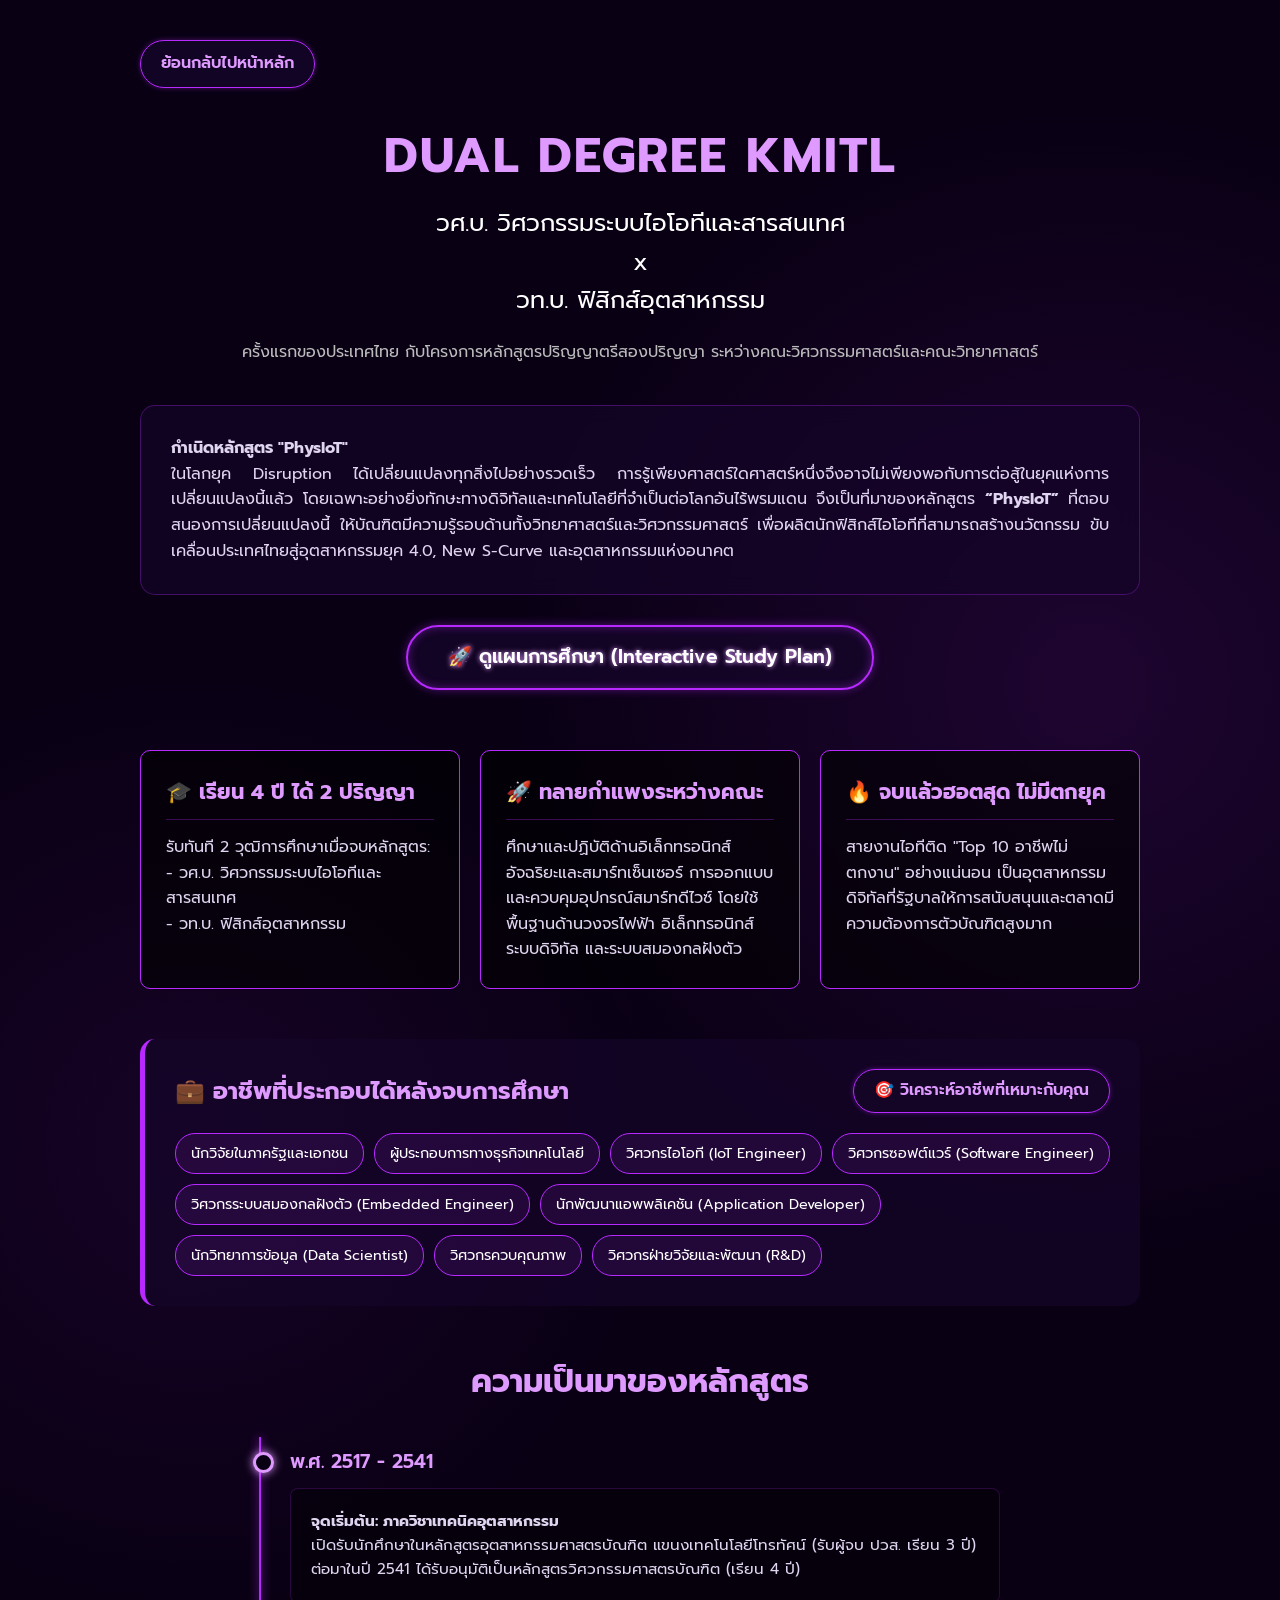
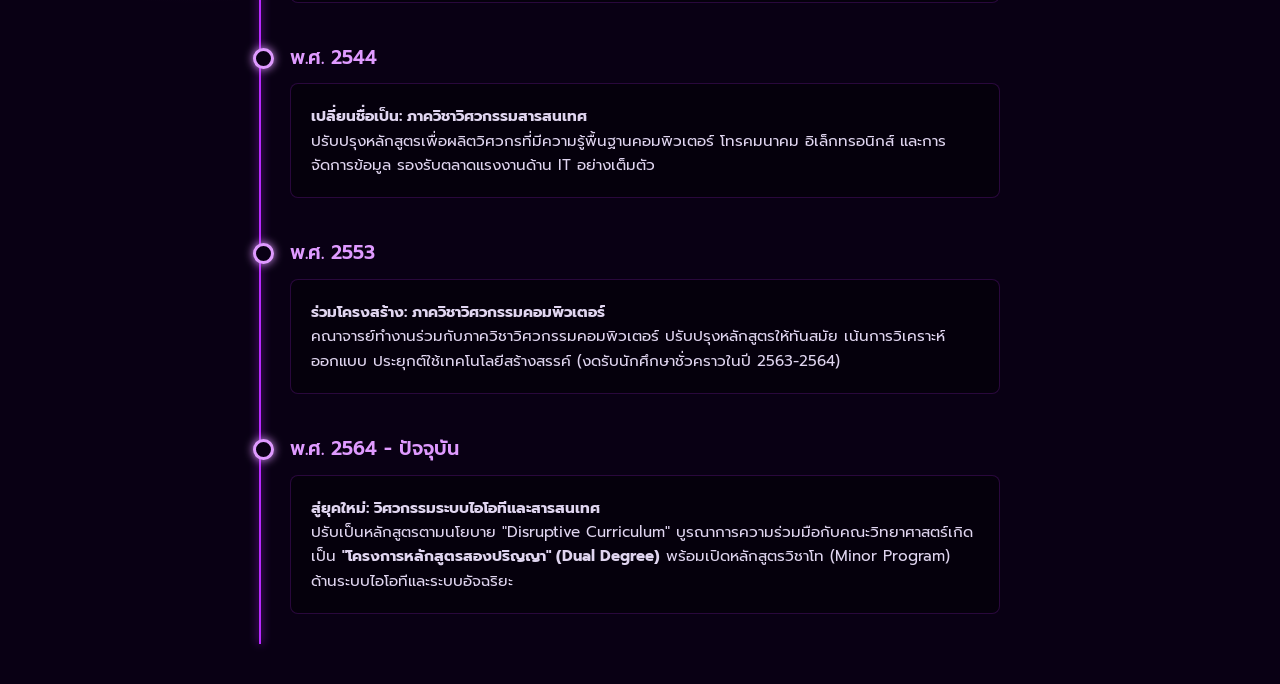
<file: Numpu/About_PhysIoT.html>
<!DOCTYPE html>
<html lang="th">
<head>
    <meta charset="UTF-8">
    <meta name="viewport" content="width=device-width, initial-scale=1.0">
    <title>About IoT - Dual Degree KMITL</title>
    <link href="https://fonts.googleapis.com/css2?family=Prompt:wght@300;400;600&display=swap" rel="stylesheet">
    <link rel="stylesheet" href="AboutIot.css">
</head>
<body>

    <div class="container">

<body>

<div class="container">

    <a href="../index.html" class="btn-back-main">                  ย้อนกลับไปหน้าหลัก</a>

        <div class="hero-section">
            <h1>DUAL DEGREE KMITL</h1>
            <h2>วศ.บ. วิศวกรรมระบบไอโอทีและสารสนเทศ<br>x<br>วท.บ. ฟิสิกส์อุตสาหกรรม</h2>
            <p class="subtitle">ครั้งแรกของประเทศไทย กับโครงการหลักสูตรปริญญาตรีสองปริญญา ระหว่างคณะวิศวกรรมศาสตร์และคณะวิทยาศาสตร์</p>
        </div>

        <div class="intro-text">
            <p><strong>กำเนิดหลักสูตร "PhysIoT"</strong><br>
            ในโลกยุค Disruption ได้เปลี่ยนแปลงทุกสิ่งไปอย่างรวดเร็ว การรู้เพียงศาสตร์ใดศาสตร์หนึ่งจึงอาจไม่เพียงพอกับการต่อสู้ในยุคแห่งการเปลี่ยนแปลงนี้แล้ว โดยเฉพาะอย่างยิ่งทักษะทางดิจิทัลและเทคโนโลยีที่จำเป็นต่อโลกอันไร้พรมแดน จึงเป็นที่มาของหลักสูตร <strong>“PhysIoT”</strong> ที่ตอบสนองการเปลี่ยนแปลงนี้ ให้บัณฑิตมีความรู้รอบด้านทั้งวิทยาศาสตร์และวิศวกรรมศาสตร์ เพื่อผลิตนักฟิสิกส์ไอโอทีที่สามารถสร้างนวัตกรรม ขับเคลื่อนประเทศไทยสู่อุตสาหกรรมยุค 4.0, New S-Curve และอุตสาหกรรมแห่งอนาคต</p>
        </div>

        <div class="cta-container">
            <a href="plan/FontOpen1.html" class="btn-glow">🚀 ดูแผนการศึกษา (Interactive Study Plan)</a>
        </div>

        <div class="features-grid">
            <div class="feature-card">
                <h3>🎓 เรียน 4 ปี ได้ 2 ปริญญา</h3>
                <p>รับทันที 2 วุฒิการศึกษาเมื่อจบหลักสูตร: <br>- วศ.บ. วิศวกรรมระบบไอโอทีและสารสนเทศ<br>- วท.บ. ฟิสิกส์อุตสาหกรรม</p>
            </div>
            
            <div class="feature-card">
                <h3>🚀 ทลายกำแพงระหว่างคณะ</h3>
                <p>ศึกษาและปฏิบัติด้านอิเล็กทรอนิกส์อัจฉริยะและสมาร์ทเซ็นเซอร์ การออกแบบและควบคุมอุปกรณ์สมาร์ทดีไวซ์ โดยใช้พื้นฐานด้านวงจรไฟฟ้า อิเล็กทรอนิกส์ ระบบดิจิทัล และระบบสมองกลฝังตัว</p>
            </div>

            <div class="feature-card">
                <h3>🔥 จบแล้วฮอตสุด ไม่มีตกยุค</h3>
                <p>สายงานไอทีติด "Top 10 อาชีพไม่ตกงาน" อย่างแน่นอน เป็นอุตสาหกรรมดิจิทัลที่รัฐบาลให้การสนับสนุนและตลาดมีความต้องการตัวบัณฑิตสูงมาก</p>
            </div>
        </div>

        <div class="careers-section">
            <div class="careers-header">
                <h3>💼 อาชีพที่ประกอบได้หลังจบการศึกษา</h3>
                <a href="sho/analyze.html" class="btn-analyze">🎯 วิเคราะห์อาชีพที่เหมาะกับคุณ</a>
            </div>

            <div class="career-tags">
                <span class="career-tag">นักวิจัยในภาครัฐและเอกชน</span>
                <span class="career-tag">ผู้ประกอบการทางธุรกิจเทคโนโลยี</span>
                <span class="career-tag">วิศวกรไอโอที (IoT Engineer)</span>
                <span class="career-tag">วิศวกรซอฟต์แวร์ (Software Engineer)</span>
                <span class="career-tag">วิศวกรระบบสมองกลฝังตัว (Embedded Engineer)</span>
                <span class="career-tag">นักพัฒนาแอพพลิเคชัน (Application Developer)</span>
                <span class="career-tag">นักวิทยาการข้อมูล (Data Scientist)</span>
                <span class="career-tag">วิศวกรควบคุณภาพ</span>
                <span class="career-tag">วิศวกรฝ่ายวิจัยและพัฒนา (R&D)</span>
            </div>
        </div>


        
        <div class="history-section">
            <h3 class="history-title">ความเป็นมาของหลักสูตร</h3>
            <div class="timeline">
                <div class="timeline-item">
                    <div class="timeline-date">พ.ศ. 2517 - 2541</div>
                    <div class="timeline-content">
                        <strong>จุดเริ่มต้น: ภาควิชาเทคนิคอุตสาหกรรม</strong><br>
                        เปิดรับนักศึกษาในหลักสูตรอุตสาหกรรมศาสตรบัณฑิต แขนงเทคโนโลยีโทรทัศน์ (รับผู้จบ ปวส. เรียน 3 ปี) ต่อมาในปี 2541 ได้รับอนุมัติเป็นหลักสูตรวิศวกรรมศาสตรบัณฑิต (เรียน 4 ปี)
                    </div>
                </div>

                <div class="timeline-item">
                    <div class="timeline-date">พ.ศ. 2544</div>
                    <div class="timeline-content">
                        <strong>เปลี่ยนชื่อเป็น: ภาควิชาวิศวกรรมสารสนเทศ</strong><br>
                        ปรับปรุงหลักสูตรเพื่อผลิตวิศวกรที่มีความรู้พื้นฐานคอมพิวเตอร์ โทรคมนาคม อิเล็กทรอนิกส์ และการจัดการข้อมูล รองรับตลาดแรงงานด้าน IT อย่างเต็มตัว
                    </div>
                </div>

                <div class="timeline-item">
                    <div class="timeline-date">พ.ศ. 2553</div>
                    <div class="timeline-content">
                        <strong>ร่วมโครงสร้าง: ภาควิชาวิศวกรรมคอมพิวเตอร์</strong><br>
                        คณาจารย์ทำงานร่วมกับภาควิชาวิศวกรรมคอมพิวเตอร์ ปรับปรุงหลักสูตรให้ทันสมัย เน้นการวิเคราะห์ ออกแบบ ประยุกต์ใช้เทคโนโลยีสร้างสรรค์ (งดรับนักศึกษาชั่วคราวในปี 2563-2564)
                    </div>
                </div>

                <div class="timeline-item">
                    <div class="timeline-date">พ.ศ. 2564 - ปัจจุบัน</div>
                    <div class="timeline-content">
                        <strong>สู่ยุคใหม่: วิศวกรรมระบบไอโอทีและสารสนเทศ</strong><br>
                        ปรับเป็นหลักสูตรตามนโยบาย "Disruptive Curriculum" บูรณาการความร่วมมือกับคณะวิทยาศาสตร์เกิดเป็น <strong>"โครงการหลักสูตรสองปริญญา" (Dual Degree)</strong> พร้อมเปิดหลักสูตรวิชาโท (Minor Program) ด้านระบบไอโอทีและระบบอัจฉริยะ
                    </div>
                </div>
            </div>
        </div>

    </div>

</body>
</html>
</file>
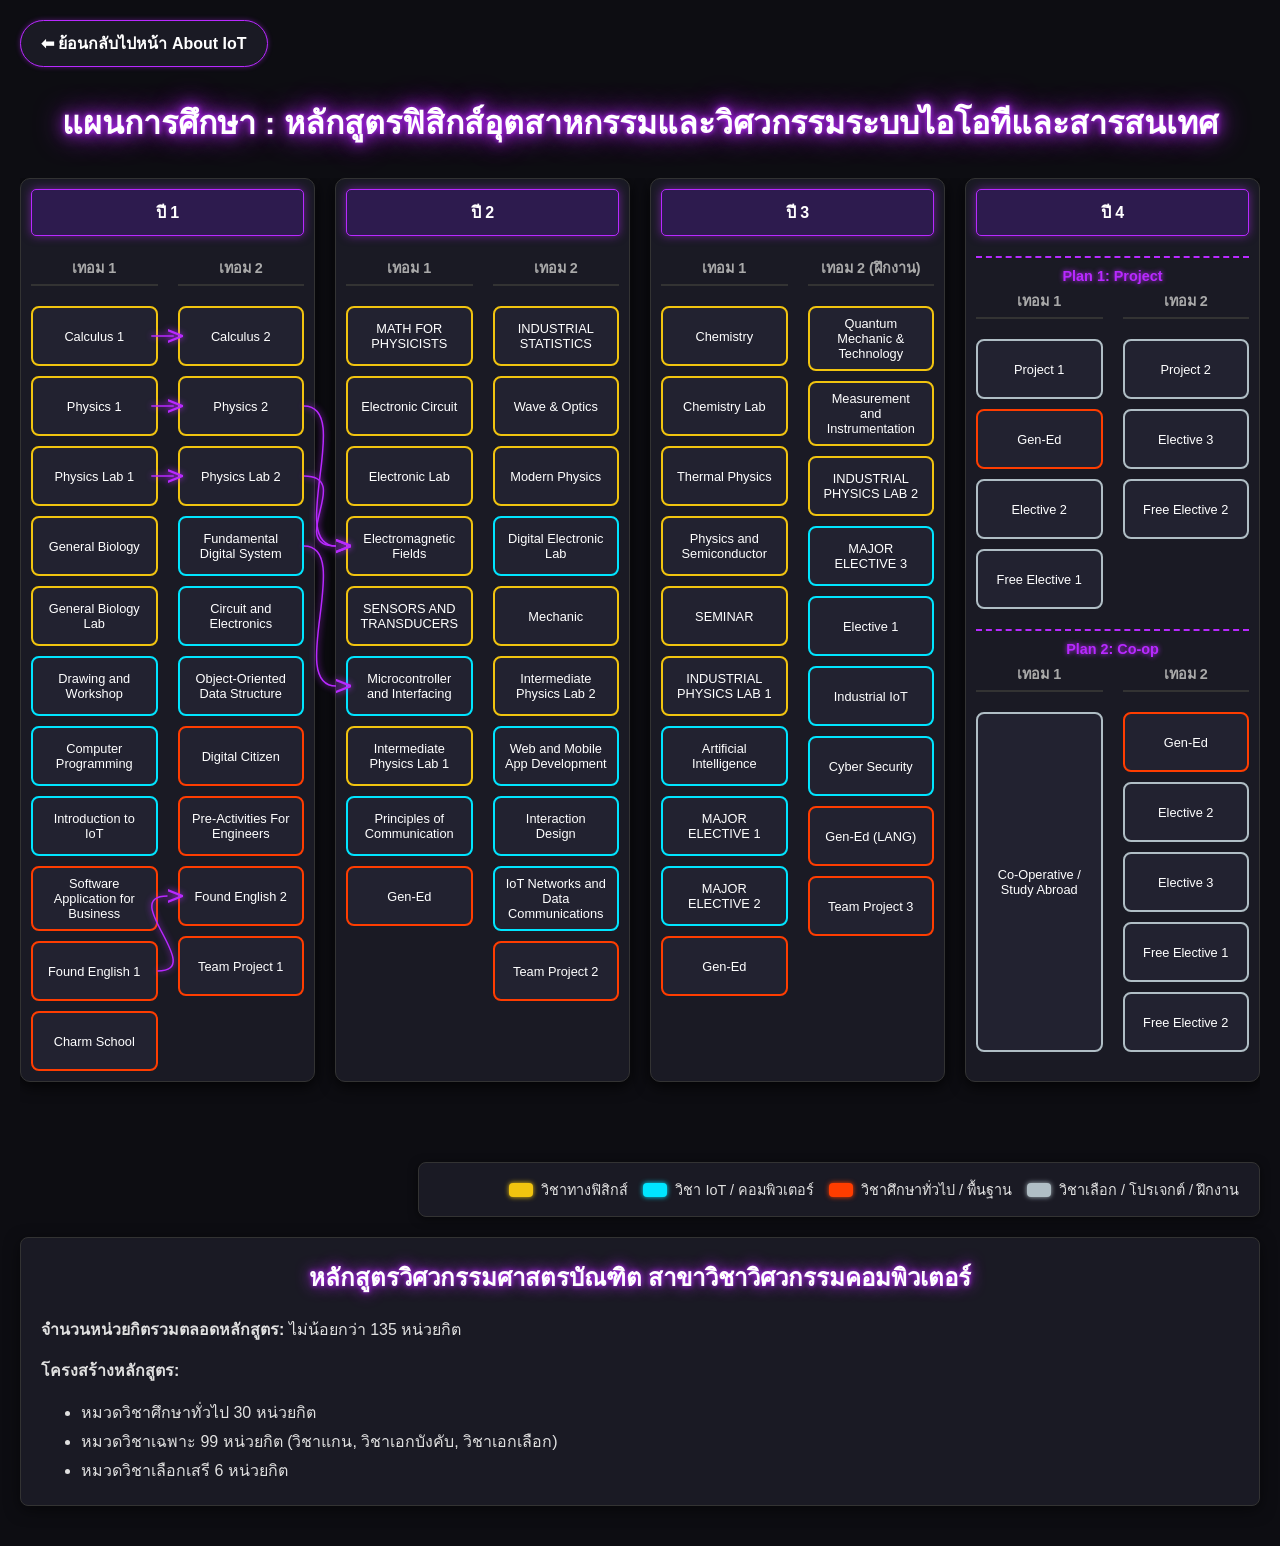
<file: Numpu/plan/FontOpen1.html>
<!DOCTYPE html>
<html lang="th">
<head>
    <meta charset="UTF-8">
    <meta name="viewport" content="width=device-width, initial-scale=1.0">
    <title>Study Plan - Interactive</title>
    <link rel="stylesheet" href="style1.css">
</head>
<body>

    <a href="../About_PhysIoT.html" class="btn-back-home">⬅ ย้อนกลับไปหน้า About IoT</a>

    <h1>แผนการศึกษา : หลักสูตรฟิสิกส์อุตสาหกรรมและวิศวกรรมระบบไอโอทีและสารสนเทศ</h1>

    <div class="plan-container" id="planContainer">
        <svg id="arrowLayer"></svg>

        <div class="year-column">
            <div class="year-header y1">ปี 1</div>
            <div class="terms-container">
                <div class="term-column">
                    <div class="term-header">เทอม 1</div>
                    <div class="course border-yellow" id="cal1" onclick="goToSubject('Calculus 1')">Calculus 1</div>
                    <div class="course border-yellow" id="phy1" onclick="goToSubject('Physics 1')">Physics 1</div>
                    <div class="course border-yellow" id="phyLab1" onclick="goToSubject('Physics Lab 1')">Physics Lab 1</div>
                    <div class="course border-yellow" onclick="goToSubject('General Biology')">General Biology</div>
                    <div class="course border-yellow" onclick="goToSubject('General Biology Lab')">General Biology Lab</div>
                    <div class="course border-blue" onclick="goToSubject('Drawing and Workshop')">Drawing and Workshop</div>
                    <div class="course border-blue" onclick="goToSubject('Computer Programming')">Computer Programming</div>
                    <div class="course border-blue" onclick="goToSubject('Introduction to IoT')">Introduction to IoT</div>
                    <div class="course border-orange" onclick="goToSubject('Software Application for Business')">Software Application for Business</div>
                    <div class="course border-orange" id="eng1" onclick="goToSubject('Found English 1')">Found English 1</div>
                    <div class="course border-orange" onclick="goToSubject('Charm School')">Charm School</div>
                </div>
                <div class="term-column">
                    <div class="term-header">เทอม 2</div>
                    <div class="course border-yellow" id="cal2" onclick="goToSubject('Calculus 2')">Calculus 2</div>
                    <div class="course border-yellow" id="phy2" onclick="goToSubject('Physics 2')">Physics 2</div>
                    <div class="course border-yellow" id="phyLab2" onclick="goToSubject('Physics Lab 2')">Physics Lab 2</div>
                    <div class="course border-blue" id="fundDigi" onclick="goToSubject('Fundamental Digital System')">Fundamental Digital System</div>
                    <div class="course border-blue" id="circuits" onclick="goToSubject('Circuit and Electronics')">Circuit and Electronics</div>
                    <div class="course border-blue" onclick="goToSubject('Object-Oriented Data Structure')">Object-Oriented Data Structure</div>
                    <div class="course border-orange" onclick="goToSubject('Digital Citizen')">Digital Citizen</div>
                    <div class="course border-orange" onclick="goToSubject('Pre-Activities For Engineers')">Pre-Activities For Engineers</div>
                    <div class="course border-orange" id="eng2" onclick="goToSubject('Found English 2')">Found English 2</div>
                    <div class="course border-orange" onclick="goToSubject('Team Project 1')">Team Project 1</div>
                </div>
            </div>
        </div>

        <div class="year-column">
            <div class="year-header y2">ปี 2</div>
            <div class="terms-container">
                <div class="term-column">
                    <div class="term-header">เทอม 1</div>
                    <div class="course border-yellow" onclick="goToSubject('MATH FOR PHYSICISTS')">MATH FOR PHYSICISTS</div>
                    <div class="course border-yellow" onclick="goToSubject('Electronic Circuit')">Electronic Circuit</div>
                    <div class="course border-yellow" onclick="goToSubject('Electronic Lab')">Electronic Lab</div>
                    <div class="course border-yellow" id="emag" onclick="goToSubject('Electromagnetic Fields')">Electromagnetic Fields</div>
                    <div class="course border-yellow" onclick="goToSubject('SENSORS AND TRANSDUCERS')">SENSORS AND TRANSDUCERS</div>
                    <div class="course border-blue" id="microcon" onclick="goToSubject('Microcontroller and Interfacing')">Microcontroller and Interfacing</div>
                    <div class="course border-yellow" onclick="goToSubject('Intermediate Physics Lab 1')">Intermediate Physics Lab 1</div>
                    <div class="course border-blue" onclick="goToSubject('Principles of Communication')">Principles of Communication</div>
                    <div class="course border-orange" onclick="goToSubject('Gen-Ed')">Gen-Ed</div>
                </div>
                <div class="term-column">
                    <div class="term-header">เทอม 2</div>
                    <div class="course border-yellow" onclick="goToSubject('INDUSTRIAL STATISTICS')">INDUSTRIAL STATISTICS</div>
                    <div class="course border-yellow" onclick="goToSubject('Wave & Optics')">Wave & Optics</div>
                    <div class="course border-yellow" onclick="goToSubject('Modern Physics')">Modern Physics</div>
                    <div class="course border-blue" onclick="goToSubject('Digital Electronic Lab')">Digital Electronic Lab</div>
                    <div class="course border-yellow" onclick="goToSubject('Mechanic')">Mechanic</div>
                    <div class="course border-yellow" onclick="goToSubject('Intermediate Physics Lab 2')">Intermediate Physics Lab 2</div>
                    <div class="course border-blue" onclick="goToSubject('Web and Mobile App Development')">Web and Mobile App Development</div>
                    <div class="course border-blue" onclick="goToSubject('Interaction Design')">Interaction Design</div>
                    <div class="course border-blue" onclick="goToSubject('IoT Networks and Data Communications')">IoT Networks and Data Communications</div>
                    <div class="course border-orange" onclick="goToSubject('Team Project 2')">Team Project 2</div>
                </div>
            </div>
        </div>

        <div class="year-column">
            <div class="year-header y3">ปี 3</div>
            <div class="terms-container">
                <div class="term-column">
                    <div class="term-header">เทอม 1</div>
                    <div class="course border-yellow" onclick="goToSubject('Chemistry')">Chemistry</div>
                    <div class="course border-yellow" onclick="goToSubject('Chemistry Lab')">Chemistry Lab</div>
                    <div class="course border-yellow" onclick="goToSubject('Thermal Physics')">Thermal Physics</div>
                    <div class="course border-yellow" onclick="goToSubject('Physics and Semiconductor')">Physics and Semiconductor</div>
                    <div class="course border-yellow" onclick="goToSubject('SEMINAR')">SEMINAR</div>
                    <div class="course border-yellow" onclick="goToSubject('INDUSTRIAL PHYSICS LAB 1')">INDUSTRIAL PHYSICS LAB 1</div>
                    <div class="course border-blue" onclick="goToSubject('Artificial Intelligence')">Artificial Intelligence</div>
                    <div class="course border-blue" onclick="goToSubject('MAJOR ELECTIVE 1')">MAJOR ELECTIVE 1</div>
                    <div class="course border-blue" onclick="goToSubject('MAJOR ELECTIVE 2')">MAJOR ELECTIVE 2</div>
                    <div class="course border-orange" onclick="goToSubject('Gen-Ed')">Gen-Ed</div>
                </div>
                <div class="term-column">
                    <div class="term-header">เทอม 2 (ฝึกงาน)</div>
                    <div class="course border-yellow" onclick="goToSubject('Quantum Mechanic & Technology')">Quantum Mechanic & Technology</div>
                    <div class="course border-yellow" onclick="goToSubject('Measurement and Instrumentation')">Measurement and Instrumentation</div>
                    <div class="course border-yellow" onclick="goToSubject('INDUSTRIAL PHYSICS LAB 2')">INDUSTRIAL PHYSICS LAB 2</div>
                    <div class="course border-blue" onclick="goToSubject('MAJOR ELECTIVE 3')">MAJOR ELECTIVE 3</div>
                    <div class="course border-blue" onclick="goToSubject('Elective 1')">Elective 1</div>
                    <div class="course border-blue" onclick="goToSubject('Industrial IoT')">Industrial IoT</div>
                    <div class="course border-blue" onclick="goToSubject('Cyber Security')">Cyber Security</div>
                    <div class="course border-orange" onclick="goToSubject('Gen-Ed (LANG)')">Gen-Ed (LANG)</div>
                    <div class="course border-orange" onclick="goToSubject('Team Project 3')">Team Project 3</div>
                </div>
            </div>
        </div>

        <div class="year-column">
            <div class="year-header y4">ปี 4</div>

            <div class="plan-divider">Plan 1: Project</div>
            <div class="terms-container">
                <div class="term-column">
                    <div class="term-header">เทอม 1</div>
                    <div class="course border-gray" onclick="goToSubject('Project 1')">Project 1</div>
                    <div class="course border-orange" onclick="goToSubject('Gen-Ed')">Gen-Ed</div>
                    <div class="course border-gray" onclick="goToSubject('Elective 2')">Elective 2</div>
                    <div class="course border-gray" onclick="goToSubject('Free Elective 1')">Free Elective 1</div>
                </div>
                <div class="term-column">
                    <div class="term-header">เทอม 2</div>
                    <div class="course border-gray" onclick="goToSubject('Project 2')">Project 2</div>
                    <div class="course border-gray" onclick="goToSubject('Elective 3')">Elective 3</div>
                    <div class="course border-gray" onclick="goToSubject('Free Elective 2')">Free Elective 2</div>
                </div>
            </div>

            <div class="plan-divider">Plan 2: Co-op</div>
            <div class="terms-container">
                <div class="term-column">
                    <div class="term-header">เทอม 1</div>
                    <div class="course border-gray" style="height: 100%;" onclick="goToSubject('Co-Operative / Study Abroad')">Co-Operative /<br>Study Abroad</div>
                </div>
                <div class="term-column">
                    <div class="term-header">เทอม 2</div>
                    <div class="course border-orange" onclick="goToSubject('Gen-Ed')">Gen-Ed</div>
                    <div class="course border-gray" onclick="goToSubject('Elective 2')">Elective 2</div>
                    <div class="course border-gray" onclick="goToSubject('Elective 3')">Elective 3</div>
                    <div class="course border-gray" onclick="goToSubject('Free Elective 1')">Free Elective 1</div>
                    <div class="course border-gray" onclick="goToSubject('Free Elective 2')">Free Elective 2</div>
                </div>
            </div>
        </div>
    </div>

    <div class="legend-container">
        <div class="legend-item">
            <div class="legend-box bg-yellow"></div> วิชาทางฟิสิกส์
        </div>
        <div class="legend-item">
            <div class="legend-box bg-blue"></div> วิชา IoT / คอมพิวเตอร์
        </div>
        <div class="legend-item">
            <div class="legend-box bg-orange"></div> วิชาศึกษาทั่วไป / พื้นฐาน
        </div>
        <div class="legend-item">
            <div class="legend-box bg-gray"></div> วิชาเลือก / โปรเจกต์ / ฝึกงาน
        </div>
    </div>

    <div class="info-box" style="padding: 20px; border-radius: 8px; margin-bottom: 20px; box-shadow: 0 4px 15px rgba(0, 0, 0, 0.5); margin-top: 20px; background-color: var(--box-bg);">
        <h2 style="margin-top: 0; color: #ffffff; text-shadow: 0 0 5px #b829ff, 0 0 15px #b829ff; text-align: center;">หลักสูตรวิศวกรรมศาสตรบัณฑิต สาขาวิชาวิศวกรรมคอมพิวเตอร์</h2>
        <p><strong>จำนวนหน่วยกิตรวมตลอดหลักสูตร:</strong> ไม่น้อยกว่า 135 หน่วยกิต</p>
        <p><strong>โครงสร้างหลักสูตร:</strong></p>
        <ul style="margin-bottom: 0; line-height: 1.8;">
            <li>หมวดวิชาศึกษาทั่วไป 30 หน่วยกิต</li>
            <li>หมวดวิชาเฉพาะ 99 หน่วยกิต (วิชาแกน, วิชาเอกบังคับ, วิชาเอกเลือก)</li>
            <li>หมวดวิชาเลือกเสรี 6 หน่วยกิต</li>
        </ul>
    </div>

    <script src="FontOpen1.js"></script>
</body>
</html>
</file>
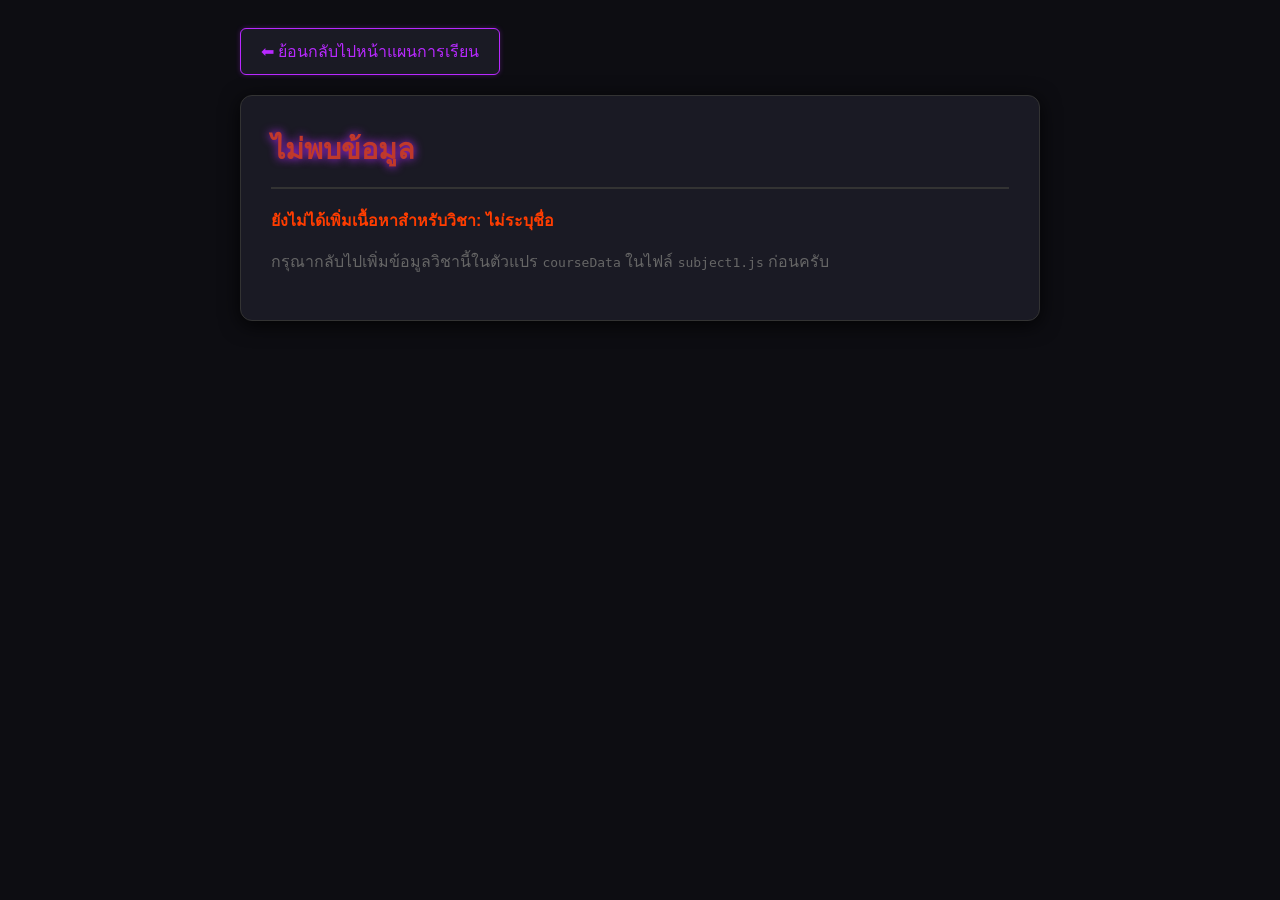
<file: Numpu/plan/subject1.html>
<!DOCTYPE html>
<html lang="th">
<head>
    <meta charset="UTF-8">
    <meta name="viewport" content="width=device-width, initial-scale=1.0">
    <title>รายละเอียดรายวิชา</title>
    <link rel="stylesheet" href="subject1.css">
</head>
<body>

    <div class="container">
        <button class="btn-back" onclick="window.history.back()">⬅ ย้อนกลับไปหน้าแผนการเรียน</button>

        <div class="course-card" id="displayArea">
            <h1 id="courseTitle" style="color: #ffffff; text-shadow: 0 0 10px #b829ff; margin-top: 0; border-bottom: 2px solid #333; padding-bottom: 15px; font-size: 1.8em;">
                กำลังโหลดข้อมูล...
            </h1>
        </div>
    </div>

    <script src="subject1.js"></script>
</body>
</html>
</file>
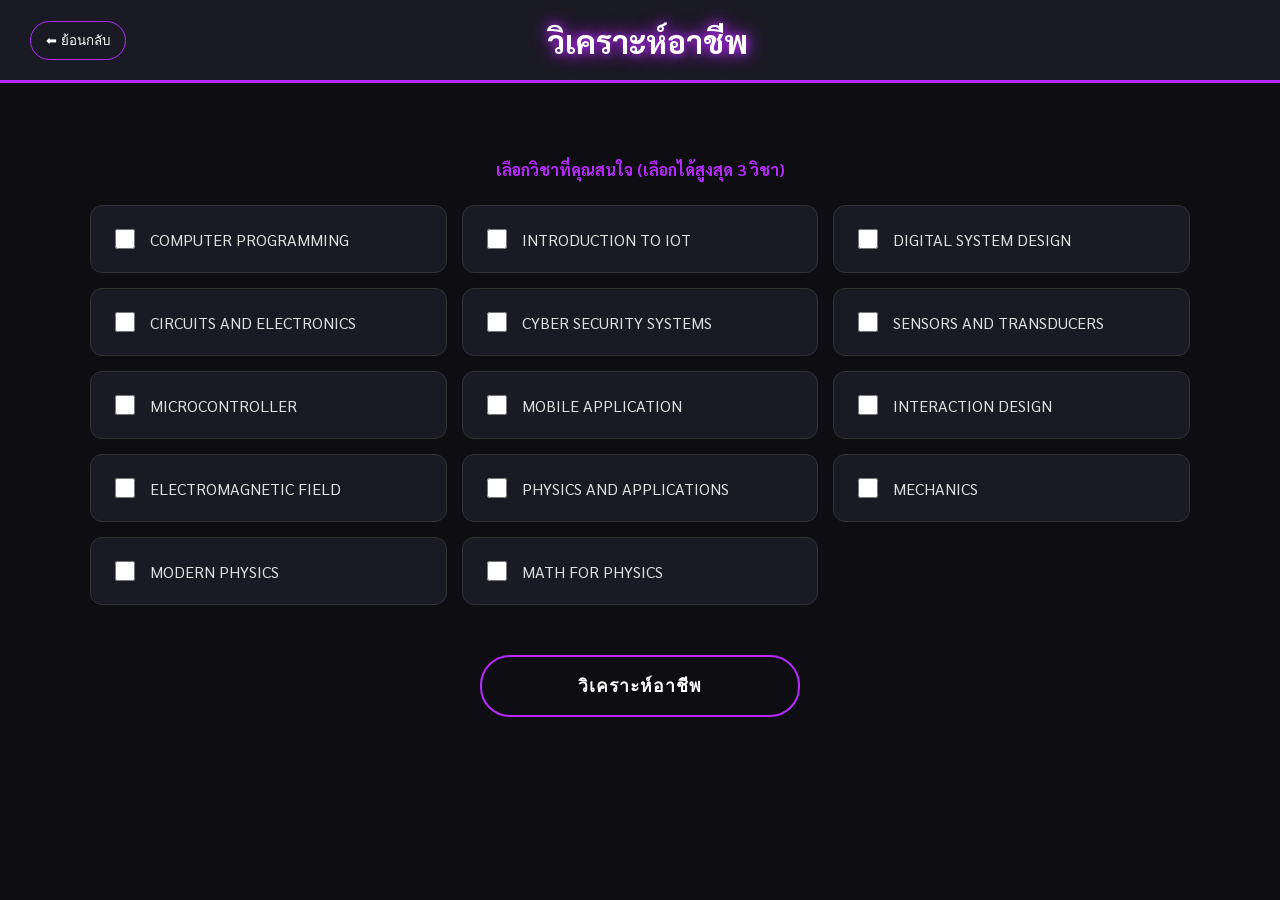
<file: Numpu/sho/analyze.html>
<!DOCTYPE html>
<html lang="th">

<head>
    <meta charset="UTF-8">
    <meta name="viewport" content="width=device-width, initial-scale=1.0">
    <title>Career Analyzer Pro | Cyber Edition</title>
    <link rel="stylesheet" href="style.css">
    <link href="https://fonts.googleapis.com/css2?family=Sarabun:wght@400;700&display=swap" rel="stylesheet">
</head>

<body>

    <header class="main-header">
        <button class="btn-back-home" onclick="window.location.href='../About_PhysIoT.html'">⬅ ย้อนกลับ</button>
        <h1 class="header-title">วิเคราะห์อาชีพ</h1>
    </header>

    <main class="container">
        <p class="instruction">เลือกวิชาที่คุณสนใจ (เลือกได้สูงสุด 3 วิชา)</p>

        <div class="subject-grid">
            <label class="subject-item"><input type="checkbox" name="subject" value="programming"> COMPUTER
                PROGRAMMING</label>
            <label class="subject-item"><input type="checkbox" name="subject" value="iot"> INTRODUCTION TO IOT</label>
            <label class="subject-item"><input type="checkbox" name="subject" value="digital"> DIGITAL SYSTEM
                DESIGN</label>
            <label class="subject-item"><input type="checkbox" name="subject" value="circuits"> CIRCUITS AND
                ELECTRONICS</label>
            <label class="subject-item"><input type="checkbox" name="subject" value="security"> CYBER SECURITY
                SYSTEMS</label>
            <label class="subject-item"><input type="checkbox" name="subject" value="sensors"> SENSORS AND
                TRANSDUCERS</label>
            <label class="subject-item"><input type="checkbox" name="subject" value="micro"> MICROCONTROLLER</label>
            <label class="subject-item"><input type="checkbox" name="subject" value="mobile"> MOBILE APPLICATION</label>
            <label class="subject-item"><input type="checkbox" name="subject" value="interaction"> INTERACTION
                DESIGN</label>
            <label class="subject-item"><input type="checkbox" name="subject" value="em_field"> ELECTROMAGNETIC
                FIELD</label>
            <label class="subject-item"><input type="checkbox" name="subject" value="physics_app"> PHYSICS AND
                APPLICATIONS</label>
            <label class="subject-item"><input type="checkbox" name="subject" value="mechanics"> MECHANICS</label>
            <label class="subject-item"><input type="checkbox" name="subject" value="modern_physics"> MODERN
                PHYSICS</label>
            <label class="subject-item"><input type="checkbox" name="subject" value="math_physics"> MATH FOR
                PHYSICS</label>
        </div>

        <button class="analyze-btn" onclick="analyzeCareer()">วิเคราะห์อาชีพ</button>

        <div id="result-container" class="result-area"></div>
    </main>

    <script src="script.js"></script>
</body>

</html>
</file>
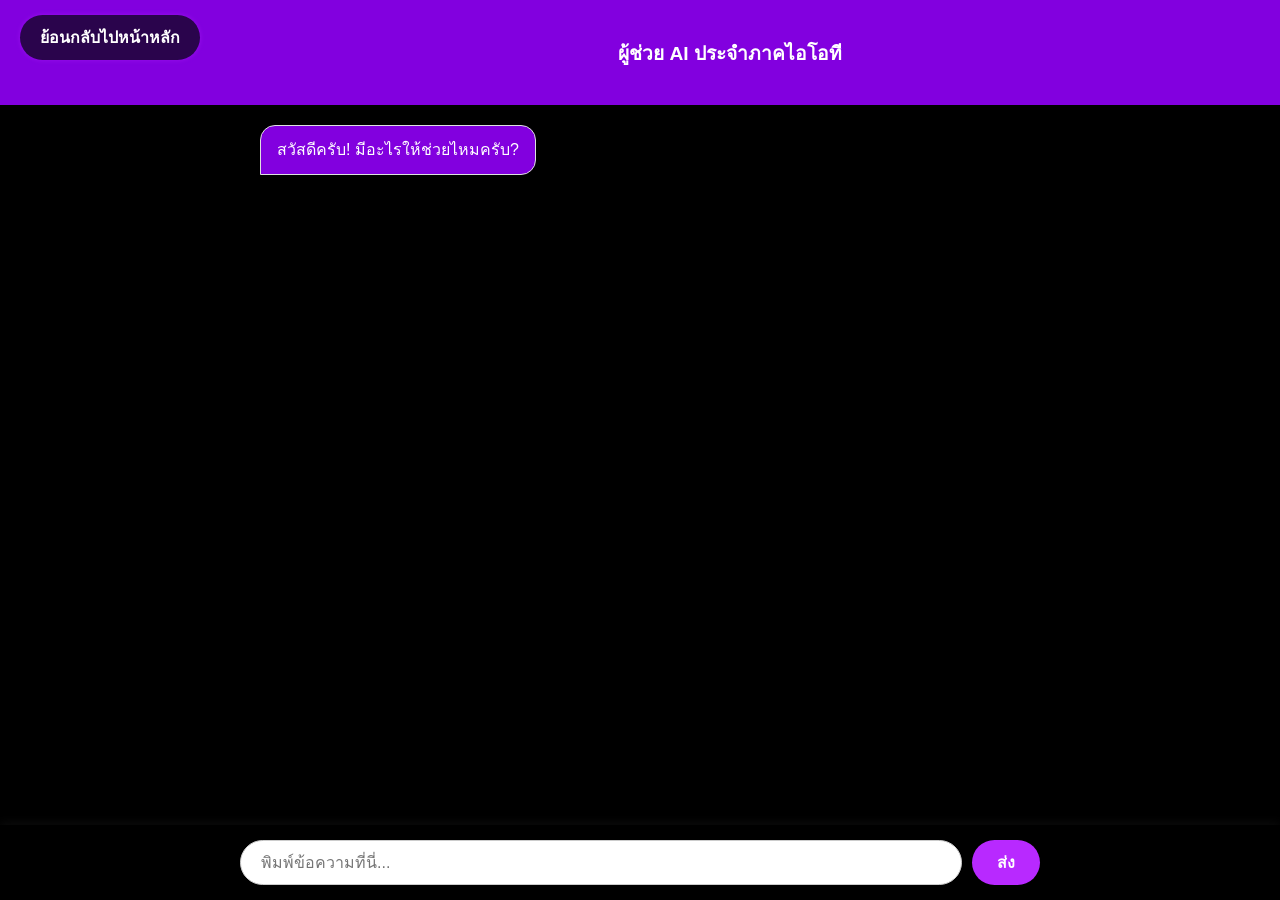
<file: Ozone/chatbot/chatbot-main/chatbot.html>
<!DOCTYPE html>
<html lang="th">
<head>
    <meta charset="UTF-8">
    <meta name="viewport" content="width=device-width, initial-scale=1.0">
    <title>PhysIoT AI Assistant</title>
    <style>
        /* --- CSS จัดหน้าตา (เหมือนเดิมครับ) --- */
        body { 
            margin: 0; 
            font-family: 'Sarabun', sans-serif;
             background-color: #000000; 
             display: flex; 
             flex-direction: column;
              height: 100vh; 
            }
        .chat-header { 
            background-color: #8200df; 
            color: rgb(255, 255, 255); 
            padding: 15px 20px; 
            display: flex; 
            align-items: center; 
            position: relative;
            font-size: 1.2rem; 
            box-shadow: 0 2px 5px rgba(0,0,0,0.1);
             z-index: 10; 
            }
        .chat-header span {
             flex-grow: 1; 
             text-align: center; 
             font-weight: bold; 
            }
        .back-btn { 
            color: rgb(255, 255, 255); 
            text-decoration: none;
             margin-right: 15px; 
             font-weight: bold; 
            }
        .chat-container { 
            flex-grow: 1;
             padding: 20px; 
             overflow-y: auto;
              display: flex; 
              flex-direction: column; 
              max-width: 800px; 
              margin: 0 auto;
               width: 100%;
                box-sizing: border-box;
             }
        .msg-box { 
            max-width: 80%; 
            padding: 12px 16px; 
            border-radius: 15px; margin-bottom: 15px;
             line-height: 1.5; 
             word-wrap: break-word; 
            }
        .bot-msg { 
            background-color: #8200df;
             color: #ffffff; align-self: flex-start;
              border-bottom-left-radius: 0; box-shadow: 0 1px 3px rgba(0,0,0,0.1); 
              border: 1px solid #e0e0e0;
             }
        .user-msg { 
            background-color:#8200df; color: #ffffff; 
            align-self: flex-end; border-bottom-right-radius: 0;
             box-shadow: 0 1px 3px rgba(0,0,0,0.1); 
            }
        .input-container { 
            background-color: rgb(0, 0, 0); 
            padding: 15px; 
            box-shadow: 0 -2px 10px rgba(255, 255, 255, 0.05);
             display: flex; 
             justify-content: center; 
            }
        .input-wrapper { 
            display: flex; 
            max-width: 800px;
             width: 100%;
              gap: 10px; 
            }
        #userInput { 
            flex-grow: 1; 
            padding: 12px 20px;
             border: 1px solid #ccc; border-radius: 25px;
              font-size: 1rem; outline: none; 
              transition: border-color 0.3s; 
            }
        #userInput:focus {
             border-color: #8200df; 
        }
        .send-btn { background-color: rgb(184, 41, 255); 
            color: white; 
            border: none; 
            padding: 10px 25px;
             border-radius: 25px; 
             cursor: pointer; font-size: 1rem; 
             font-weight: bold; 
             transition: background-color 0.2s; 
            }
        .send-btn:hover {
             background-color:rgb(184, 41, 255); 
            }
       
        @media screen and (max-width: 600px) {
            .chat-header {
                font-size: 1rem; /* ลดขนาดตัวอักษรหัวข้อลง */
                padding: 10px 15px;
            }
            .chat-container {
                padding: 10px; /* ลดขอบพื้นที่แชทลงให้มีที่ว่างพิมพ์เยอะขึ้น */
            }
            .msg-box {
                max-width: 90%; /* ขยายกล่องข้อความให้ใช้พื้นที่มือถือคุ้มค่าขึ้น */
                font-size: 0.95rem;
            }
            .input-container {
                padding: 10px;
            }
            #userInput {
                padding: 10px 15px; /* ย่อปุ่มและช่องพิมพ์ลงนิดหน่อย */
            }
            .send-btn {
                padding: 10px 15px;
            }
        }

        .btn-back-main {
            display: inline-flex;
            align-items: center;
            padding: 10px 20px;
            background-color: rgba(20, 5, 40, 0.8);
            color: var(--neon-light);
            text-decoration: none;
            font-size: 1rem;
            font-weight: 600;
            border: 1px solid var(--neon-purple);
            border-radius: 30px;
            margin-bottom: 30px; /* เว้นระยะห่างจากด้านล่างก่อนถึงข้อความถัดไป */
            transition: all 0.3s ease;
            box-shadow: 0 0 5px rgba(184, 41, 255, 0.4);
        }

        .btn-back-main:hover {
            background-color: var(--neon-purple);
            color: #fff;
            box-shadow: 0 0 15px var(--neon-purple);
            transform: translateY(-2px);
        }

        .btn-back-main:hover {
            background-color: #b829ff;
            color: white;
            box-shadow: 0 0 15px #b829ff;
        }

        @media (max-width: 600px) {
            .hero-section h1 { font-size: 2.2rem; }
            .hero-section h2 { font-size: 1.2rem; }
            .btn-glow { padding: 12px 25px; font-size: 1rem; }
            .careers-header { justify-content: center; }
        }

    </style>
</head>
<body>

    <div class="chat-header">
        <a href="../../../index.html" class="btn-back-main">                  ย้อนกลับไปหน้าหลัก</a>
        <span>ผู้ช่วย AI ประจำภาคไอโอที</span>
    </div>
    
    <div class="chat-container" id="chatBody">
        <div class="msg-box bot-msg">สวัสดีครับ!  มีอะไรให้ช่วยไหมครับ?</div>
    </div>

    <div class="input-container">
        <div class="input-wrapper">
            <input type="text" id="userInput" placeholder="พิมพ์ข้อความที่นี่..." onkeypress="if(event.key === 'Enter') sendChatMessage()">
            <button class="send-btn" onclick="sendChatMessage()">ส่ง</button>
        </div>
    </div>

    <script>
        // ---------------------------------------------------------
        // ติดต่อกับเซิร์ฟเวอร์ Python แทนการติดต่อ Google โดยตรง
        // ---------------------------------------------------------
        async function sendChatMessage() {
            let inputField = document.getElementById("userInput");
            let message = inputField.value.trim();
            if (message === "") return;

            let chatBody = document.getElementById("chatBody");

            // 1. นำข้อความผู้ใช้ขึ้นจอ
            chatBody.innerHTML += `<div class="msg-box user-msg">${message}</div>`;
            inputField.value = "";
            chatBody.scrollTop = chatBody.scrollHeight;

            // 2. ขึ้นสถานะกำลังโหลด
            chatBody.innerHTML += `<div class="msg-box bot-msg" id="loadingMsg">กำลังประมวลผล ⏳</div>`;
            chatBody.scrollTop = chatBody.scrollHeight;

            try {
                // 3. ยิงคำถามไปที่เซิร์ฟเวอร์ Python ของเรา (Port 5000)
                const response = await fetch("http://localhost:5000/ask", {
                    method: "POST",
                    headers: { "Content-Type": "application/json" },
                    body: JSON.stringify({ question: message }) // ส่งแค่คำถามไป
                });

                const data = await response.json();
                let loadingElement = document.getElementById("loadingMsg");

                // 4. ถ้าเซิร์ฟเวอร์ Python ตอบกลับมาว่ามี Error
                if (!response.ok || data.error) {
                    loadingElement.innerText = "เกิดข้อผิดพลาดจากฝั่งเซิร์ฟเวอร์: " + (data.error || "Unknown Error");
                    loadingElement.removeAttribute("id");
                    return;
                }

                // 5. เอาคำตอบจาก Python มาโชว์
                if (data.answer) {
                    let aiText = data.answer.replace(/\n/g, "<br>");
                    loadingElement.innerHTML = aiText;
                    loadingElement.removeAttribute("id"); 
                }

            } catch (error) {
                // Error นี้มักจะเกิดถ้าคุณลืมเปิดไฟล์ app.py ก่อนครับ
                let loadingElement = document.getElementById("loadingMsg");
                loadingElement.innerText = "หาเซิร์ฟเวอร์ไม่เจอครับ ลืมรันไฟล์ app.py หรือเปล่า?";
                loadingElement.removeAttribute("id");
            }
            
            chatBody.scrollTop = chatBody.scrollHeight;
        }
    </script>

</body>
</html>
</file>
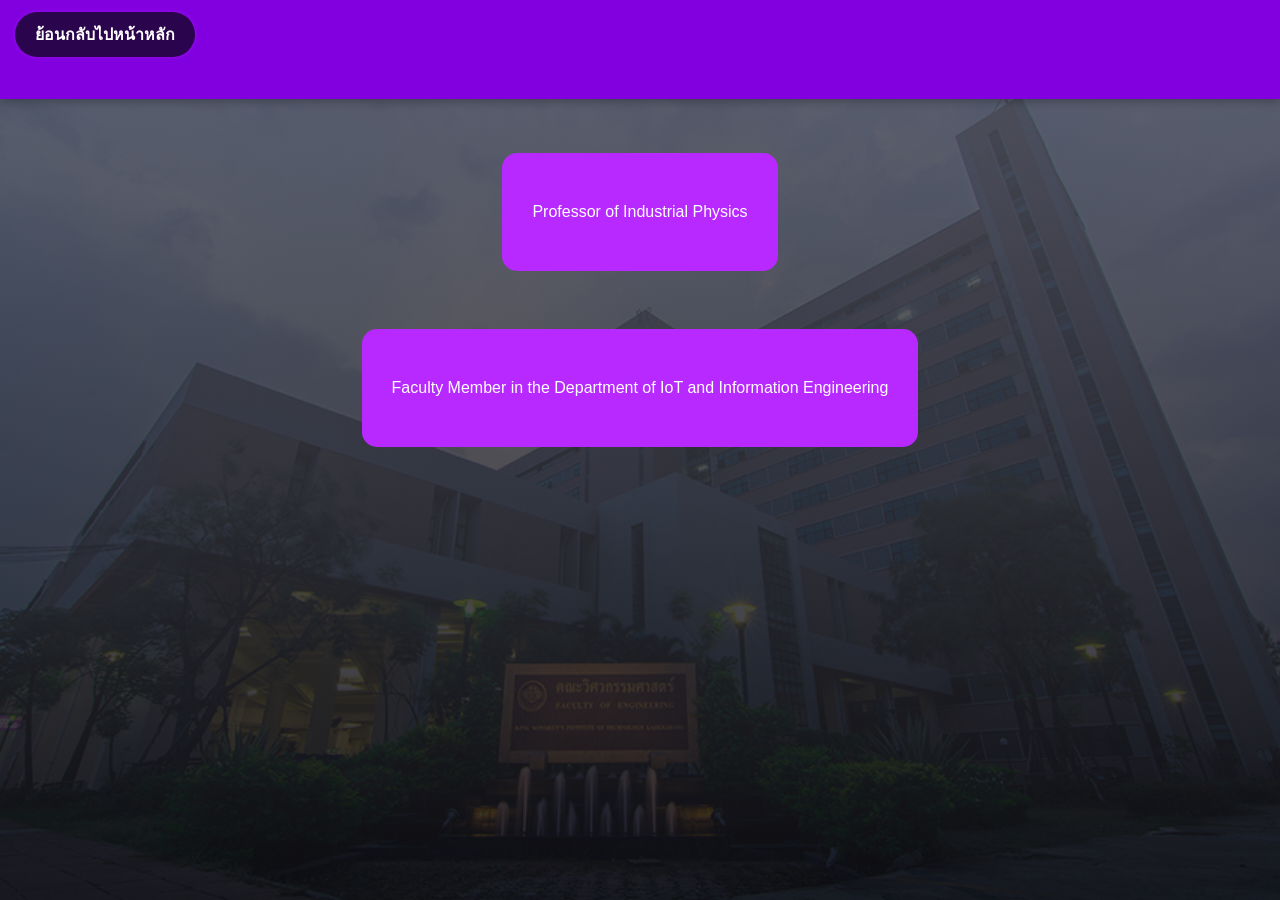
<file: Ozone/faculty/faculty-/faculty.html>
<!DOCTYPE html>
<html lang="en">
<head>
    <meta charset="UTF-8">
    <meta name="viewport" content="width=device-width, initial-scale=1.0">
    <title>Styled Link as Button</title>
    
    <style>
        .button-class {
            background-color:rgb(184, 41, 255); 
            
            color: rgb(255, 255, 255);              
            padding: 50px 30px;        
            text-align: center;
            text-decoration: none;     
            display: inline-block;
            font-size: 16px;
            margin: 4px 2px;
            cursor: pointer;
            
            
            border-radius: 15px; 
        }

        body {
            font-family: 'Sarabun', sans-serif;
            margin: 0;
            min-height: 100vh;
            background-color: #363434;
            background:
            linear-gradient(rgba(88, 88, 99, 0.85), rgba(13, 13, 18, 0.85)),
            url("zbuilding12.jpg");
            background-size: cover;
            background-position: center;
            background-repeat: no-repeat;
        }

        .main-header {
            background-color: #8200df;
            color: white;
            padding: 12px 15px;
            font-size: 1.2rem;
            position: sticky;
            top: 0;
            z-index: 100;
            box-shadow: 0 2px 10px rgba(0,0,0,0.3);
        }

        @media (max-width: 600px) {
            .button-class {
                font-size: 1.4rem; 
                padding: 40px 20px;
                width: 90%;
            }
        }

        .btn-back-main {
            display: inline-flex;
            align-items: center;
            padding: 10px 20px;
            background-color: rgba(20, 5, 40, 0.8);
            color: var(--neon-light);
            text-decoration: none;
            font-size: 1rem;
            font-weight: 600;
            border: 1px solid var(--neon-purple);
            border-radius: 30px;
            margin-bottom: 30px; /* เว้นระยะห่างจากด้านล่างก่อนถึงข้อความถัดไป */
            transition: all 0.3s ease;
            box-shadow: 0 0 5px rgba(184, 41, 255, 0.4);
        }

        .btn-back-main:hover {
            background-color: var(--neon-purple);
            color: #fff;
            box-shadow: 0 0 15px var(--neon-purple);
            transform: translateY(-2px);
        }

        .btn-back-main:hover {
            background-color: #b829ff;
            color: white;
            box-shadow: 0 0 15px #b829ff;
        }

        @media (max-width: 600px) {
            .hero-section h1 { font-size: 2.2rem; }
            .hero-section h2 { font-size: 1.2rem; }
            .btn-glow { padding: 12px 25px; font-size: 1rem; }
            .careers-header { justify-content: center; }
        }
    </style>

    
</head>
<body>
    <header class="main-header">
        <a href="../../../index.html" class="btn-back-main">                  ย้อนกลับไปหน้าหลัก</a>
    </header>

        
    <div style="text-align: center; margin-top: 50px;">
    <a href="sensei.html" class="button-class">Professor of Industrial Physics</a>

    </div>

    <div style="text-align: center; margin-top: 50px;">
    <a href="iot_sensei.html" class="button-class">Faculty Member in the Department of IoT and Information Engineering</a>

    </div>


</body>
</html>
</file>
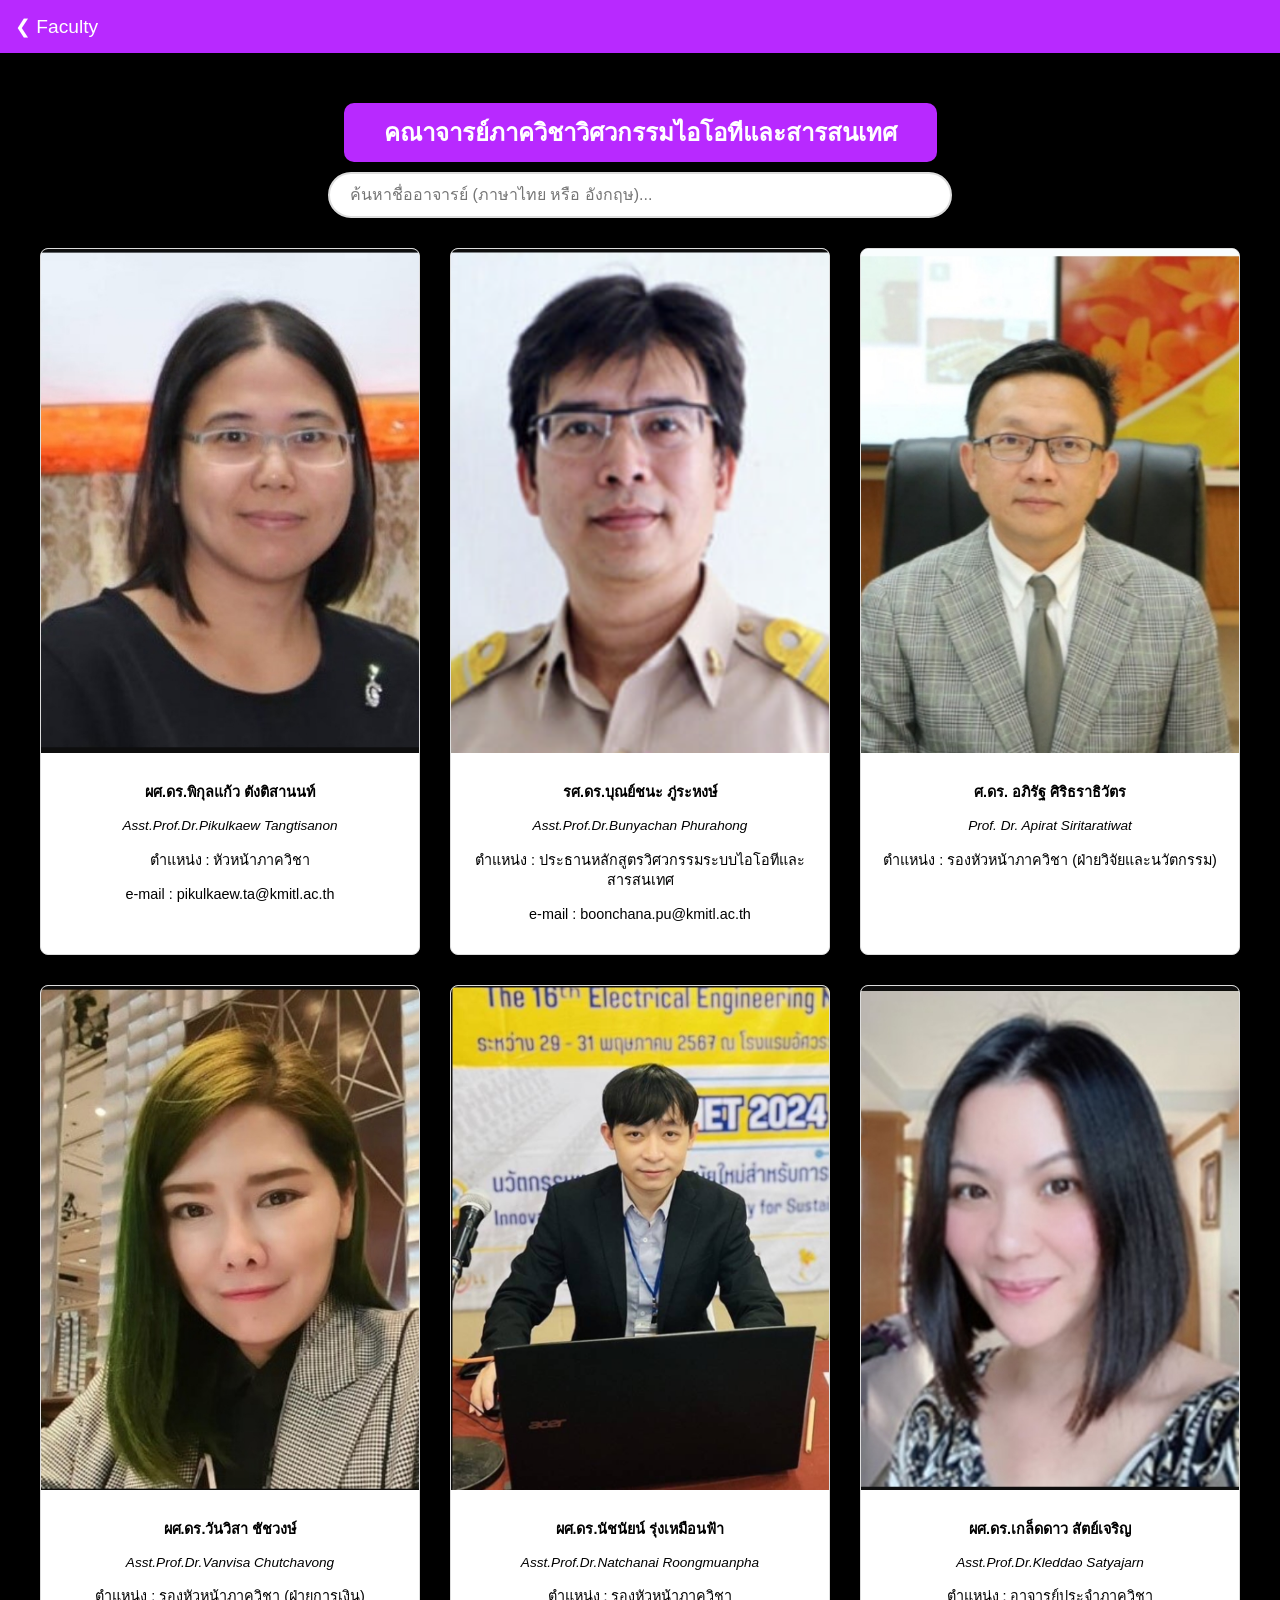
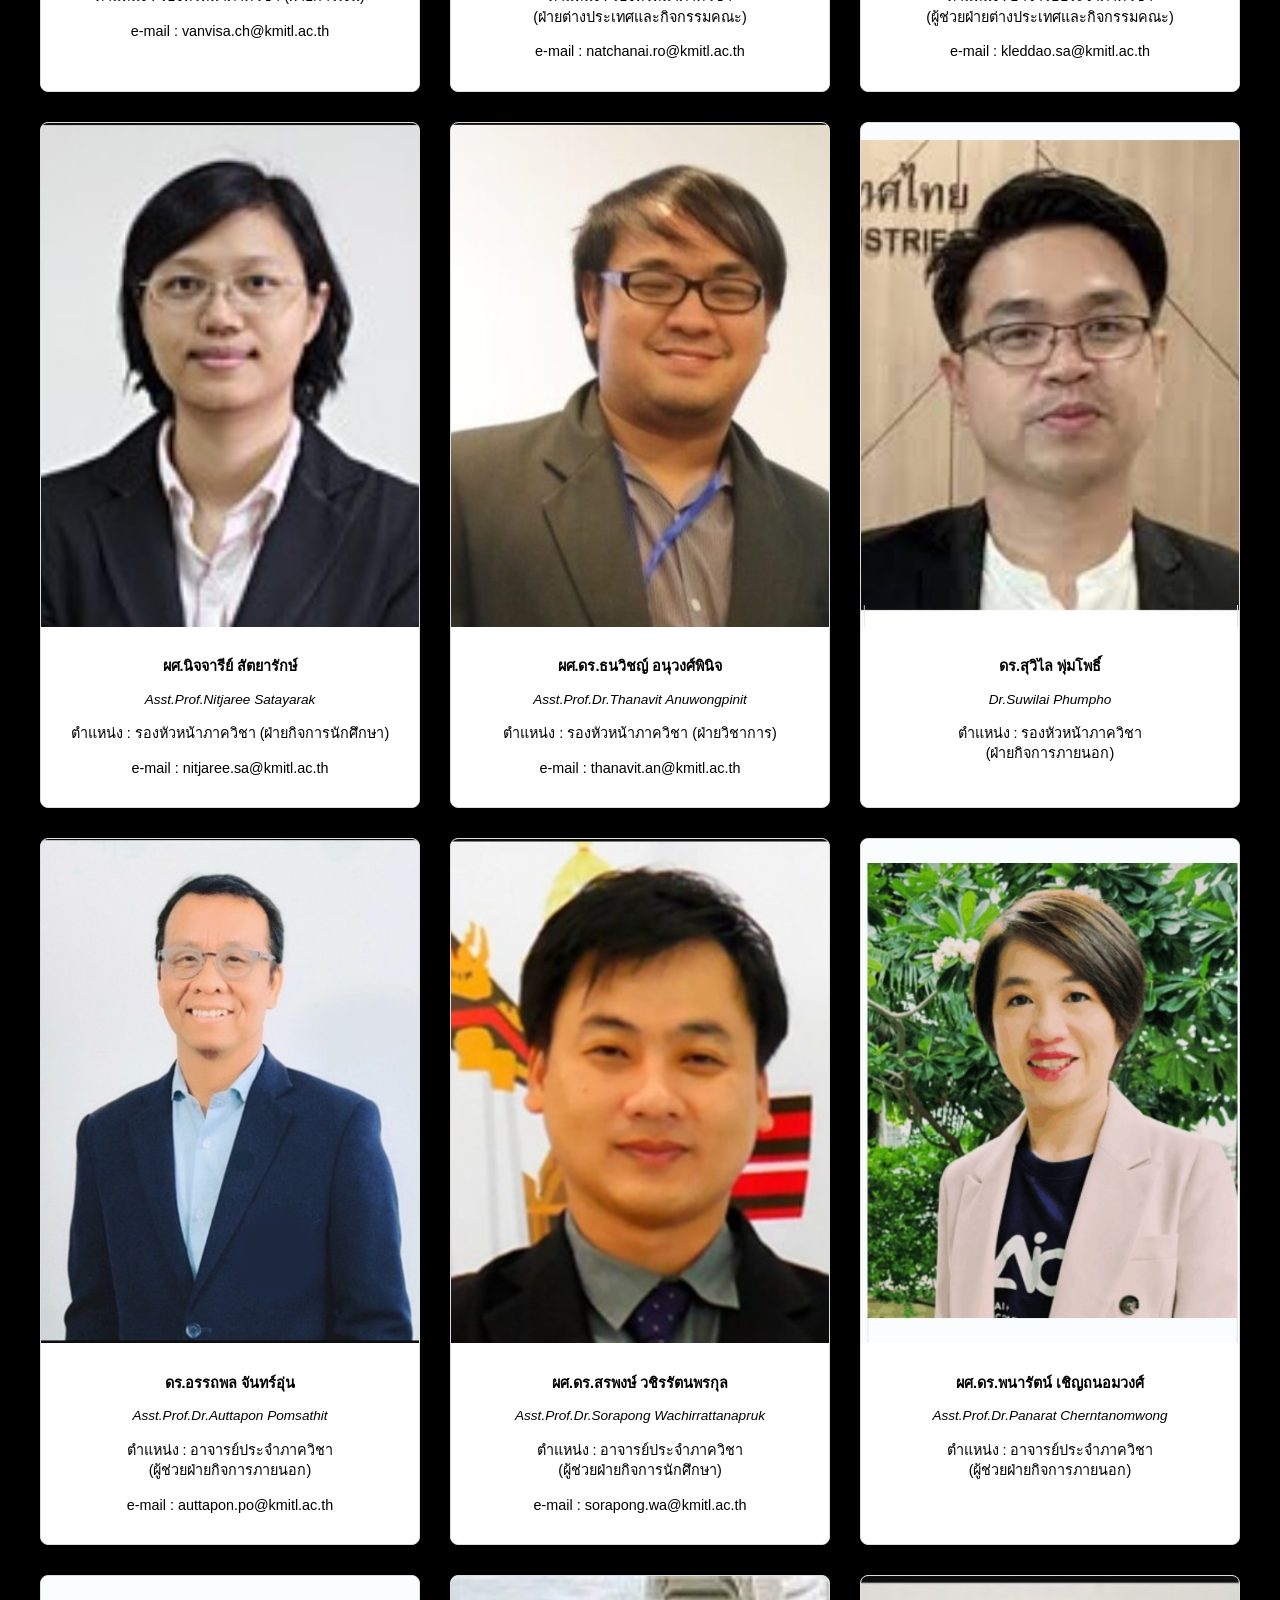
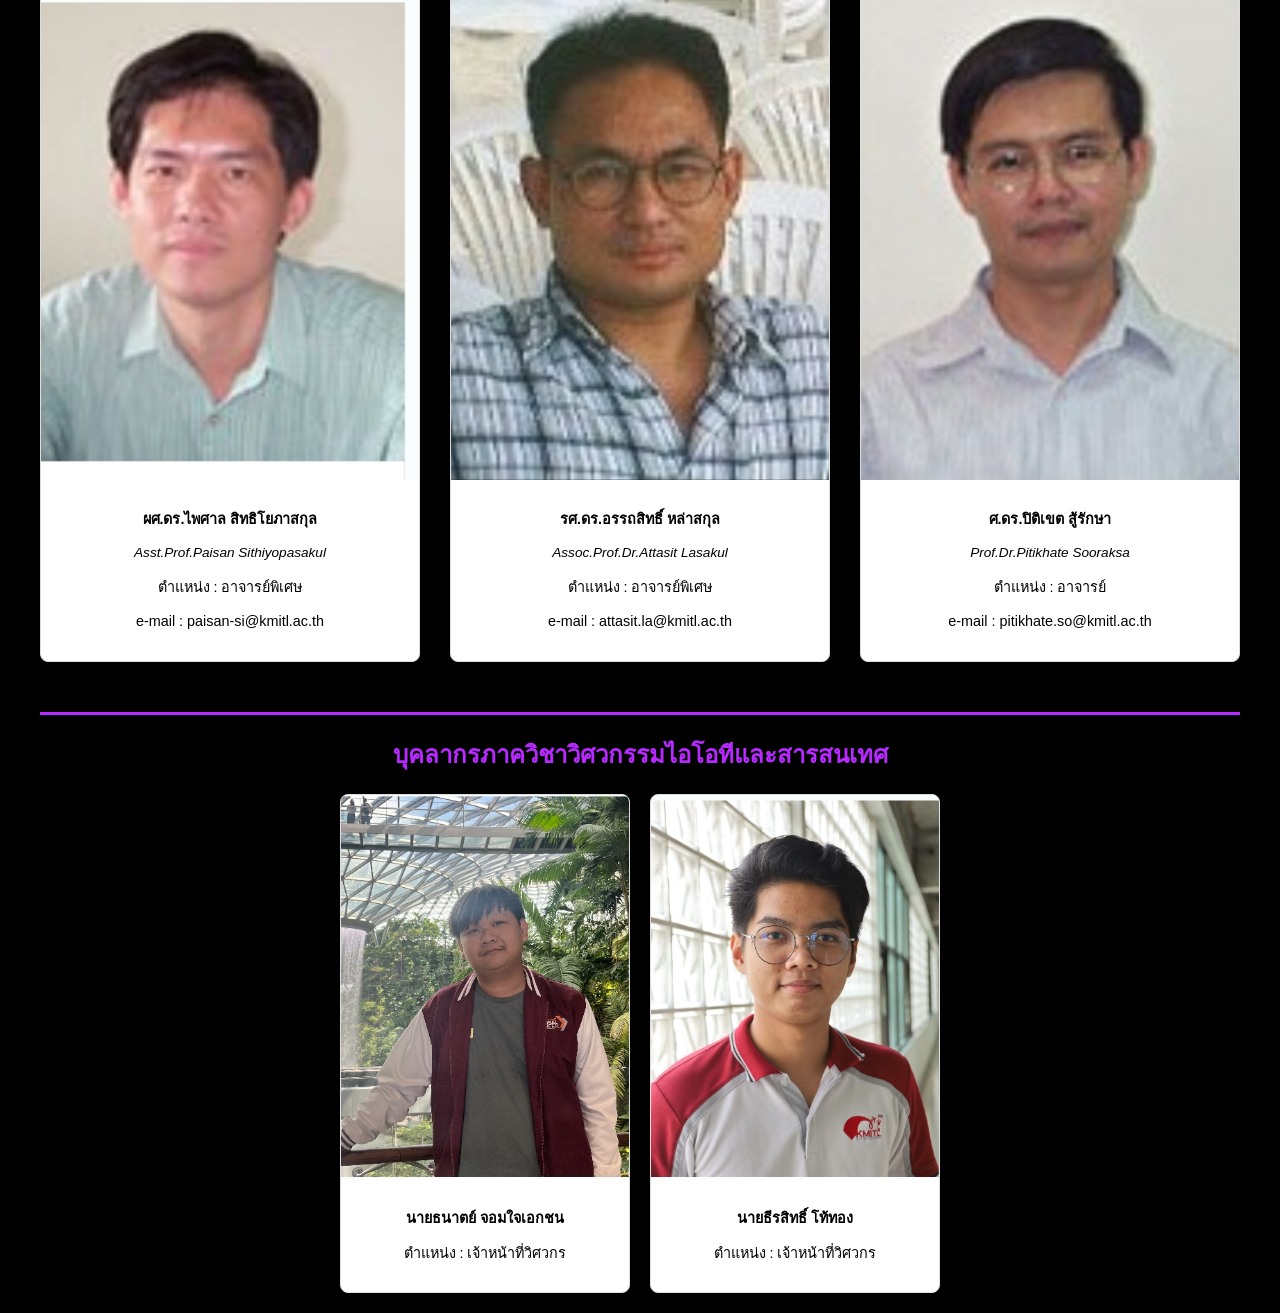
<file: Ozone/faculty/faculty-/iot_sensei.html>
<!DOCTYPE html>
<html lang="en">
<head>
    <meta charset="UTF-8">
    <meta name="viewport" content="width=device-width, initial-scale=1.0">
    <title>คณาจารย์ภาควิชาวิศวกรรมไอโอทีและสารสนเทศ</title>

    <style>
        /* --- 1. ตั้งค่าพื้นฐาน --- */
        body {
            font-family: 'Sarabun', sans-serif;
            margin: 0;
            background-color: #000000;
        }

        .main-header {
            background-color: rgb(184, 41, 255);
            color: white;
            padding: 15px;
            font-size: 1.2rem;
            position: sticky;
            top: 0;
            z-index: 1000;
        }

        .page-title {
            background-color: rgb(184, 41, 255);
            color: #ffffff;
            width: fit-content;
            margin: 30px auto 10px auto;
            padding: 10px 40px;
            border-radius: 10px;
            font-size: 1.5rem;
            text-align: center;
        }

        /* --- กล่องค้นหา (Search Bar) แบบ Responsive --- */
        .search-container {
            text-align: center;
            margin-bottom: 30px;
            padding: 0 20px;
        }

        #searchInput {
            width: 50%;
            padding: 12px 20px;
            font-size: 1rem;
            border: 2px solid #ddd;
            border-radius: 25px;
            outline: none;
            transition: border-color 0.3s;
        }

        #searchInput:focus {
            border-color: rgba(184, 41, 255, 0.4);
        }

        .container {
            max-width: 1200px;
            margin: 0 auto;
            padding: 20px;
        }

        /* --- 2. การจัดวาง Grid --- */
        .faculty-grid {
            display: grid;
            grid-template-columns: repeat(3, 1fr); 
            gap: 30px;
        }

        .faculty-card {
            background: white;
            border: 1px solid #ddd;
            text-align: center;
            border-radius: 8px;
            overflow: hidden;
            transition: transform 0.2s;
        }

        .faculty-card:hover { transform: translateY(-5px); }

        .image-box img {
            width: 100%;
            aspect-ratio: 3 / 4; /* บังคับสัดส่วน กว้าง 3 ส่วน สูง 4 ส่วน (ทรงรูปติดบัตร) */
            object-fit: cover; /* สั่งให้ซูมภาพให้เต็มกรอบและตัดส่วนที่ล้นออก */
            object-position: top; /* เน้นจัดตำแหน่งให้โชว์ส่วนบน (หน้าอาจารย์) เป็นหลัก */
            display: block;
            cursor: pointer;
        }

        .info-box {
            padding: 15px;
            font-size: 0.9rem;
            line-height: 1.4;
        }

        .info-box .name { font-weight: bold; margin-bottom: 2px; }
        .info-box .en-name { font-style: italic; font-size: 0.85rem; margin-bottom: 8px; }

        /* --- 3. ระบบ Responsive --- */
        @media (max-width: 992px) {
            .faculty-grid { grid-template-columns: repeat(2, 1fr); }
            #searchInput { width: 70%; }
        }

        @media (max-width: 768px) {
            .faculty-grid { grid-template-columns: repeat(1, 1fr); }
            .page-title { font-size: 1.2rem; padding: 10px 20px; }
            .modal-content { width: 90%; padding: 20px; }
            #searchInput { width: 90%; }
        }

        @media (max-width: 768px) {
            .staff-grid-2 {
                grid-template-columns: repeat(1, 1fr);
                max-width: 350px;
            }
        }

        /* --- 4. ระบบ Pop-up (Modal) --- */
        .modal-overlay {
            display: none;
            position: fixed;
            top: 0; left: 0; width: 100%; height: 100%;
            background-color: rgba(0, 0, 0, 0.7);
            z-index: 2000;
            justify-content: center;
            align-items: center;
        }

        .modal-content {
            background-color: white;
            padding: 30px;
            border-radius: 10px;
            width: 80%;
            max-width: 600px; 
            max-height: 80vh;
            overflow-y: auto;
            position: relative;
            text-align: left;
        }

        .close-btn {
            position: absolute;
            top: 10px; right: 15px;
            font-size: 24px;
            cursor: pointer;
            color: #888;
        }
        .close-btn:hover { color: red; }

        .pdf-btn {
            display: inline-block;
            margin-top: 20px;
            padding: 10px 20px;
            background-color: #3498db;
            color: white;
            text-decoration: none;
            border-radius: 5px;
            font-weight: bold;
            transition: background-color 0.2s;
        }
        .pdf-btn:hover { background-color: #2980b9; }

        .modal-section-title {
            color: #5c6bc0;
            margin-bottom: 5px;
            margin-top: 15px;
            font-size: 1.1rem;
        }

        .physics-staff-section {
            width: 100%;
            margin-top: 50px; /* ดันให้ห่างจากตู้หนังสือด้านบน */
        }

        .section-title {
            color:rgb(184, 41, 255); 
            text-align: center;
            margin-top: 20px;
            font-size: 1.5rem;
        }

        .orange-divider {
            border: none;              
            height: 3px;               
            background-color:rgb(184, 41, 255); 
            width: 100%;               
            margin: 40px 0 20px 0; /* บน 40 ขวา 0 ล่าง 20 ซ้าย 0 */
        }

        /* --- จัดการ์ดคนสุดท้ายให้อยู่กึ่งกลางแถว --- */
        .center-last-card {
            display: grid;
            grid-template-columns: repeat(2,1fr);
            gap: 20px;
            max-width: 600px;
            margin: 0 auto ;
        }

        .staff-grid-2 {
            display: grid;
            grid-template-columns: repeat(2, 1fr);
            gap: 20px;
            max-width: 600px; /* บีบไม่ให้กางใหญ่เกินไป */
            margin: 0 auto; /* จัดให้อยู่กึ่งกลาง */
        }



    </style>



</head>
<body>

     <header class="main-header">
        <a href="faculty.html" style="color: white; text-decoration: none;"> ❮ Faculty</a>
    </header>

    <div class="container">
        <h1 class="page-title">คณาจารย์ภาควิชาวิศวกรรมไอโอทีและสารสนเทศ</h1>

        <div class="search-container">
            <input type="text" id="searchInput" onkeyup="filterFaculty()" placeholder="ค้นหาชื่ออาจารย์ (ภาษาไทย หรือ อังกฤษ)...">
        </div>

        <div class="faculty-grid" id="facultyGrid">
            
            <div class="faculty-card">
                <div class="image-box">
                    <img src="sensei\อใพิกุลแก้ว.jpeg" alt="ผศ.ดร.พิกุลแก้ว ตังติสานนท์"
                         onclick="openModal('ผศ.ดร.พิกุลแก้ว ตังติสานนท์', '– วศ.บ. (วิศวกรรมสารสนเทศ) สถาบันเทคโนโลยีพระจอมเกล้าเจ้าคุณทหารลาดกระบัง\n– วศ.ม. (วิศวกรรมสารสนเทศ) สถาบันเทคโนโลยีพระจอมเกล้าเจ้าคุณทหารลาดกระบัง\n– D.Eng. (Science and Technology) Tokai University, JAPAN','– Web Application\n– Mobile Application\n– Information Security', '')">
                </div>
                <div class="info-box">
                    <p class="name">ผศ.ดร.พิกุลแก้ว ตังติสานนท์</p>
                    <p class="en-name">Asst.Prof.Dr.Pikulkaew Tangtisanon</p>
                    <p class="position">ตำแหน่ง : หัวหน้าภาควิชา</p>
                    <p class="email">e-mail : pikulkaew.ta@kmitl.ac.th</p>
                </div>
            </div>

            
            
            <div class="faculty-card">
                <div class="image-box">
                    <img src="sensei\อจ.บุญ.png" alt="รศ.ดร.บุณย์ชนะ ภู่ระหงษ์"
                         onclick="openModal('รศ.ดร.บุณย์ชนะ ภู่ระหงษ์', '– อส.บ. (เทคโนโลยีอิเล็กทรอนิกส์) สถาบันเทคโนโลยีพระจอมเกล้าเจ้าคุณทหารลาดกระบัง\n– วศ.ม. (วิศวกรรมสารสนเทศ) สถาบันเทคโนโลยีพระจอมเกล้าเจ้าคุณทหารลาดกระบัง'
                         ,'– Microprocessor Application\n– Microcontroller\n– Robotic\n– Internet of Things and Smart System', '')">
                </div>
                <div class="info-box">
                    <p class="name">รศ.ดร.บุณย์ชนะ ภู่ระหงษ์</p>
                    <p class="en-name">Asst.Prof.Dr.Bunyachan Phurahong</p>
                    <p class="position">ตำแหน่ง : ประธานหลักสูตรวิศวกรรมระบบไอโอทีและสารสนเทศ</p>
                    <p class="email">e-mail : boonchana.pu@kmitl.ac.th</p>
                </div>
            </div>

            <div class="faculty-card">
                <div class="image-box">
                    <img src="sensei\อจใอภิรัตน์.jpeg" alt="ศ.ดร. อภิรัฐ ศิริธราธิวัตร">
                </div>
                <div class="info-box">
                    <p class="name">ศ.ดร. อภิรัฐ ศิริธราธิวัตร</p>
                    <p class="en-name">Prof. Dr. Apirat Siritaratiwat</p>
                    <p class="position">ตำแหน่ง : รองหัวหน้าภาควิชา (ฝ่ายวิจัยและนวัตกรรม)</p>
                   
                </div>
            </div>

            <div class="faculty-card">
                <div class="image-box">
                    <img src="sensei\อจใวันวิสา.jpeg" alt="ผศ.ดร.วันวิสา ชัชวงษ์"
                    onclick="openModal('ผศ.ดร.วันวิสา ชัชวงษ์', ' – อส.บ. เกียรตินิยมอันดับ 2 (เทคโนโลยีอิเล็กทรอนิกส์) \nสถาบันเทคโนโลยีพระจอมเกล้าเจ้าคุณทหารลาดกระบัง\n– วศ.ม. (วิศวกรรมสารสนเทศ) สถาบันเทคโนโลยีพระจอมเกล้าเจ้าคุณทหารลาดกระบัง\n– วศ.ด. (วิศวกรรมไฟฟ้า) สถาบันเทคโนโลยีพระจอมเกล้าเจ้าคุณทหารลาดกระบัง',
                    '– Electronic\n– Bernstein Filter\n– Railway Signaling and Operation\n– Pattern recognition\n– Railway Communications', '')">
                </div>
                <div class="info-box">
                    <p class="name">ผศ.ดร.วันวิสา ชัชวงษ์</p>
                    <p class="en-name">Asst.Prof.Dr.Vanvisa Chutchavong</p>
                    <p class="position">ตำแหน่ง : รองหัวหน้าภาควิชา (ฝ่ายการเงิน)</p>
                    <p class="email">e-mail : vanvisa.ch@kmitl.ac.th</p>    
                   
                </div>
            </div>

            <div class="faculty-card">
                <div class="image-box">
                    <img src="sensei\อ.โอม.jpeg" alt="ผศ.ดร.นัชนัยน์ รุ่งเหมือนฟ้า"
                    onclick="openModal('ผศ.ดร.นัชนัยน์ รุ่งเหมือนฟ้า', '– B.Eng.(Electronics Engineering) King Mongkuts Institute of Technology Ladkrabang\n– M.Eng.(Control Engineering) King Mongkuts Institute of Technology Ladkrabang\n– D.Eng.(Electrical Engineering) King Mongkuts Institute of Technology Ladkrabang',
                    '– immittance function simulators\n– active analog filters\n– oscillator design\n– chaotic circuit realization', '')">
                </div>
                <div class="info-box">
                    <p class="name">ผศ.ดร.นัชนัยน์ รุ่งเหมือนฟ้า</p>
                    <p class="en-name">Asst.Prof.Dr.Natchanai Roongmuanpha</p>
                    <p class="position">ตำแหน่ง : รองหัวหน้าภาควิชา <br>(ฝ่ายต่างประเทศและกิจกรรมคณะ)</p>
                    <p class="email">e-mail :  natchanai.ro@kmitl.ac.th</p>    
                   
                </div>
            </div>

            <div class="faculty-card">
                <div class="image-box">
                    <img src="sensei\อ.เกล็ดดาว.jpeg" alt="ผศ.ดร.เกล็ดดาว สัตย์เจริญ"
                    onclick="openModal('ผศ.ดร.เกล็ดดาว สัตย์เจริญ', '– Doctoral of Philosophy in Computer Science, University of Buckingham, UK\n– Master of Science in Computing (MERIT), University of Buckingham, UK\n– Master of Art (Political Science), THAILAND\n– Bachelor of Science in Management Technology, KMITL, THAILAND',
                    '– Human computer interaction\n– User Interfaces', '')">
                </div>
                <div class="info-box">
                    <p class="name">ผศ.ดร.เกล็ดดาว สัตย์เจริญ</p>
                    <p class="en-name">Asst.Prof.Dr.Kleddao Satyajarn</p>
                    <p class="position">ตำแหน่ง : อาจารย์ประจำภาควิชา  <br>(ผู้ช่วยฝ่ายต่างประเทศและกิจกรรมคณะ)</p>
                    <p class="email">e-mail :  kleddao.sa@kmitl.ac.th</p>    
                   
                </div>
            </div>

            <div class="faculty-card">
                <div class="image-box">
                    <img src="sensei\อ.นิตยา.jpeg" alt="ผศ.นิจจารีย์ สัตยารักษ์"
                    onclick="openModal('ผศ.นิจจารีย์ สัตยารักษ์', '– วศ.บ. (วิศวกรรมคอมพิวเตอร์) สถาบันเทคโนโลยีพระจอมเกล้าเจ้าคุณทหารลาดกระบัง\n– วศ.ม. (วิศวกรรมไฟฟ้า) สถาบันเทคโนโลยีพระจอมเกล้าเจ้าคุณทหารลาดกระบัง',
                    '– Software Engineering\n– Distributed Testing System', '')">
                </div>
                <div class="info-box">
                    <p class="name">ผศ.นิจจารีย์ สัตยารักษ์</p>
                    <p class="en-name">Asst.Prof.Nitjaree Satayarak</p>
                    <p class="position">ตำแหน่ง : รองหัวหน้าภาควิชา (ฝ่ายกิจการนักศึกษา)</p>
                    <p class="email">e-mail :   nitjaree.sa@kmitl.ac.th</p>    
                   
                </div>
            </div>

            <div class="faculty-card">
                <div class="image-box">
                    <img src="sensei\อ.เหน่ง.jpeg" alt="ผศ.ดร.ธนวิชญ์ อนุวงศ์พินิจ"
                    onclick="openModal('ผศ.ดร.ธนวิชญ์ อนุวงศ์พินิจ', '– B.Eng.(Information Engineering) King Mongkuts Institute of Technology Ladkrabang\n– M.Eng.(Information Engineering) \nKing Mongkuts Institute of Technology Ladkrabang\n– D.Eng.(Electrical Engineering) King Mongkuts Institute of Technology Ladkrabang',
                    '– Microprocessor Application\n– Internet of Things\n– Embedded Systems\n– Integrated System\n– Railway Signaling, Communication and Operation', '')">
                </div>
                <div class="info-box">
                    <p class="name">ผศ.ดร.ธนวิชญ์ อนุวงศ์พินิจ</p>
                    <p class="en-name">Asst.Prof.Dr.Thanavit Anuwongpinit</p>
                    <p class="position">ตำแหน่ง : รองหัวหน้าภาควิชา (ฝ่ายวิชาการ)</p>
                    <p class="email">e-mail :   thanavit.an@kmitl.ac.th</p>    
                   
                </div>
            </div>

            <div class="faculty-card">
                <div class="image-box">
                    <img src="sensei\อ.สุวิลัย.jpeg" alt="ดร.สุวิไล พุ่มโพธิ์">
                </div>
                <div class="info-box">
                    <p class="name">ดร.สุวิไล พุ่มโพธิ์</p>
                    <p class="en-name">Dr.Suwilai Phumpho</p>
                    <p class="position">ตำแหน่ง : รองหัวหน้าภาควิชา <br>(ฝ่ายกิจการภายนอก)</p>
                       
                   
                </div>
            </div>

            <div class="faculty-card">
                <div class="image-box">
                    <img src="sensei\อ.อรรถพล.jpeg" alt="ผศ.ดร.อรรถพล ป้อมสถิตย์"
                    onclick="openModal('ผศ.ดร.อรรถพล ป้อมสถิตย์', '– B.Eng.(Electronics Engineering) King Mongkuts Institute of Technology Ladkrabang\n– M.Eng.(Information Engineering) \nKing Mongkuts Institute of Technology Ladkrabang\n– D.Eng.(Electrical Engineering) King Mongkuts Institute of Technology Ladkrabang',
                    '– Cyber Security\n– Internetworkind Design\n– Information Security', '')">
                </div>
                <div class="info-box">
                    <p class="name">ดร.อรรถพล จันทร์อุ่น</p>
                    <p class="en-name">Asst.Prof.Dr.Auttapon Pomsathit</p>
                    <p class="position">ตำแหน่ง : อาจารย์ประจำภาควิชา <br>(ผู้ช่วยฝ่ายกิจการภายนอก)</p>
                    <p class="email">e-mail : auttapon.po@kmitl.ac.th</p>
                       
                   
                </div>
            </div>

            <div class="faculty-card">
                <div class="image-box">
                    <img src="sensei\อ.ตี๋.jpeg" alt="ผศ.สรพงษ์ วชิรรัตนพรกุล"
                    onclick="openModal('ผศ.ดร.สรพงษ์ วชิรรัตนพรกุล', '– อส.บ.(เทคโนโลยีอิเล็กทรอนิกส์) สถาบันเทคโนโลยีพระจอมเกล้าเจ้าคุณทหารลาดกระบัง\n– วศ.ม. (วิศวกรรมไฟฟ้า) สถาบันเทคโนโลยีพระจอมเกล้าเจ้าคุณทหารลาดกระบัง',
                    '– Analog and Digital Filter\n– Embedded System\n– RFID and Application\n– Pattern recognition\n– Information for Energy', '')">
                </div>
                <div class="info-box">
                    <p class="name">ผศ.ดร.สรพงษ์ วชิรรัตนพรกุล</p>
                    <p class="en-name">Asst.Prof.Dr.Sorapong Wachirrattanapruk</p>
                    <p class="position">ตำแหน่ง : อาจารย์ประจำภาควิชา <br>(ผู้ช่วยฝ่ายกิจการนักศึกษา) </p>
                    <p class="email">e-mail : sorapong.wa@kmitl.ac.th</p>
                       
                   
                </div>

            </div>

             <div class="faculty-card">
                <div class="image-box">
                    <img src="sensei\อ.พนารัตน์.jpeg" alt="ผศ.ดร.พนารัตน์ เชิญถนอมวงศ์">
                </div>
                <div class="info-box">
                    <p class="name">ผศ.ดร.พนารัตน์ เชิญถนอมวงศ์</p>
                    <p class="en-name">Asst.Prof.Dr.Panarat Cherntanomwong</p>
                    <p class="position">ตำแหน่ง : อาจารย์ประจำภาควิชา <br>(ผู้ช่วยฝ่ายกิจการภายนอก)</p>
                       
                   
                </div>
            </div>

            <div class="faculty-card">
                <div class="image-box">
                    <img src="sensei\อ.ไพศาล.jpeg" alt="ผศ.ไพศาล สิทธิโยภาสกุล"
                    onclick="openModal('ผศ.ดร.ไพศาล สิทธิโยภาสกุล', '– อส.บ. (เทคโนโลยีคอมพิวเตอร์อุตสาหกรรม) \nสถาบันเทคโนโลยีพระจอมเกล้าเจ้าคุณทหารลาดกระบัง\n– วศ.ม. (วิศวกรรมไฟฟ้า) สถาบันเทคโนโลยีพระจอมเกล้าเจ้าคุณทหารลาดกระบัง',
                    '– Wireless Communication\n– Microprocessor Applications\n– Digital Filter', '')">
                </div>
                <div class="info-box">
                    <p class="name">ผศ.ดร.ไพศาล สิทธิโยภาสกุล</p>
                    <p class="en-name">Asst.Prof.Paisan Sithiyopasakul</p>
                    <p class="position">ตำแหน่ง : อาจารย์พิเศษ </p>
                    <p class="email">e-mail :  paisan-si@kmitl.ac.th</p>
                       
                   
                </div>

            </div>

            <div class="faculty-card">
                <div class="image-box">
                    <img src="sensei\อ.ล่าสกุล.jpeg" alt="รศ.ดร.อรรถสิทธิ์ หล่าสกุล"
                    onclick="openModal('รศ.ดร.อรรถสิทธิ์ หล่าสกุล', '– อส.บ. (เทคโนโลยีอิเล็กทรอนิกส์) สถาบันเทคโนโลยีพระจอมเกล้าเจ้าคุณทหารลาดกระบัง\n– วศ.ม. (วิศวกรรมไฟฟ้า) สถาบันเทคโนโลยีพระจอมเกล้าเจ้าคุณทหารลาดกระบัง\n– D.Eng. (Electrical Engineering) Tokai University, JAPAN',
                    '– Digital Processing\n– Image Watermarking\n– Embedded Systems\n– Image Processing\n– Machine Vision', '')">
                </div>
                <div class="info-box">
                    <p class="name">รศ.ดร.อรรถสิทธิ์ หล่าสกุล</p>
                    <p class="en-name">Assoc.Prof.Dr.Attasit Lasakul</p>
                    <p class="position">ตำแหน่ง : อาจารย์พิเศษ </p>
                    <p class="email">e-mail :  attasit.la@kmitl.ac.th</p>
                       
                   
                </div>

            </div>

            <div class="faculty-card">
                <div class="image-box">
                    <img src="sensei\อ.ปิติเขต.png" alt="ศ.ดร.ปิติเขต สู้รักษา"
                    onclick="openModal('ศ.ดร.ปิติเขต สู้รักษา', '– กศ.บ. เกียรตินิยม (ฟิสิกส์) มหาวิทยาลัยศรีนครินทรวิโรฒ ปทุมวัน\n– วท.ม. (ฟิสิกส์) มหาวิทยาลัยศรีนครินทรวิโรฒ ประสานมิตร\n– M.S. (Electrical Engineering) George Washington University, USA\n– Ph.D. (Electrical Engineering) University of Houston, USA',
                    '– IT Automation\n– Industrial Informatics', '')">
                </div>
                <div class="info-box">
                    <p class="name">ศ.ดร.ปิติเขต สู้รักษา</p>
                    <p class="en-name">Prof.Dr.Pitikhate Sooraksa</p>
                    <p class="position">ตำแหน่ง : อาจารย์ </p>
                    <p class="email">e-mail :  pitikhate.so@kmitl.ac.th</p>
                       
                   
                </div>

            </div>
        </div>

            <div class="physics-staff-section">
            <hr class="orange-divider">
            <h2 class="section-title">บุคลากรภาควิชาวิศวกรรมไอโอทีและสารสนเทศ</h2>
            </div>

            <div class = "staff-grid-2">

            <div class="faculty-card">
                <div class="image-box">
                    <img src="sensei\พี่ชาย.jpeg" alt="นายธนาตย์ จอมใจเอกชน">
                </div>
                <div class="info-box">
                    <p class="name">นายธนาตย์ จอมใจเอกชน</p>
                    <p class="position">ตำแหน่ง : เจ้าหน้าที่วิศวกร </p>
                    
                       
                   
                </div>
            </div>

                <div class="faculty-card">
                <div class="image-box">
                    <img src="sensei\พี่ไข่.jpeg" alt="นายธีรสิทธิ์ โท้ทอง">
                </div>
                <div class="info-box">
                    <p class="name">นายธีรสิทธิ์ โท้ทอง</p>
                    <p class="position">ตำแหน่ง : เจ้าหน้าที่วิศวกร </p>
                    
                       
                   
                </div>

            </div></div>

            </div></div>
   
   
        

            <div id="thesisModal" class="modal-overlay">
        <div class="modal-content">
            <span class="close-btn" onclick="closeModal()">✖</span>
            <h2 id="modalName" style="color: #f39c12; margin-top: 0; border-bottom: 2px solid #eee; padding-bottom: 10px;">ชื่ออาจารย์</h2>
            
            <h4 class="modal-section-title">ประวัติการศึกษา</h4>
            <p id="modalEdu" style="line-height: 1.6; white-space: pre-line; margin-top: 0;"></p>
            
            <h4 id="expertTitle" class="modal-section-title">ความเชี่ยวชาญ</h4>
            <p id="modalExpert" style="line-height: 1.6; white-space: pre-line; margin-top: 0;"></p>
            
            <a id="modalPdfLink" href="#" target="_blank" class="pdf-btn" style="display: none;">
                ดูเอกสารเพิ่มเติม / ลิงก์ภายนอก
            </a>
        </div>
    </div>

    <script>
        // ฟังก์ชันค้นหารายชื่ออาจารย์
        function filterFaculty() {
            let input = document.getElementById("searchInput").value.toLowerCase();
            let cards = document.getElementsByClassName("faculty-card");
            let isSearching = input.trim() !== "";

            for (let i = 0; i < cards.length; i++) {
                
                // ดึงชื่อภาษาไทย
                let thaiName = cards[i].getElementsByClassName("name")[0].innerText.toLowerCase();
                
                // 🔴 [แก้บัก] เช็คก่อนว่ามีชื่ออังกฤษไหม? ถ้ามีถึงจะดึงค่ามา ถ้าไม่มีให้เว้นว่างไว้ หุ่นยนต์จะได้ไม่ Error
                let engNameElem = cards[i].getElementsByClassName("en-name")[0];
                let engName = engNameElem ? engNameElem.innerText.toLowerCase() : "";

                // ซ่อน หรือ แสดง การ์ด
                if (thaiName.indexOf(input) > -1 || engName.indexOf(input) > -1) {
                    cards[i].style.display = ""; 
                } else {
                    cards[i].style.display = "none"; 
                }

                // จัดการตั๋ว VIP ของอาจารย์คนสุดท้าย (ถ้ามี)
                if (cards[i].classList.contains("center-last-card")) {
                    if (isSearching) {
                        cards[i].style.gridColumn = "auto";
                        cards[i].style.justifySelf = "auto";
                        cards[i].style.width = "100%";
                    } else {
                        cards[i].style.gridColumn = "1/-1";
                        cards[i].style.justifySelf = "center";
                        cards[i].style.width = "calc((100% - 60px) / 3)";
                    }
                }
            }
        }

        


        // ระบบ Pop-up
        function openModal(profName, eduText, expertText, pdfUrl) {
            
            document.getElementById("modalName").innerText = profName;
            document.getElementById("modalEdu").innerText = eduText;
            document.getElementById("modalExpert").innerText = expertText;
            
            let expertTitleNode = document.getElementById("expertTitle");
            let expertContentNode = document.getElementById("modalExpert");
            
            if (expertText && expertText.trim() !== "") {
                expertTitleNode.style.display = "block";
                expertContentNode.style.display = "block";
            } else {
                expertTitleNode.style.display = "none";
                expertContentNode.style.display = "none";
            }
            
            let pdfBtn = document.getElementById("modalPdfLink");
            if (pdfUrl && pdfUrl !== "") {
                pdfBtn.href = pdfUrl;
                pdfBtn.style.display = "inline-block";
            } else {
                pdfBtn.style.display = "none";
            }

            document.getElementById("thesisModal").style.display = "flex";
        }

        function closeModal() {
            document.getElementById("thesisModal").style.display = "none";
        }
    </script>




</body>
</html>
</file>
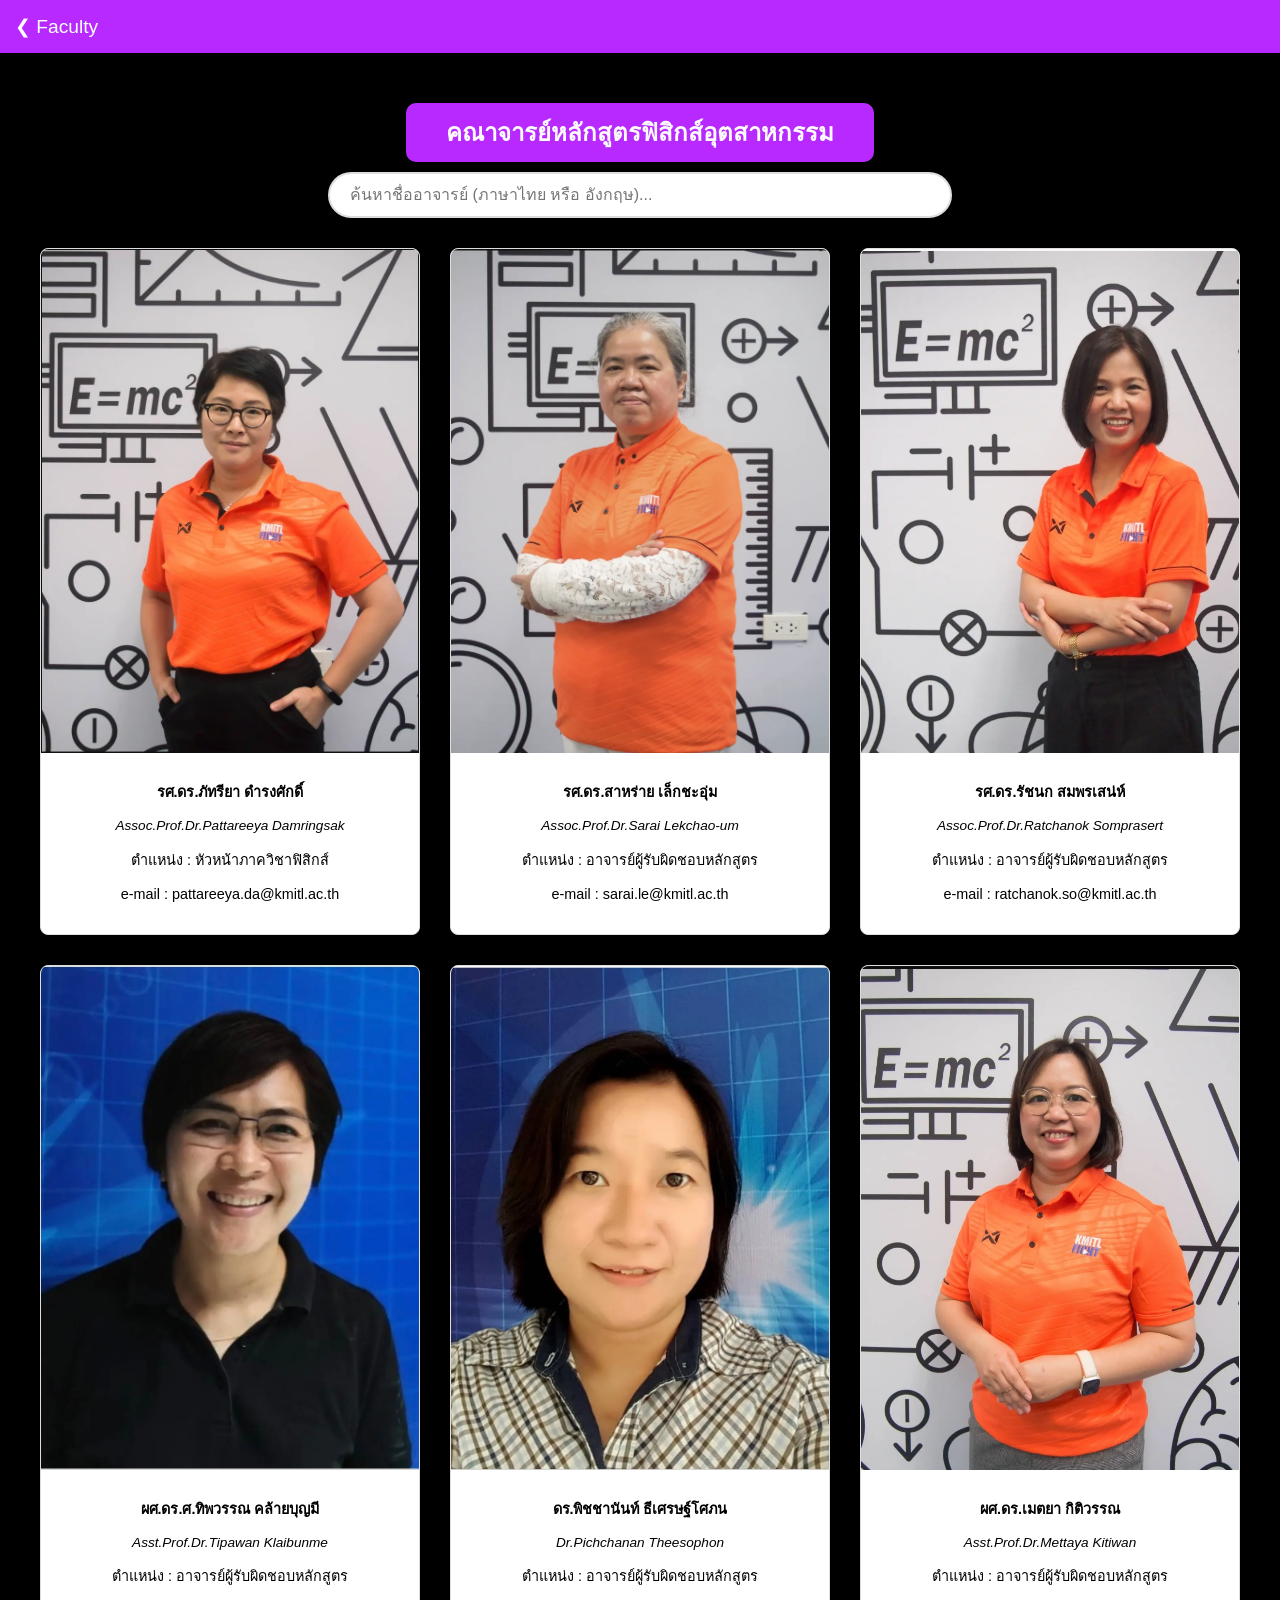
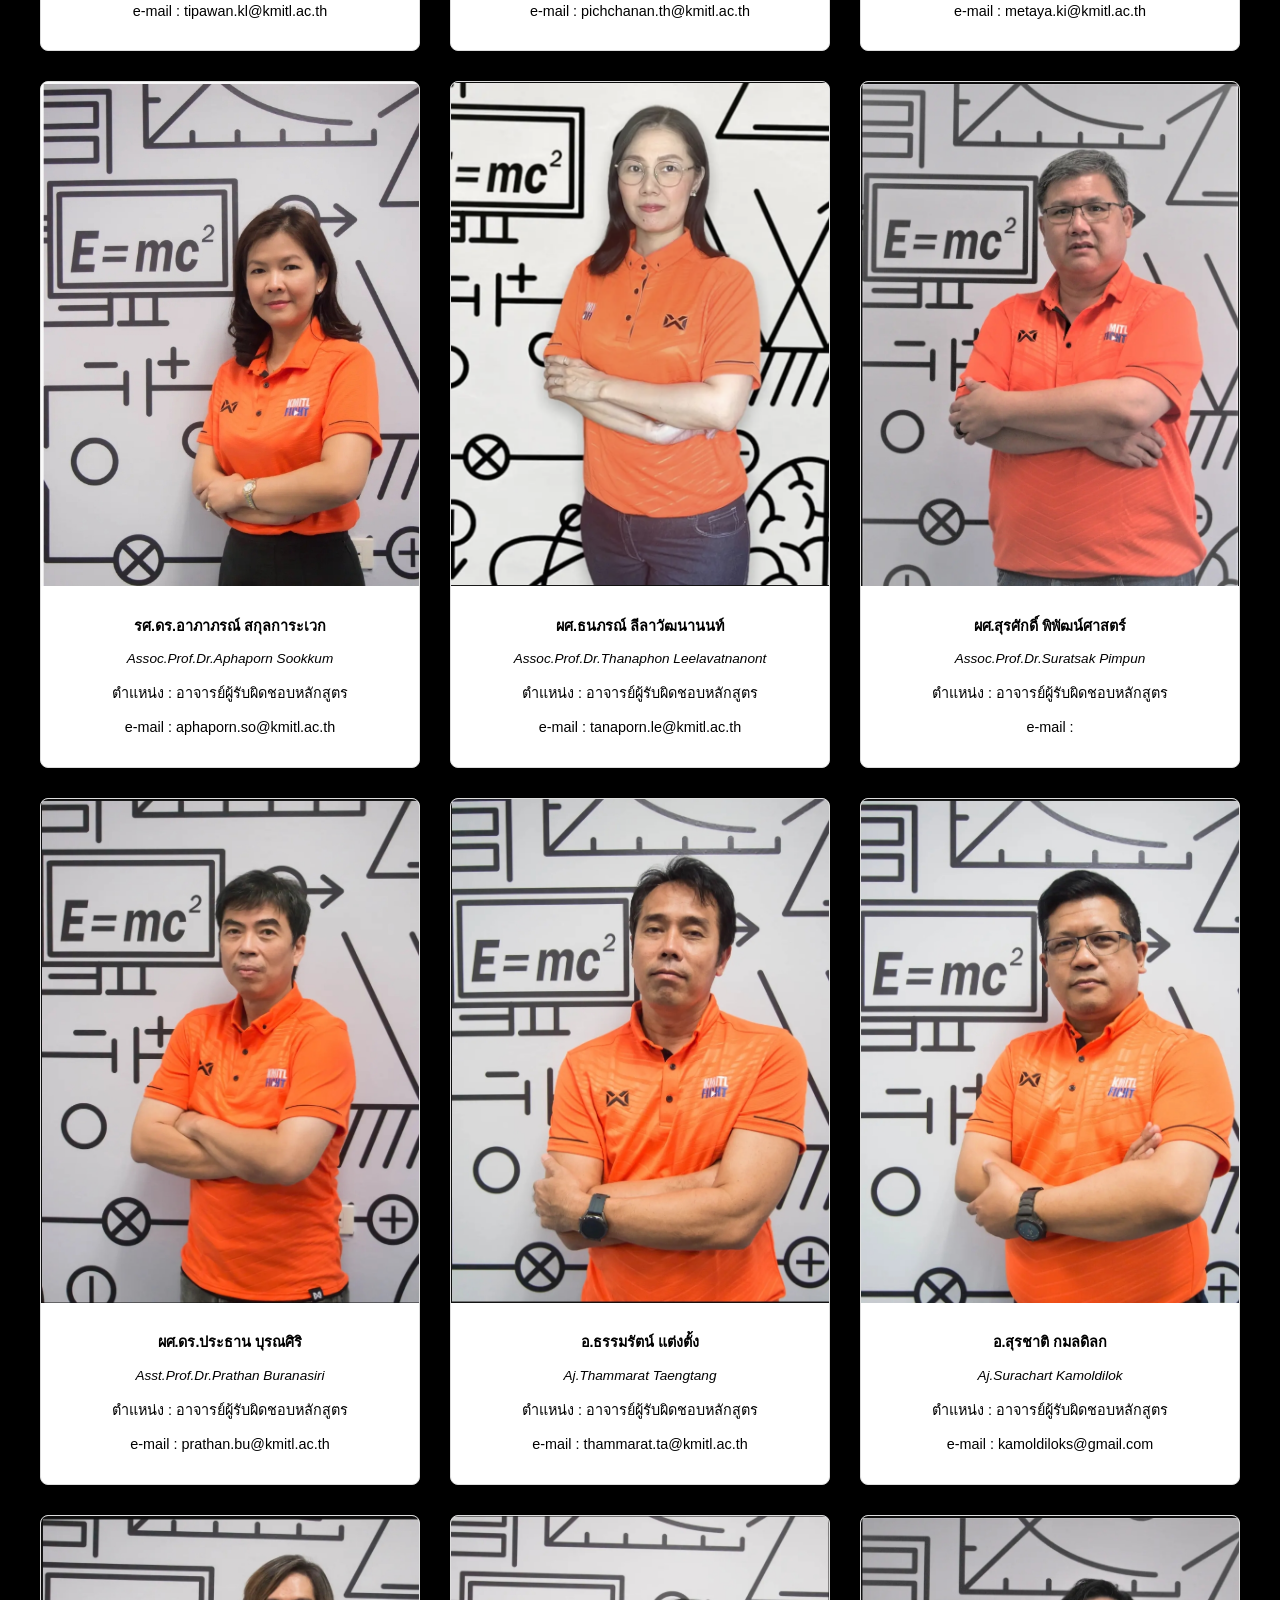
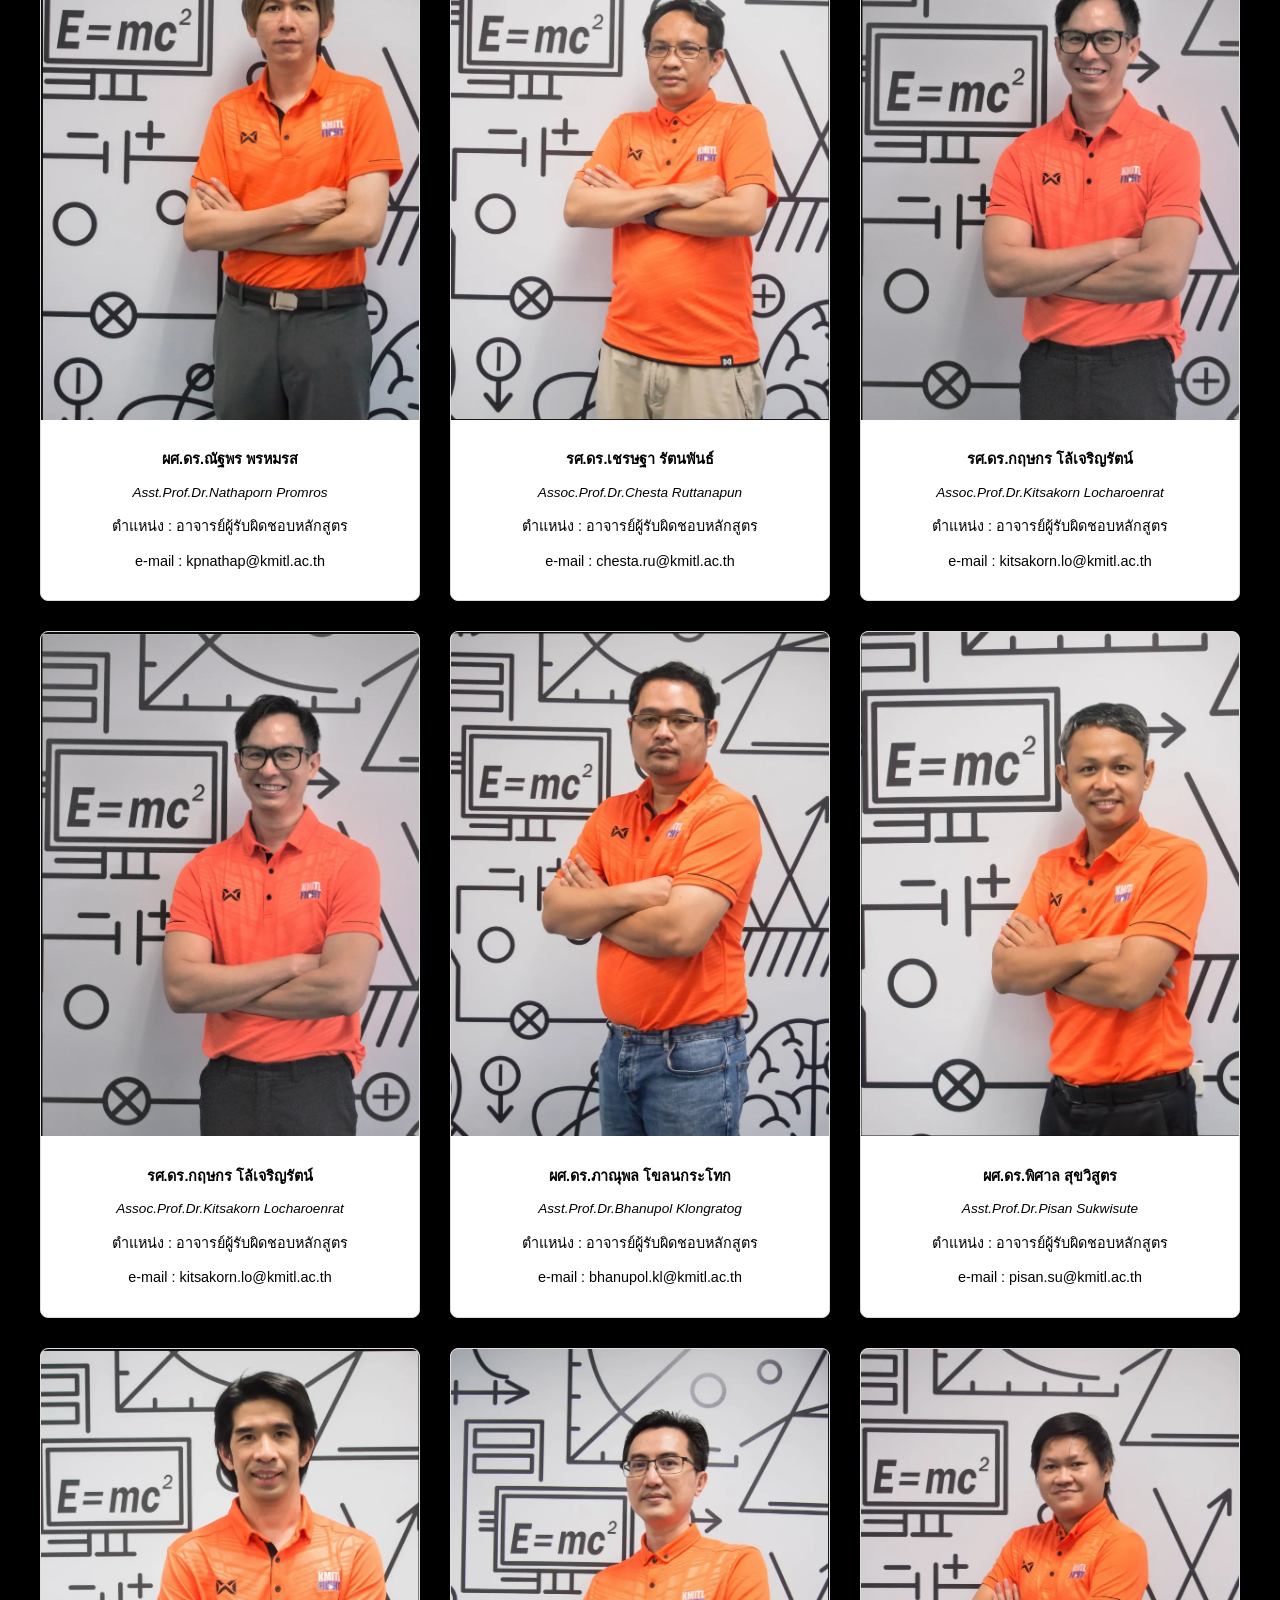
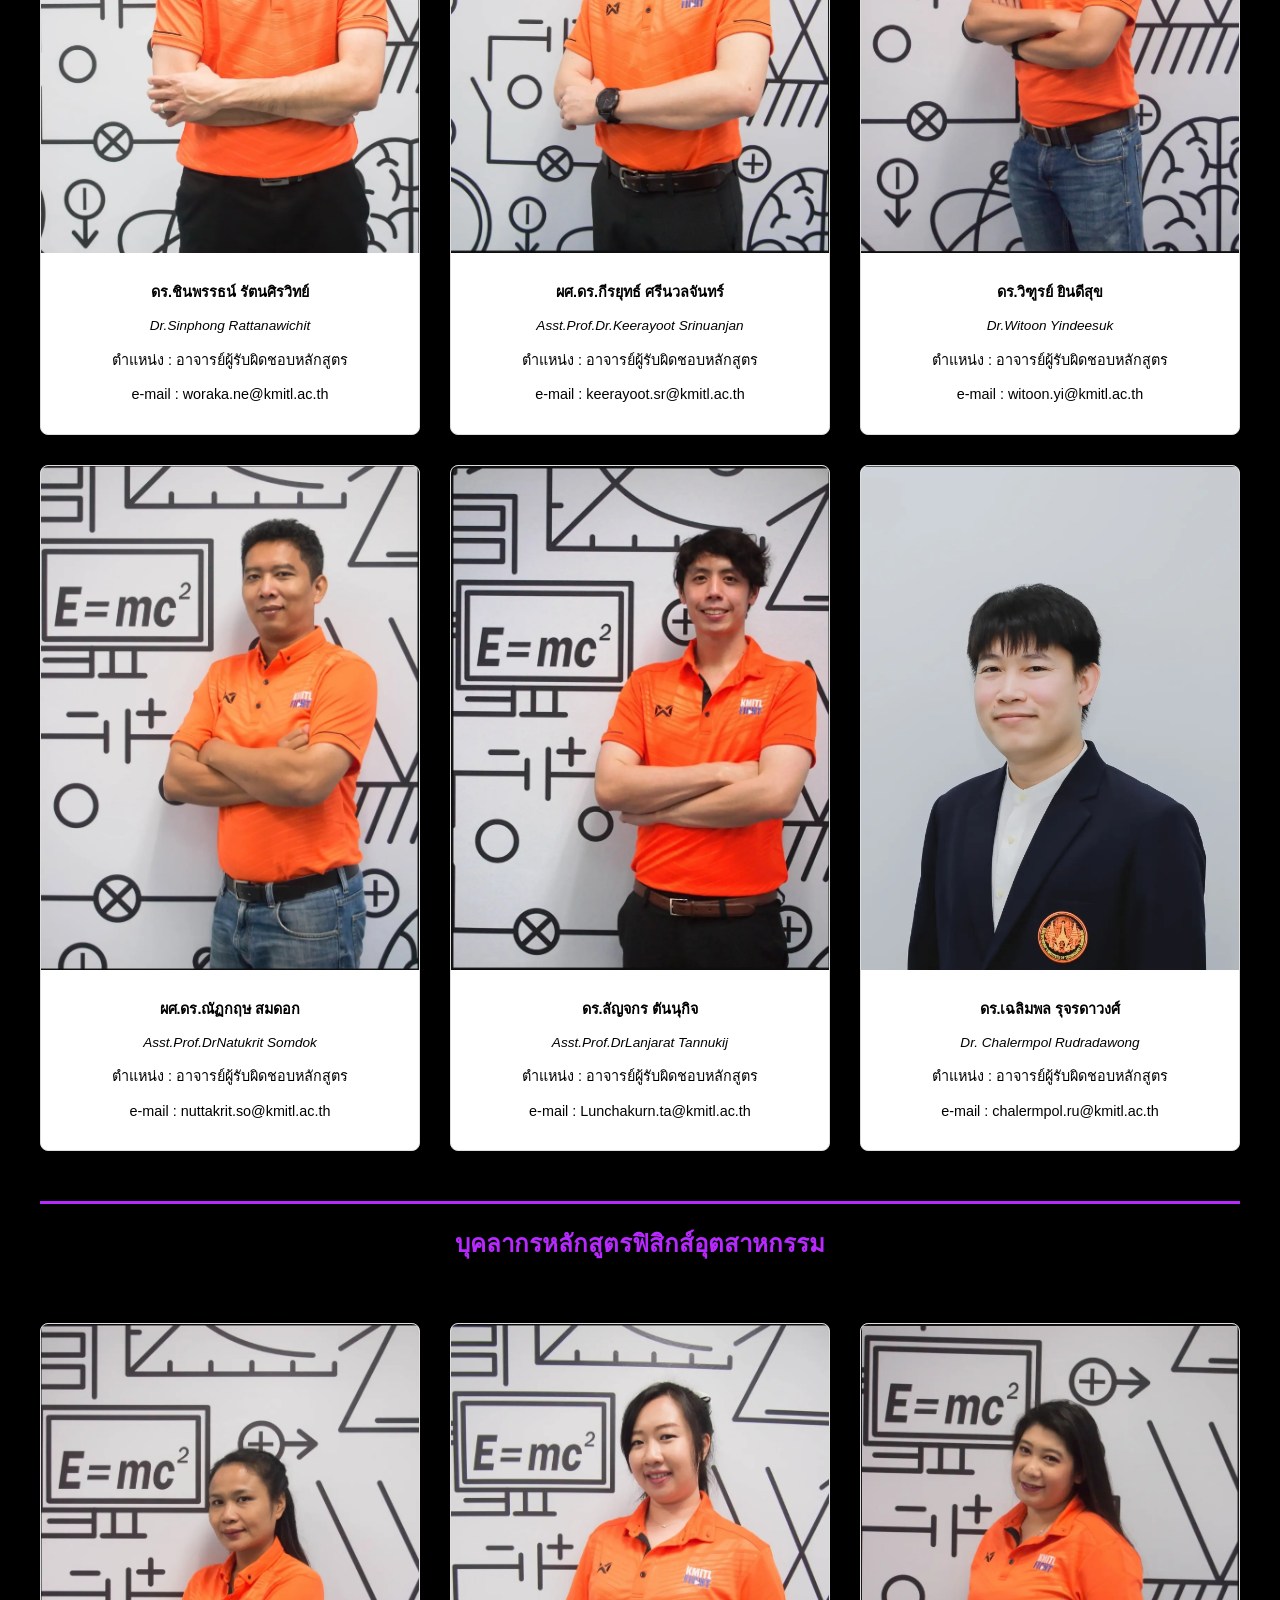
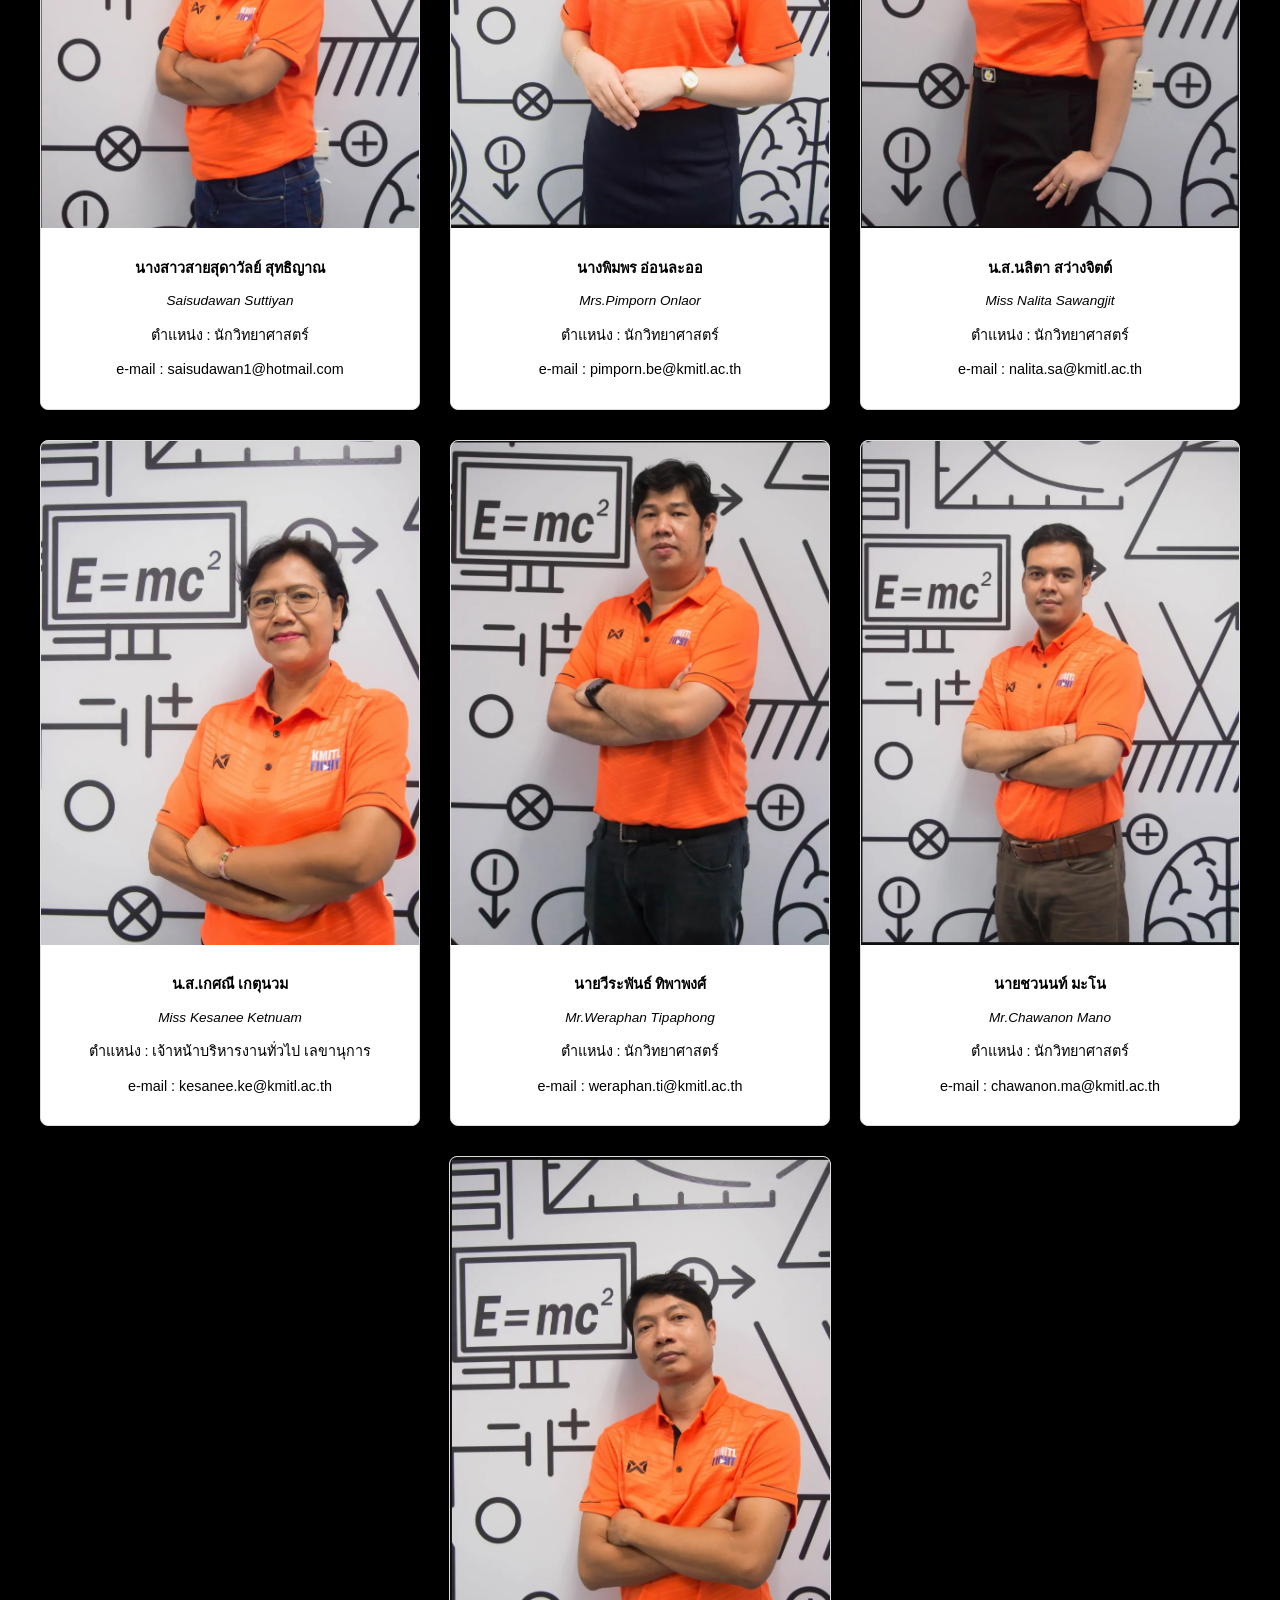
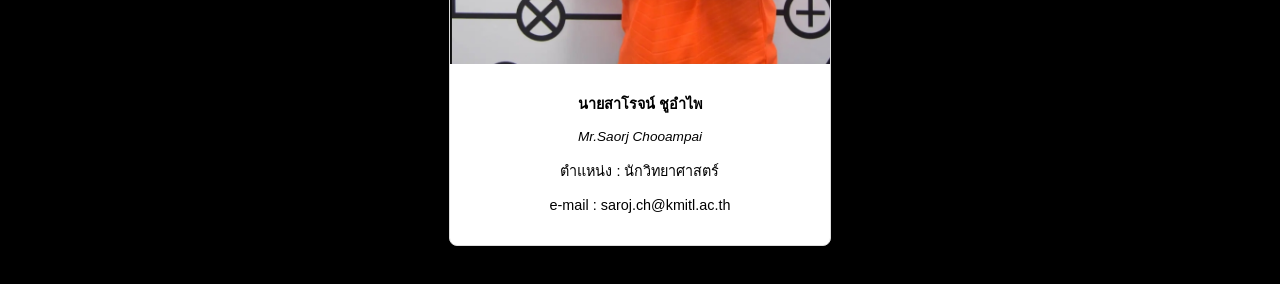
<file: Ozone/faculty/faculty-/sensei.html>
<!DOCTYPE html>
<html lang="th">
<head>
    <meta charset="UTF-8">
    <meta name="viewport" content="width=device-width, initial-scale=1.0">
    <title>  Faculty - คณาจารย์หลักสูตรฟิสิกส์อุตสาหกรรม</title>
    <style>
        /* --- 1. ตั้งค่าพื้นฐาน --- */
        body {
            font-family: 'Sarabun', sans-serif;
            margin: 0;
            background-color: #000000;
        }

        .title {
            color: rgb(184, 41, 255);
            text-align: center;
            margin-top: 20px;
            font-size: 1.5rem;
        }

        .main-header {
            background-color: rgb(184, 41, 255);
            color: white;
            padding: 15px;
            font-size: 1.2rem;
            position: sticky;
            top: 0;
            z-index: 1000;
        }

        .page-title {
            background-color: rgb(184, 41, 255);
            color: #fcfbfb;
            width: fit-content;
            margin: 30px auto 10px auto;
            padding: 10px 40px;
            border-radius: 10px;
            font-size: 1.5rem;
            text-align: center;
        }

        /* --- กล่องค้นหา (Search Bar) แบบ Responsive --- */
        .search-container {
            text-align: center;
            margin-bottom: 30px;
            padding: 0 20px;
        }

        #searchInput {
            width: 50%;
            padding: 12px 20px;
            font-size: 1rem;
            border: 2px solid #ddd;
            border-radius: 25px;
            outline: none;
            transition: border-color 0.3s;
        }

        #searchInput:focus {
            border-color:rgb(184, 41, 255);
        }

        .container {
            max-width: 1200px;
            margin: 0 auto;
            padding: 20px;
        }

        /* --- 2. การจัดวาง Grid --- */
        .faculty-grid {
            display: grid;
            grid-template-columns: repeat(3, 1fr); 
            gap: 30px;
        }

        .faculty-card {
            background: white;
            border: 1px solid #ddd;
            text-align: center;
            border-radius: 8px;
            overflow: hidden;
            transition: transform 0.2s;
        }

        .faculty-card:hover { transform: translateY(-5px); }

        .image-box img {
            width: 100%;
            aspect-ratio: 3 / 4; /* บังคับสัดส่วน กว้าง 3 ส่วน สูง 4 ส่วน (ทรงรูปติดบัตร) */
            object-fit: cover; /* สั่งให้ซูมภาพให้เต็มกรอบและตัดส่วนที่ล้นออก */
            object-position: top; /* เน้นจัดตำแหน่งให้โชว์ส่วนบน (หน้าอาจารย์) เป็นหลัก */
            display: block;
            cursor: pointer;
        }

        .info-box {
            padding: 15px;
            font-size: 0.9rem;
            line-height: 1.4;
        }

        .info-box .name { font-weight: bold; margin-bottom: 2px; }
        .info-box .en-name { font-style: italic; font-size: 0.85rem; margin-bottom: 8px; }

        /* --- 3. ระบบ Responsive --- */
        @media (max-width: 992px) {
            .faculty-grid { grid-template-columns: repeat(2, 1fr); }
            #searchInput { width: 70%; }
        }

        @media (max-width: 768px) {
            .faculty-grid { grid-template-columns: repeat(1, 1fr); }
            .page-title { font-size: 1.2rem; padding: 10px 20px; }
            .modal-content { width: 90%; padding: 20px; }
            #searchInput { width: 90%; }
        }

        /* --- 4. ระบบ Pop-up (Modal) --- */
        .modal-overlay {
            display: none;
            position: fixed;
            top: 0; left: 0; width: 100%; height: 100%;
            background-color: rgba(0, 0, 0, 0.7);
            z-index: 2000;
            justify-content: center;
            align-items: center;
        }

        .modal-content {
            background-color: white;
            padding: 30px;
            border-radius: 10px;
            width: 80%;
            max-width: 600px; 
            max-height: 80vh;
            overflow-y: auto;
            position: relative;
            text-align: left;
        }

        .close-btn {
            position: absolute;
            top: 10px; right: 15px;
            font-size: 24px;
            cursor: pointer;
            color: #888;
        }
        .close-btn:hover { color: red; }

        .pdf-btn {
            display: inline-block;
            margin-top: 20px;
            padding: 10px 20px;
            background-color: #3498db;
            color: white;
            text-decoration: none;
            border-radius: 5px;
            font-weight: bold;
            transition: background-color 0.2s;
        }
        .pdf-btn:hover { background-color: #2980b9; }

        .modal-section-title {
            color: #5c6bc0;
            margin-bottom: 5px;
            margin-top: 15px;
            font-size: 1.1rem;
        }

        .physics-staff-section {
            width: 100%;
            margin-top: 50px; /* ดันให้ห่างจากตู้หนังสือด้านบน */
        }

        .section-title {
            color: rgb(255, 255, 255); 
            text-align: center;
            margin-top: 20px;
            font-size: 1.5rem;
        }

        .orange-divider {
            border: none;              
            height: 3px;               
            background-color: rgb(184, 41, 255); 
            width: 100%;               
            margin: 40px 0 20px 0; /* บน 40 ขวา 0 ล่าง 20 ซ้าย 0 */
        }

        /* --- จัดการ์ดคนสุดท้ายให้อยู่กึ่งกลางแถว --- */
        .center-last-card {
            grid-column: 1 / -1; /* กินพื้นที่ตั้งแต่ซ้ายสุดยันขวาสุด */
            justify-self: center; /* ดันตัวเองมาอยู่ตรงกลาง */
            
            /* 🔴 ใช้สูตรคำนวณแทนการเดาตัวเลข */
            /* สมมติว่า gap ของคุณคือ 30px จะมีช่องว่างกั้นกลาง 3 ช่อง (30 x 3 = 90px) */
            width: calc((100% - 60px) / 3); 
            
            /* ปลดล็อกข้อจำกัดเก่าทิ้งไปเลย */
            max-width: none; 
        }



    </style>

    
</head>
<body>

    <header class="main-header">
        <a href="faculty.html" style="color: white; text-decoration: none;">❮ Faculty</a>
    </header>

    <div class="container">
        <h1 class="page-title">คณาจารย์หลักสูตรฟิสิกส์อุตสาหกรรม</h1>

        <div class="search-container">
            <input type="text" id="searchInput" onkeyup="filterFaculty()" placeholder="ค้นหาชื่ออาจารย์ (ภาษาไทย หรือ อังกฤษ)...">
        </div>

        <div class="faculty-grid" id="facultyGrid">
            
            <div class="faculty-card">
                <div class="image-box">
                    <img src="sensei/Screenshot_22-2-2026_153549_www.iote.kmitl.ac.th.jpeg" alt="รศ.ดร.ภัทรียา ดำรงศักดิ์"
                         onclick="openModal('รศ.ดร.ภัทรียา ดำรงศักดิ์', '– Doctor of Philosophy/Engineering Materials University of Southampton อังกฤษ', '– OPTICAL SPECTROSCOPY\n– SILICON PHOTOVOLTAICS\n- FLUORESCENT CONCENTRATORS\n– THIN FILM LUMINESCENCE\n– FLUORESCENCE SPECTROSCOPY', '')">
                </div>
                <div class="info-box">
                    <p class="name">รศ.ดร.ภัทรียา ดำรงศักดิ์</p>
                    <p class="en-name">Assoc.Prof.Dr.Pattareeya Damringsak</p>
                    <p class="position">ตำแหน่ง : หัวหน้าภาควิชาฟิสิกส์</p>
                    <p class="email">e-mail : pattareeya.da@kmitl.ac.th</p>
                </div>
            </div>

            <div class="faculty-card">
                <div class="image-box">
                    <img src="sensei/Screenshot 2026-02-23 201015.png" alt="อาจารย์ท่านที่ 2"
                         onclick="openModal('รศ.ดร.สาหร่าย เล็กชะอุ่ม', '–– ปริญญาโท/วศ.ม.(นิวเคลียร์เทคโนโลยี) จุฬาลงกรณ์มหาวิทยาลัย', '– STIRLING ENGINE\n– TISSUE\n– SIMULATION\n– MEASURING METHOD\n– INTERNET OF THING TECHNOLOGY', '')">
                </div>
                <div class="info-box">
                    <p class="name">รศ.ดร.สาหร่าย เล็กชะอุ่ม</p>
                    <p class="en-name">Assoc.Prof.Dr.Sarai Lekchao-um</p>
                    <p class="position">ตำแหน่ง : อาจารย์ผู้รับผิดชอบหลักสูตร</p>
                    <p class="email">e-mail : sarai.le@kmitl.ac.th</p>
                </div>
            </div>

            <div class="faculty-card">
                <div class="image-box">
                    <img src="sensei/Screenshot_23-2-2026_201650_www.iote.kmitl.ac.th.jpeg" alt="รศ.ดร.รัชนก สมพรเสน่ห์"
                         onclick="openModal('รศ.ดร.รัชนก สมพรเสน่ห์', '– Doctor of Philosophy/Physics, University at Buffalo,The State University of NY สหรัฐอเมริกา', '– NANOELECTRONICS\n– 2D MATERIALS\n– GRAPHENE\n– QUANTUM TRANSPORT PHENOMENA\n– ELECTRICAL CHARACTERIZATION', '')">
                </div>
                <div class="info-box">
                    <p class="name">รศ.ดร.รัชนก สมพรเสน่ห์</p>
                    <p class="en-name">Assoc.Prof.Dr.Ratchanok Somprasert</p>
                    <p class="position">ตำแหน่ง : อาจารย์ผู้รับผิดชอบหลักสูตร</p>
                    <p class="email">e-mail : ratchanok.so@kmitl.ac.th</p>
                </div>
            </div>

            <div class="faculty-card">
                <div class="image-box">
                    <img src="sensei/Screenshot_23-2-2026_20257_www.iote.kmitl.ac.th.jpeg" alt="ผศ.ดร.ศ.ทิพวรรณ คล้ายบุญมี"
                         onclick="openModal('ผศ.ดร.ศ.ทิพวรรณ คล้ายบุญมี', '– วท.บ. ฟิสิกส์ประยุกต์, สถาบันเทคโนโลยีพระจอมเกล้าเจ้าคุณทหารลาดกระบัง,\n– วท.ม. ฟิสิกส์ประยุกต์, สถาบันเทคโนโลยีพระจอมเกล้าเจ้าคุณทหารลาดกระบัง,\n– ปร.ด. ฟิสิกส์ประยุกต์, สถาบันเทคโนโลยีพระจอมเกล้าเจ้าคุณทหารลาดกระบัง', '', '')">
                </div>
                <div class="info-box">
                    <p class="name">ผศ.ดร.ศ.ทิพวรรณ คล้ายบุญมี</p>
                    <p class="en-name">Asst.Prof.Dr.Tipawan Klaibunme</p>
                    <p class="position">ตำแหน่ง : อาจารย์ผู้รับผิดชอบหลักสูตร</p>
                    <p class="email">e-mail : tipawan.kl@kmitl.ac.th</p>
                </div>
            </div>

            <div class="faculty-card">
                <div class="image-box">
                    <img src="sensei/Screenshot_23-2-2026_21743_www.iote.kmitl.ac.th.jpeg" alt="ดร.พิชชานันท์ ธีเศรษฐ์โศภน"
                         onclick="openModal('ดร.พิชชานันท์ ธีเศรษฐ์โศภน', '– วท.บ. ฟิสิกส์, มหาวิทยาลัยเกษตรศาสตร์\n– วท.ม. ฟิสิกส์เชิงเคมี, มหาวิทยาลัยมหิดล\n– Ph.D. Energy, สถาบันเทคโนโลยีแห่งเอเซีย', '', '')">
                </div>
                <div class="info-box">
                    <p class="name">ดร.พิชชานันท์ ธีเศรษฐ์โศภน</p>
                    <p class="en-name">Dr.Pichchanan Theesophon</p>
                    <p class="position">ตำแหน่ง : อาจารย์ผู้รับผิดชอบหลักสูตร</p>
                    <p class="email">e-mail : pichchanan.th@kmitl.ac.th</p>
                </div>
            </div>

            <div class="faculty-card">
                <div class="image-box">
                    <img src="sensei\Screenshot_24-2-2026_94154_www.iote.kmitl.ac.th.jpeg" alt="ผศ.ดร.เมตยา กิติวรรณ"
                         onclick="openModal('ผศ.ดร.เมตยา กิติวรรณ', '– Ph.D.(Materials Processing), Tohoku University, Japan', '– NANO-COATING BY ROTARY CHEMICAL VAPOR DEPOSITION\n– SINTERING OF ADVANCED CERAMICS\n– MICROWAVE PROCESSING OF MATERIALS\n– HYDROGEN SEPARATION MEMBRANE', '')">
                </div>
                <div class="info-box">
                    <p class="name">ผศ.ดร.เมตยา กิติวรรณ</p>
                    <p class="en-name">Asst.Prof.Dr.Mettaya Kitiwan</p>
                    <p class="position">ตำแหน่ง : อาจารย์ผู้รับผิดชอบหลักสูตร</p>
                    <p class="email">e-mail : metaya.ki@kmitl.ac.th</p>
                </div>
            </div>

            <div class="faculty-card">
                <div class="image-box">
                    <img src="sensei/Screenshot_23-2-2026_204812_www.iote.kmitl.ac.th.jpeg" alt="รศ.ดร.อาภาภรณ์ สกุลการะเวก"
                         onclick="openModal('รศ.ดร.อาภาภรณ์ สกุลการะเวก', '– วิทยาศาสตรดุษฎีบัณฑิต/ฟิสิกส์ จุฬาลงกรณ์มหาวิทยาลัย','– THIN FILM\n– THERMOELECTRIC MATERIAL\n– THERMAL PROPERTY\n– MATERIAL SCIENCE\n– MATERIAL CHARACTERIZATION', '', '')">
                </div>
                <div class="info-box">
                    <p class="name">รศ.ดร.อาภาภรณ์ สกุลการะเวก</p>
                    <p class="en-name">Assoc.Prof.Dr.Aphaporn Sookkum</p>
                    <p class="position">ตำแหน่ง : อาจารย์ผู้รับผิดชอบหลักสูตร</p>
                    <p class="email">e-mail : aphaporn.so@kmitl.ac.th</p>
                </div>
            </div>

            <div class="faculty-card">
                <div class="image-box">
                    <img src="sensei\Screenshot 2026-02-24 092315.png" alt="ผศ.ธนภรณ์ ลีลาวัฒนานนท์"
                         onclick="openModal('ผศ.ธนภรณ์ ลีลาวัฒนานนท์', '– วท.ม./เทคโนโลยีสารสนเทศ สถาบันเทคโนโลยีพระจอมเกล้าเจ้าคุณทหารลาดกระบัง', '– MODELING AND SIMULATION\n– SURFACE PLASMONS\n– OPTICAL DATA COMMUNICATION', '')">
                </div>
                <div class="info-box">
                    <p class="name">ผศ.ธนภรณ์ ลีลาวัฒนานนท์</p>
                    <p class="en-name">Assoc.Prof.Dr.Thanaphon Leelavatnanont</p>
                    <p class="position">ตำแหน่ง : อาจารย์ผู้รับผิดชอบหลักสูตร</p>
                    <p class="email">e-mail : tanaporn.le@kmitl.ac.th</p>
                </div>
            </div>

            <div class="faculty-card">
                <div class="image-box">
                    <img src="sensei\Screenshot_24-2-2026_93059_www.iote.kmitl.ac.th.jpeg" alt="ผศ.สุรศักดิ์ พิพัฒน์ศาสตร์"
                         onclick="openModal('ผศ.สุรศักดิ์ พิพัฒน์ศาสตร์', '– วท.ม.(ฟิสิกส์ประยุกต์) สถาบันเทคโนโลยีพระจอมเกล้าเจ้าคุณทหารลาดกระบัง', '– OPTICS\n– ENERGY', '')">
                </div>
                <div class="info-box">
                    <p class="name">ผศ.สุรศักดิ์ พิพัฒน์ศาสตร์</p>
                    <p class="en-name">Assoc.Prof.Dr.Suratsak Pimpun</p>
                    <p class="position">ตำแหน่ง : อาจารย์ผู้รับผิดชอบหลักสูตร</p>
                    <p class="email">e-mail :</p>
                </div>
            </div>

            <div class="faculty-card">
                <div class="image-box">
                    <img src="sensei\p.patan.jpeg" alt="ผศ.ดร.ประธาน บุรณศิริ"
                         onclick="openModal('ผศ.ดร.ประธาน บุรณศิริ', '– Doctor of Philosophy/Electrical Engineering ,University of Dayton, USA', '– QUANTITATIVE PHASE IMAGING\n– DIGITAL HOLOGRAPHY\n– NONLINEAR OPTIC\n– LASER STABILIZEATION\n– PHOTONIC CRYSTAL\n– METAMATERIAL\n– METAMATERIAL-MEDICAL PHYSICS\n– APPLICATIONS OF SYNCHROTRON RADIATION', '')">
                </div>
                <div class="info-box">
                    <p class="name">ผศ.ดร.ประธาน บุรณศิริ</p>
                    <p class="en-name">Asst.Prof.Dr.Prathan Buranasiri</p>
                    <p class="position">ตำแหน่ง : อาจารย์ผู้รับผิดชอบหลักสูตร</p>
                    <p class="email">e-mail : prathan.bu@kmitl.ac.th</p>
                </div>
            </div>

            <div class="faculty-card">
                <div class="image-box">
                    <img src="sensei\อจ.ธรรมรัตน์.jpeg" alt="อ.ธรรมรัตน์ แต่งตั้ง"
                         onclick="openModal('อ.ธรรมรัตน์ แต่งตั้ง', '– วศ.ม.วิศวกรรมไฟฟ้า สถาบันเทคโนโลยีพระจอมเกล้าเจ้าคุณทหารลาดกระบัง', '– IMAGE PROCESSING\n– DATA PROCESSING\n– NP-HARD PROBLEM\n– ARTIFICIAL INTELLIGENCE\n– OPTIMIZATION PROBLEM', '')">
                </div>
                <div class="info-box">
                    <p class="name">อ.ธรรมรัตน์ แต่งตั้ง</p>
                    <p class="en-name">Aj.Thammarat Taengtang</p>
                    <p class="position">ตำแหน่ง : อาจารย์ผู้รับผิดชอบหลักสูตร</p>
                    <p class="email">e-mail : thammarat.ta@kmitl.ac.th</p>
                </div>
            </div>

            <div class="faculty-card">
                <div class="image-box">
                    <img src="sensei\อจ.สุชาติ.jpeg" alt="อ.สุรชาติ กมลดิลก"
                         onclick="openModal('อ.สุรชาติ กมลดิลก', '– ปริญญาโท/วท.ม.(สาขาฟิสิกส์ประยุกต์)\nสถาบันเทคโนโลยีพระจอมเกล้าเจ้าคุณทหารลาดกระบัง', 
                         '– LASERS\n– OPTICAL INSTRUMENTS\n– PHOTONICS\n– FORENSIC SCIENCE\n– PHYSICS EDUCATION', '')">
                </div>
                <div class="info-box">
                    <p class="name">อ.สุรชาติ กมลดิลก</p>
                    <p class="en-name">Aj.Surachart Kamoldilok</p>
                    <p class="position">ตำแหน่ง : อาจารย์ผู้รับผิดชอบหลักสูตร</p>
                    <p class="email">e-mail : kamoldiloks@gmail.com</p>
                </div>
            </div>

            <div class="faculty-card">
                <div class="image-box">
                    <img src="sensei\จาร์ยเต้.jpeg" alt="ผศ.ดร.ณัฐพร พรหมรส"
                         onclick="openModal('ผศ.ดร.ณัฐพร พรหมรส', '– Doctor of Engineering/Applied Science fro Electronics and Materials\nKyushu University. ญี่ปุ่น', 
                         '– THIN FILM\n– THERMOELECTRIC MATERIAL\n– THERMAL PROPERTY\n– MATERIAL SCIENCE\n– MATERIAL CHARACTERIZATION', '')">
                </div>
                <div class="info-box">
                    <p class="name">ผศ.ดร.ณัฐพร พรหมรส</p>
                    <p class="en-name">Asst.Prof.Dr.Nathaporn Promros</p>
                    <p class="position">ตำแหน่ง : อาจารย์ผู้รับผิดชอบหลักสูตร</p>
                    <p class="email">e-mail : kpnathap@kmitl.ac.th</p>
                </div>
            </div>

            <div class="faculty-card">
                <div class="image-box">
                    <img src="sensei\อจ.เชรษฐ.jpeg" alt="รศ.ดร.เชรษฐา รัตนพันธ์"
                         onclick="openModal('รศ.ดร.เชรษฐา รัตนพันธ์', '– ปรัชญาดุษฎีบัณฑิต/ฟิสิกส์ประยุกต์ สถาบันเทคโนโลยีพระจอมเกล้าเจ้าคุณทหารลาดกระบัง', 
                         '– SYNTHESIS\n– CHARACTERIZATION\n– IMPROVEMENT OF THERMOELECTRIC MATERIALS', '')">
                </div>
                <div class="info-box">
                    <p class="name">รศ.ดร.เชรษฐา รัตนพันธ์</p>
                    <p class="en-name">Assoc.Prof.Dr.Chesta Ruttanapun</p>
                    <p class="position">ตำแหน่ง : อาจารย์ผู้รับผิดชอบหลักสูตร</p>
                    <p class="email">e-mail : chesta.ru@kmitl.ac.th</p>
                </div>
            </div>

            <div class="faculty-card">
                <div class="image-box">
                    <img src="sensei\กฤษกร.jpeg" alt="รศ.ดร.กฤษกร โล้เจริญรัตน์"
                         onclick="openModal('รศ.ดร.กฤษกร โล้เจริญรัตน์', '– Ph.D./ Physical Materials Science , Japan Advanced Institute of Science\nand Technology, 2550, Japan', 
                         '– CANCER\n– PLASMONIC\n– NANOPARTICLES', '')">
                </div>
                <div class="info-box">
                    <p class="name">รศ.ดร.กฤษกร โล้เจริญรัตน์</p>
                    <p class="en-name">Assoc.Prof.Dr.Kitsakorn Locharoenrat</p>
                    <p class="position">ตำแหน่ง : อาจารย์ผู้รับผิดชอบหลักสูตร</p>
                    <p class="email">e-mail : kitsakorn.lo@kmitl.ac.th</p>
                </div>
            </div>

             <div class="faculty-card">
                <div class="image-box">
                    <img src="sensei\กฤษกร.jpeg" alt="รศ.ดร.กฤษกร โล้เจริญรัตน์"
                         onclick="openModal('รศ.ดร.กฤษกร โล้เจริญรัตน์', '– Ph.D./ Physical Materials Science , Japan Advanced Institute of Science\nand Technology, 2550, Japan', 
                         '– CANCER\n– PLASMONIC\n– NANOPARTICLES', '')">
                </div>
                <div class="info-box">
                    <p class="name">รศ.ดร.กฤษกร โล้เจริญรัตน์</p>
                    <p class="en-name">Assoc.Prof.Dr.Kitsakorn Locharoenrat</p>
                    <p class="position">ตำแหน่ง : อาจารย์ผู้รับผิดชอบหลักสูตร</p>
                    <p class="email">e-mail : kitsakorn.lo@kmitl.ac.th</p>
                </div>
            </div>

             <div class="faculty-card">
                <div class="image-box">
                    <img src="sensei\อ.ภาณุพล.jpeg" alt="ผศ.ดร.ภาณุพล โขลนกระโทก"
                         onclick="openModal('ผศ.ดร.ภาณุพล โขลนกระโทก', '– วิศวกรรมศาสตรดุษฎีบัณฑิต/วิศวกรรมไฟฟ้า\nสถาบันเทคโนโลยีพระจอมเกล้าเจ้าคุณทหารลาดกระบัง', 
                         '– MEASUREMENT AND INSTRUMENTATIONS\n– FORENSIC SCIENCE\n– IMAGE PROCESSING\n– SPORT SCIENCE\n– COMPUTER AND ELECTRONICS IN AGRICULTURE', '')">
                </div>
                <div class="info-box">
                    <p class="name">ผศ.ดร.ภาณุพล โขลนกระโทก</p>
                    <p class="en-name">Asst.Prof.Dr.Bhanupol Klongratog</p>
                    <p class="position">ตำแหน่ง : อาจารย์ผู้รับผิดชอบหลักสูตร</p>
                    <p class="email">e-mail : bhanupol.kl@kmitl.ac.th</p>
                </div>
            </div>

            <div class="faculty-card">
                <div class="image-box">
                    <img src="sensei\อ.พิศาล.jpeg" alt="ผศ.ดร.พิศาล สุขวิสูตร"
                         onclick="openModal('ผศ.ดร.พิศาล สุขวิสูตร', '– ปรัชญาดุษฎีบัณฑิต/ฟิสิกส์ มหาวิทยาลัยสงขลานครินทร์', 
                         '– PIEZOELECTRIC MATERIAL\n– ENERGY HARVESTING SENSOR\n– IMAGE PROCESSING\n– MATERIAL CHARACTERIZATION', '')">
                </div>
                <div class="info-box">
                    <p class="name">ผศ.ดร.พิศาล สุขวิสูตร</p>
                    <p class="en-name">Asst.Prof.Dr.Pisan Sukwisute</p>
                    <p class="position">ตำแหน่ง : อาจารย์ผู้รับผิดชอบหลักสูตร</p>
                    <p class="email">e-mail : pisan.su@kmitl.ac.th</p>
                </div>
            </div>

            <div class="faculty-card">
                <div class="image-box">
                    <img src="sensei\อ.ชิน.jpeg" alt="ดร.ชินพรรธน์ รัตนศิรวิทย์"
                         onclick="openModal('ดร.ชินพรรธน์ รัตนศิรวิทย์', '– Ph.D. Physics North Carolina State University, USA', 
                         '– SURFACE PLASMONIC RESONANCE\n– NANOTECHNOLOGY\n– OPTICAL SENSOR\n– SMART FARMING\n– STEM EDUCATION', '')">
                </div>
                <div class="info-box">
                    <p class="name">ดร.ชินพรรธน์ รัตนศิรวิทย์</p>
                    <p class="en-name">Dr.Sinphong Rattanawichit</p>
                    <p class="position">ตำแหน่ง : อาจารย์ผู้รับผิดชอบหลักสูตร</p>
                    <p class="email">e-mail :  woraka.ne@kmitl.ac.th</p>
                </div>
            </div>

            <div class="faculty-card">
                <div class="image-box">
                    <img src="sensei\อกีรยุทธ์.jpeg" alt="ผศ.ดร.กีรยุทธ์ ศรีนวลจันทร์"
                         onclick="openModal('ผศ.ดร.กีรยุทธ์ ศรีนวลจันทร์', '– วท.ม.(ฟิสิกส์ประยุกต์)/ฟิสิกส์ประยุกต์\nสถาบันเทคโนโลยีพระจอมเกล้าเจ้าคุณทหารลาดกระบัง', 
                         '', '')">
                </div>
                <div class="info-box">
                    <p class="name">ผศ.ดร.กีรยุทธ์ ศรีนวลจันทร์</p>
                    <p class="en-name">Asst.Prof.Dr.Keerayoot Srinuanjan</p>
                    <p class="position">ตำแหน่ง : อาจารย์ผู้รับผิดชอบหลักสูตร</p>
                    <p class="email">e-mail :  keerayoot.sr@kmitl.ac.th</p>
                </div>
            </div>

            <div class="faculty-card">
                <div class="image-box">
                    <img src="sensei\อ.วิฑูรย์.jpeg" alt="ดร.วิฑูรย์ ยินดีสุข"
                         onclick="openModal('ดร.วิฑูรย์ ยินดีสุข', '– Doctor of Philosophy/Engineering Science,\nThe University of Electro-Communications, Japan', 
                         '– SOLAR CELLS\n– QUANTUM DOTS\n– SOLAR ENERGY\n– THIN FILMS\n– SILAR METHODS', '')">
                </div>
                <div class="info-box">
                    <p class="name">ดร.วิฑูรย์ ยินดีสุข</p>
                    <p class="en-name">Dr.Witoon Yindeesuk</p>
                    <p class="position">ตำแหน่ง : อาจารย์ผู้รับผิดชอบหลักสูตร</p>
                    <p class="email">e-mail :  witoon.yi@kmitl.ac.th</p>
                </div>
            </div>

            <div class="faculty-card">
                <div class="image-box">
                    <img src="sensei\ณัฏกฤษ.jpeg" alt="ผศ.ดร.ณัฏกฤษ สมดอก">
                         
                </div>
                <div class="info-box">
                    <p class="name">ผศ.ดร.ณัฏกฤษ สมดอก</p>
                    <p class="en-name">Asst.Prof.DrNatukrit Somdok</p>
                    <p class="position">ตำแหน่ง : อาจารย์ผู้รับผิดชอบหลักสูตร</p>
                    <p class="email">e-mail :   nuttakrit.so@kmitl.ac.th</p>
                </div>
            </div>

            <div class="faculty-card">
    <div class="image-box">
        <img src="sensei\อ.ลัญจกร.jpeg" alt="ดร.ลัญจกร ตันนุกิจ">
    </div>
    
    <div class="info-box">
        <p class="name">ดร.ลัญจกร ตันนุกิจ</p>
        <p class="en-name">Asst.Prof.DrLanjarat Tannukij</p>
        <p class="position">ตำแหน่ง : อาจารย์ผู้รับผิดชอบหลักสูตร</p>
        <p class="email">e-mail :  Lunchakurn.ta@kmitl.ac.th</p>
    </div>
</div>

 <div class="faculty-card">
    <div class="image-box">
        <img src="sensei\ดร.เฉลิมพล.jpeg" alt="ดร.เฉลิมพล รุจรดาวงศ์">
    </div>
    
    <div class="info-box">
        <p class="name">ดร.เฉลิมพล รุจรดาวงศ์</p>
        <p class="en-name">Dr. Chalermpol Rudradawong</p>
        <p class="position">ตำแหน่ง : อาจารย์ผู้รับผิดชอบหลักสูตร</p>
        <p class="email">e-mail :  chalermpol.ru@kmitl.ac.th</p>
    </div>
</div>

</div> <div class="physics-staff-section">
            <hr class="orange-divider">
            <h2 class="title">บุคลากรหลักสูตรฟิสิกส์อุตสาหกรรม</h2>
        </div>

    </div>

    <div class="container">
        <div class="faculty-grid" id="staffGrid">
            
            <div class="faculty-card">
                <div class="image-box">
                    <img src="sensei\นักวิทยฺสาย.jpeg" alt="นางสาวสายสุดาวัลย์ สุทธิญาณ">
                </div>
                <div class="info-box">
                    <p class="name">นางสาวสายสุดาวัลย์ สุทธิญาณ</p>
                    <p class="en-name">Saisudawan Suttiyan</p>
                    <p class="position">ตำแหน่ง : นักวิทยาศาสตร์</p>
                    <p class="email">e-mail :  saisudawan1@hotmail.com</p>
                </div>
            </div>

           <div class="faculty-card">
                <div class="image-box">
                    <img src="sensei\นักวิทย์พิม.jpeg" alt="นางพิมพร อ่อนละออ">
                </div>
                <div class="info-box">
                    <p class="name">นางพิมพร อ่อนละออ</p>
                    <p class="en-name">Mrs.Pimporn Onlaor</p>
                    <p class="position">ตำแหน่ง : นักวิทยาศาสตร์</p>
                    <p class="email">e-mail :  pimporn.be@kmitl.ac.th</p>
                </div>
            </div>

            <div class="faculty-card">
                <div class="image-box">
                    <img src="sensei\พี่ฝน.jpeg" alt="น.ส.นลิตา สว่างจิตต์">
                </div>
                <div class="info-box">
                    <p class="name">น.ส.นลิตา สว่างจิตต์</p>
                    <p class="en-name">Miss Nalita Sawangjit</p>
                    <p class="position">ตำแหน่ง : นักวิทยาศาสตร์</p>
                    <p class="email">e-mail :  nalita.sa@kmitl.ac.th</p>
                </div>
            </div>

            <div class="faculty-card">
                <div class="image-box">
                    <img src="sensei\จน.เกศ.jpeg" alt="น.ส.เกศณี เกตุนวม">
                </div>
                <div class="info-box">
                    <p class="name">น.ส.เกศณี เกตุนวม</p>
                    <p class="en-name">Miss Kesanee Ketnuam</p>
                    <p class="position">ตำแหน่ง :  เจ้าหน้าบริหารงานทั่วไป เลขานุการ</p>
                    <p class="email">e-mail :  kesanee.ke@kmitl.ac.th</p>
                </div>
            </div>

            <div class="faculty-card">
                <div class="image-box">
                    <img src="sensei\นักวิทย์วีระ.jpeg" alt="นายวีระพันธ์ ทิพาพงศ์">
                </div>
                <div class="info-box">
                    <p class="name">นายวีระพันธ์ ทิพาพงศ์</p>
                    <p class="en-name">Mr.Weraphan Tipaphong</p>
                    <p class="position">ตำแหน่ง : นักวิทยาศาสตร์</p>
                    <p class="email">e-mail :   weraphan.ti@kmitl.ac.th</p>
                </div>
            </div>

            <div class="faculty-card">
                <div class="image-box">
                    <img src="sensei\นักวิทย์ชวนนท์.jpeg" alt="นายชวนนท์ มะโน">
                </div>
                <div class="info-box">
                    <p class="name">นายชวนนท์ มะโน</p>
                    <p class="en-name">Mr.Chawanon Mano</p>
                    <p class="position">ตำแหน่ง : นักวิทยาศาสตร์</p>
                    <p class="email">e-mail :   chawanon.ma@kmitl.ac.th</p>
                </div>
            </div>

            <div class="faculty-card center-last-card">
                <div class="image-box">
                    <img src="sensei\นักวิทย์สาโรจน์.jpeg" alt="นายสาโรจน์ ชูอำไพ">
                </div>
                <div class="info-box">
                    <p class="name">นายสาโรจน์ ชูอำไพ</p>
                    <p class="en-name">Mr.Saorj Chooampai</p>
                    <p class="position">ตำแหน่ง : นักวิทยาศาสตร์</p>
                    <p class="email">e-mail :   saroj.ch@kmitl.ac.th</p>
                </div>
            </div>

        </div> ```

   
        

      

    <div id="thesisModal" class="modal-overlay">
        <div class="modal-content">
            <span class="close-btn" onclick="closeModal()">✖</span>
            <h2 id="modalName" style="color: #f39c12; margin-top: 0; border-bottom: 2px solid #eee; padding-bottom: 10px;">ชื่ออาจารย์</h2>
            
            <h4 class="modal-section-title">ประวัติการศึกษา</h4>
            <p id="modalEdu" style="line-height: 1.6; white-space: pre-line; margin-top: 0;"></p>
            
            <h4 id="expertTitle" class="modal-section-title">ความเชี่ยวชาญ</h4>
            <p id="modalExpert" style="line-height: 1.6; white-space: pre-line; margin-top: 0;"></p>
            
            <a id="modalPdfLink" href="#" target="_blank" class="pdf-btn" style="display: none;">
                ดูเอกสารเพิ่มเติม / ลิงก์ภายนอก
            </a>
        </div>
    </div>

    <script>
        // ฟังก์ชันค้นหารายชื่ออาจารย์
        function filterFaculty() {
            let input = document.getElementById("searchInput").value.toLowerCase();
            let cards = document.getElementsByClassName("faculty-card");

            let isSearching = input.trim() !== "";

            for (let i = 0; i < cards.length; i++) {
                let thaiName = cards[i].getElementsByClassName("name")[0].innerText.toLowerCase();
                let engName = cards[i].getElementsByClassName("en-name")[0].innerText.toLowerCase();

                if (thaiName.indexOf(input) > -1 || engName.indexOf(input) > -1) {
                    cards[i].style.display = ""; 
                } else {
                    cards[i].style.display = "none"; 
                }
            

            if (cards[i].classList.contains("center-last-card")) {
                    if (isSearching) {
                        // ถ้ากำลังค้นหา: ให้ริบตั๋ว VIP บังคับให้ทำตัวเหมือนการ์ดปกติ
                        cards[i].style.gridColumn = "auto";
                        cards[i].style.justifySelf = "auto";
                        cards[i].style.width = "100%";
                    } else {
                        // ถ้าลบคำค้นหาออกหมดแล้ว: ให้คืนตั๋ว VIP กลับไปอยู่ตรงกลางเหมือนเดิม
                        cards[i].style.gridColumn = "1/-1";
                        cards[i].style.justifySelf = "center";
                        cards[i].style.width = "calc((100% - 60px) / 3)";
                    }

                }
            }
        }

        


        // ระบบ Pop-up
        function openModal(profName, eduText, expertText, pdfUrl) {
            
            document.getElementById("modalName").innerText = profName;
            document.getElementById("modalEdu").innerText = eduText;
            document.getElementById("modalExpert").innerText = expertText;
            
            let expertTitleNode = document.getElementById("expertTitle");
            let expertContentNode = document.getElementById("modalExpert");
            
            if (expertText && expertText.trim() !== "") {
                expertTitleNode.style.display = "block";
                expertContentNode.style.display = "block";
            } else {
                expertTitleNode.style.display = "none";
                expertContentNode.style.display = "none";
            }
            
            let pdfBtn = document.getElementById("modalPdfLink");
            if (pdfUrl && pdfUrl !== "") {
                pdfBtn.href = pdfUrl;
                pdfBtn.style.display = "inline-block";
            } else {
                pdfBtn.style.display = "none";
            }

            document.getElementById("thesisModal").style.display = "flex";
        }

        function closeModal() {
            document.getElementById("thesisModal").style.display = "none";
        }
    </script>

</body>
</html>
</file>
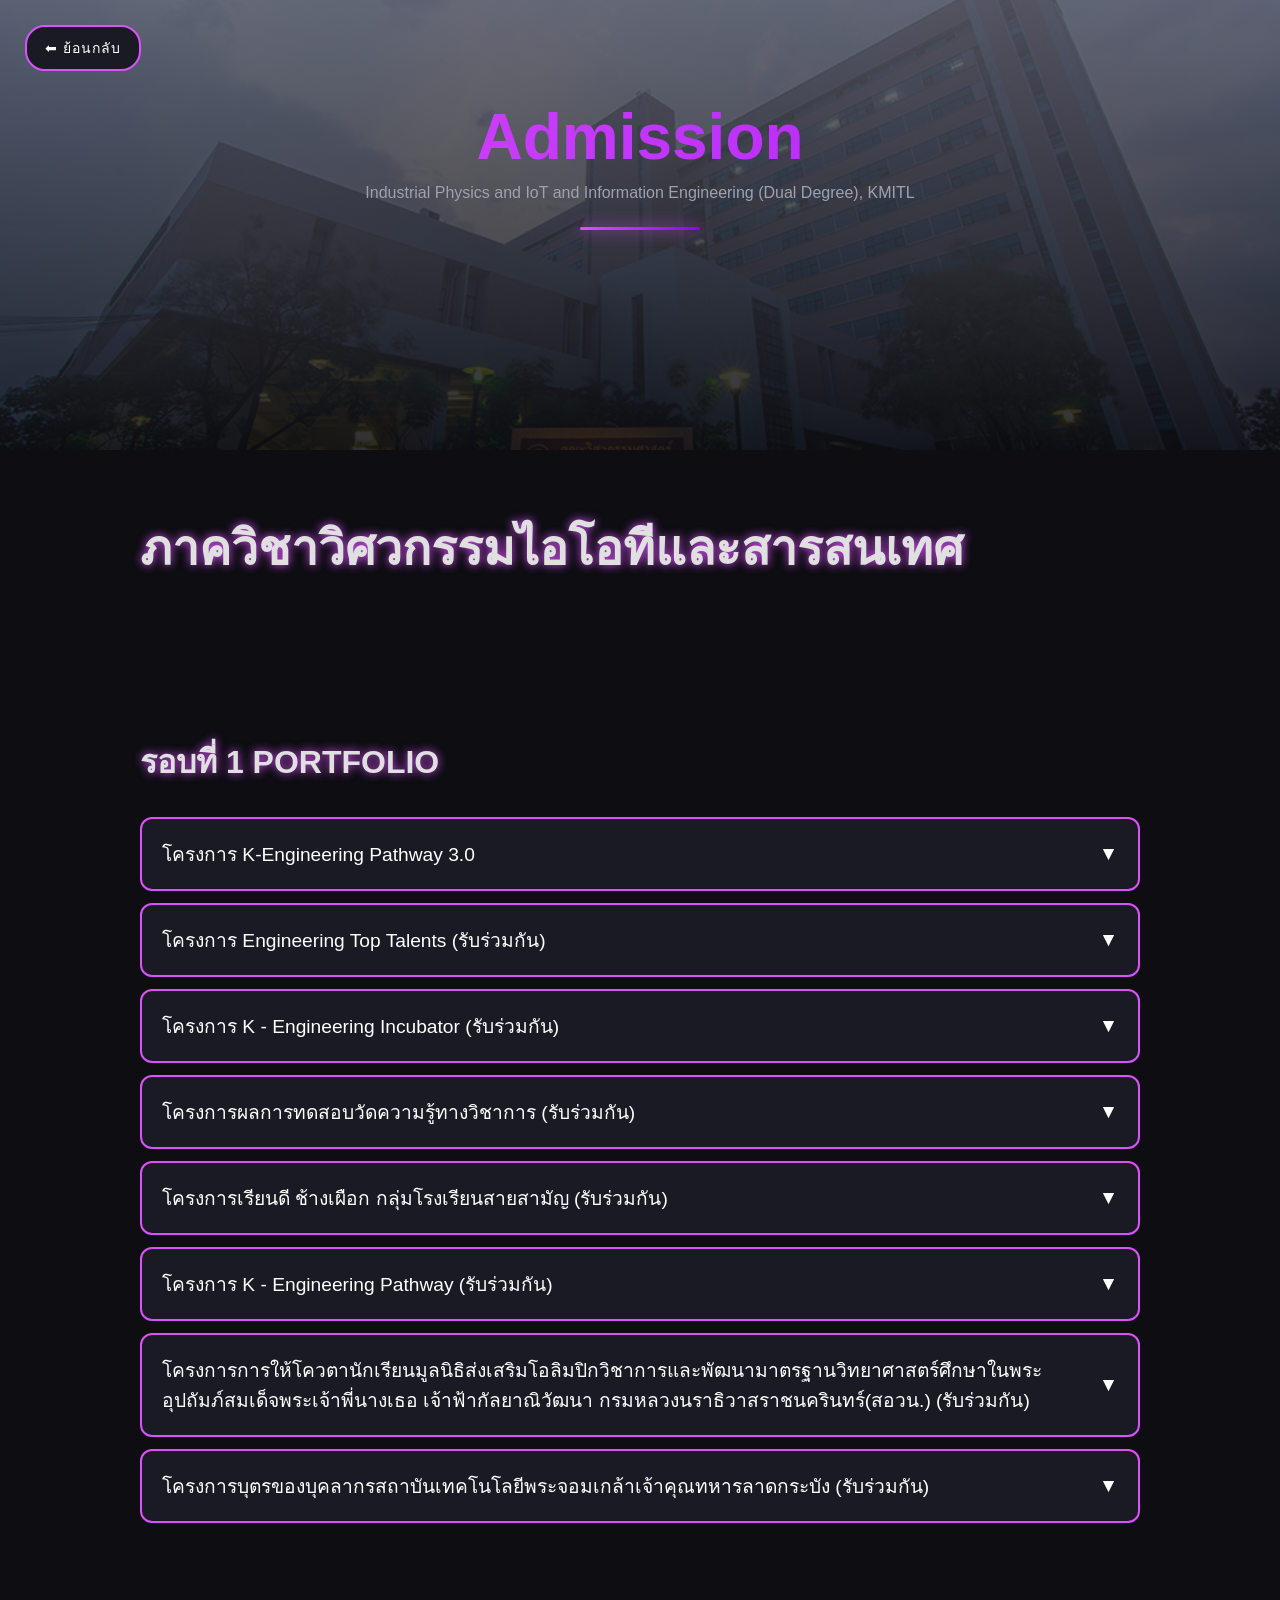
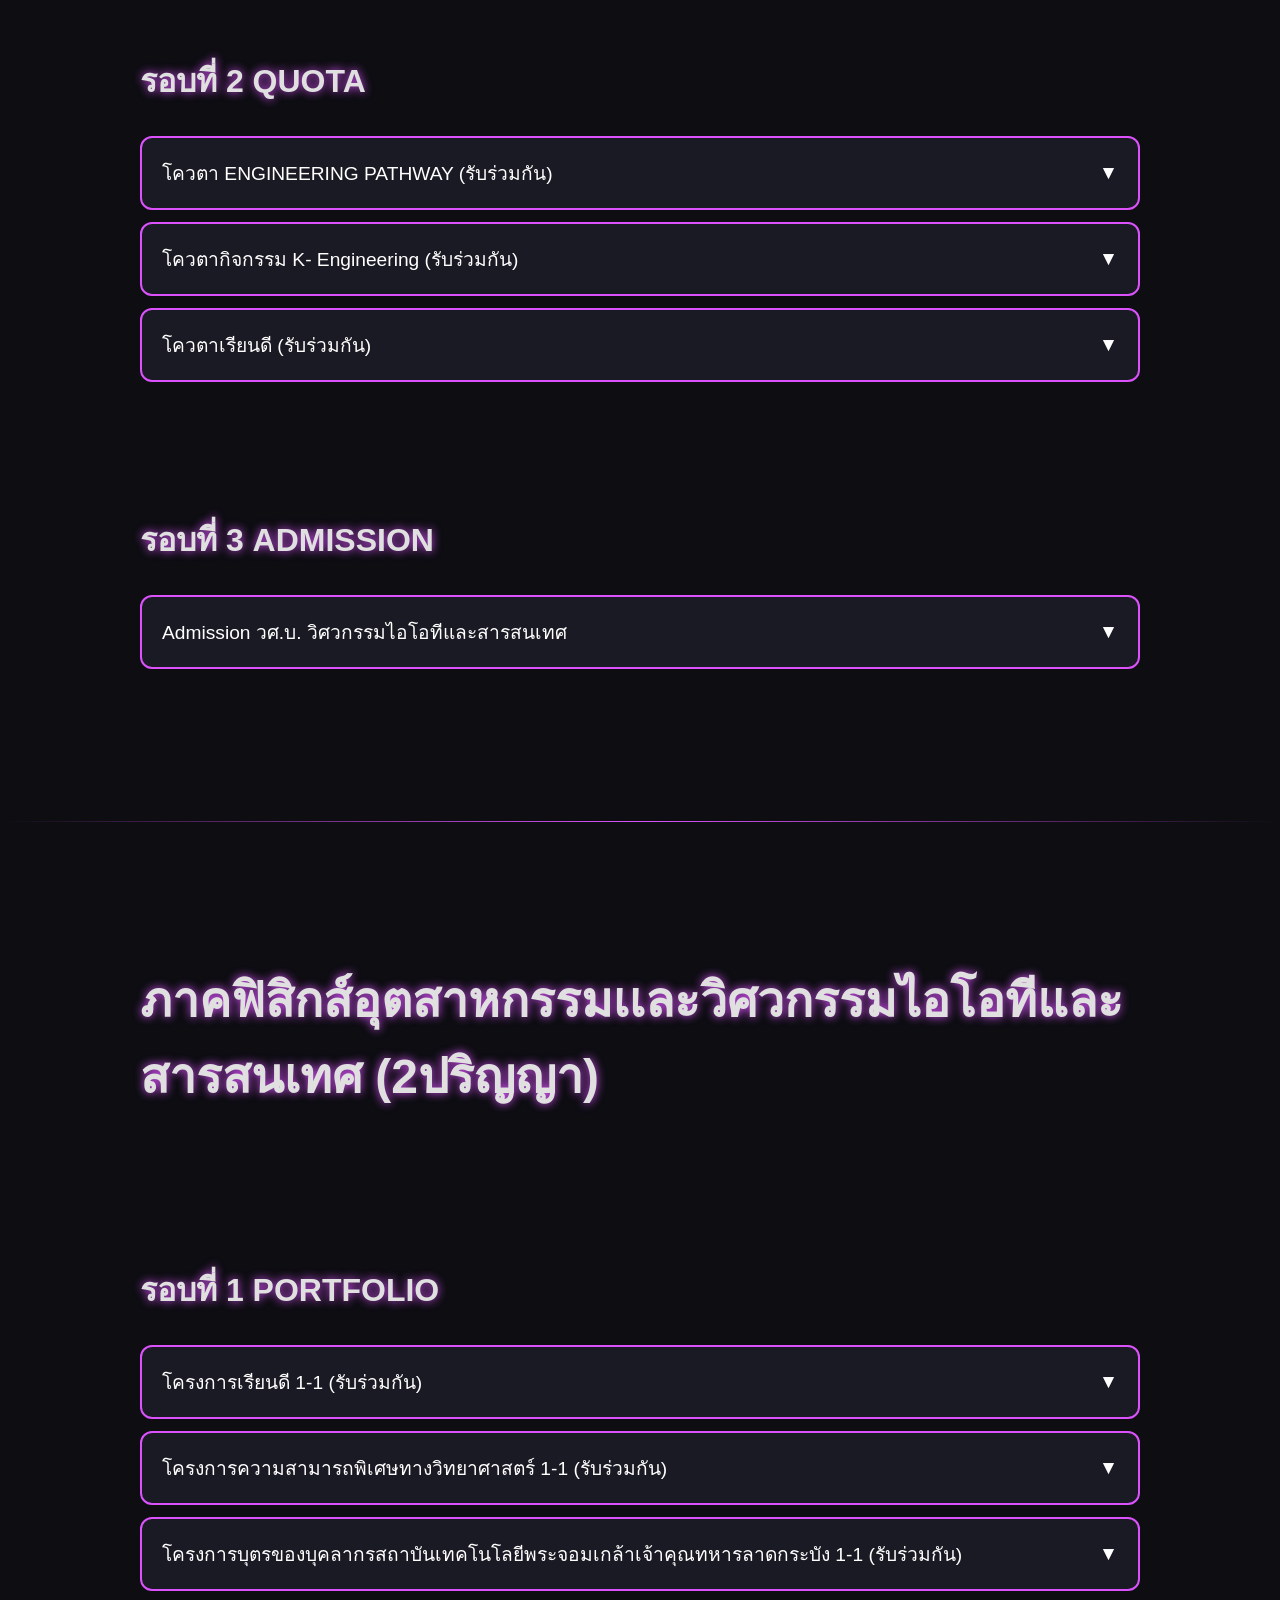
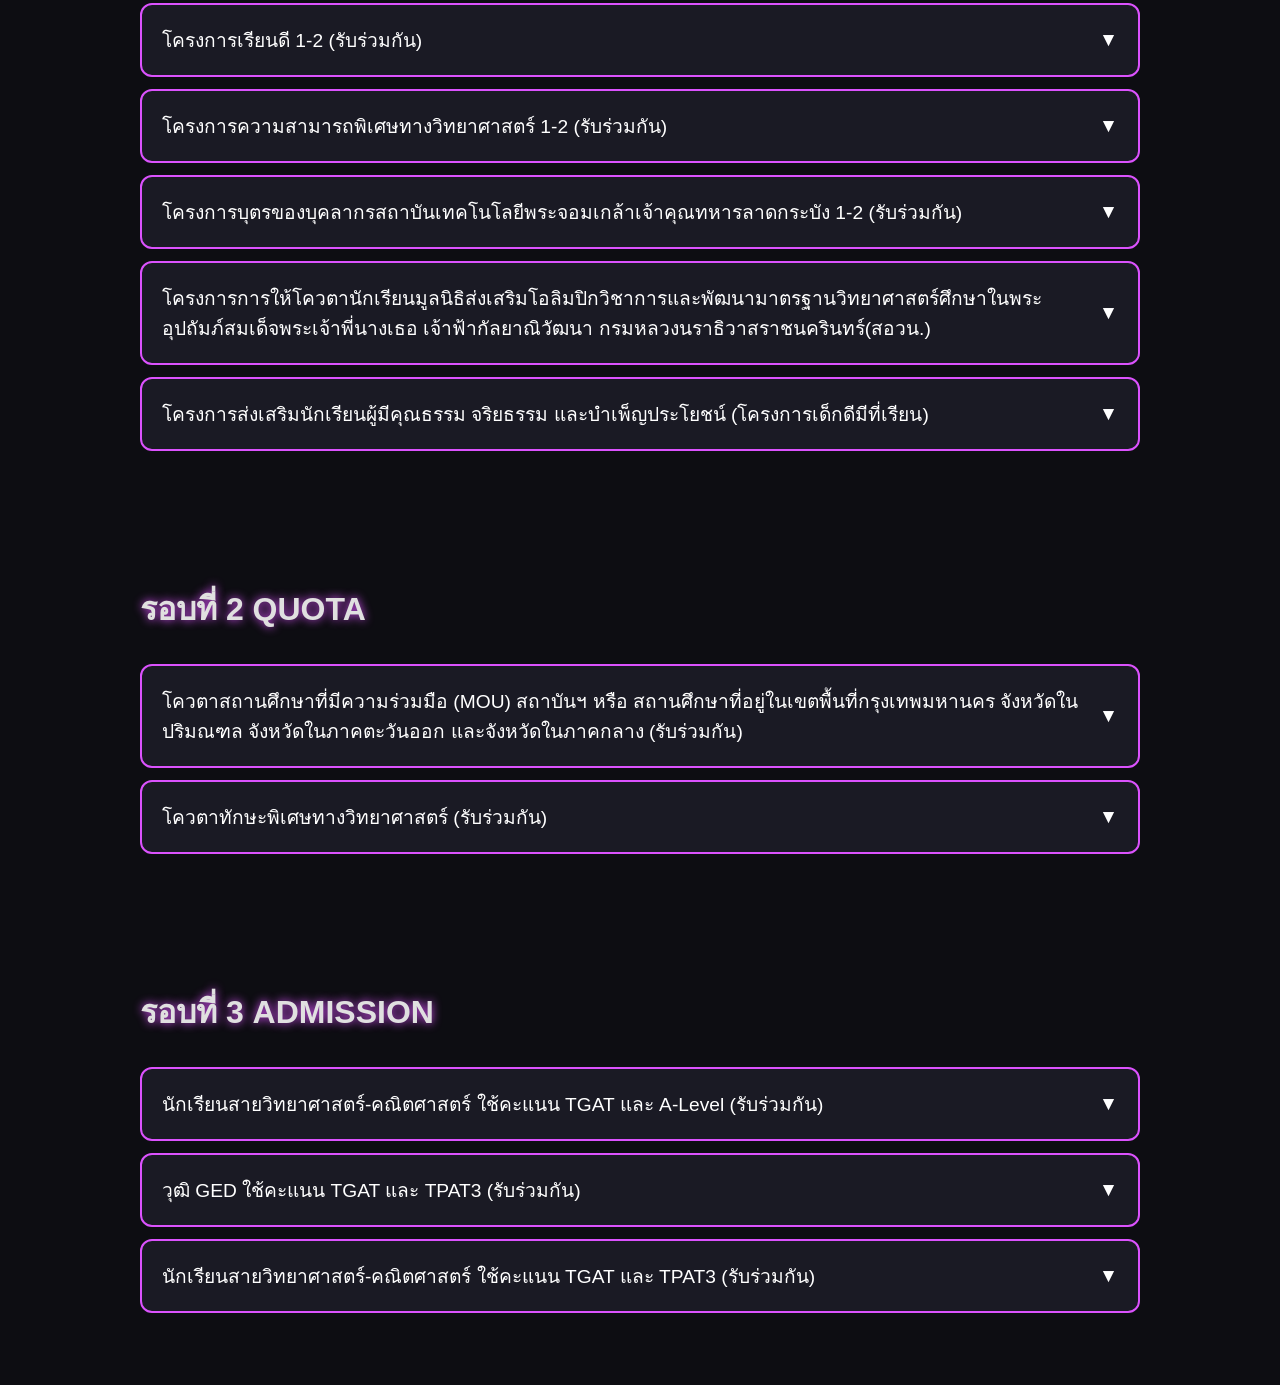
<file: Palm/admission/admission-main/Admission.html>
<!DOCTYPE html>
<html lang="th">
<head>
  <meta charset="UTF-8">
  <meta name="viewport" content="width=device-width, initial-scale=1.0">
  <title>Admission</title>
  <link rel="stylesheet" href="style.css">
</head>
<body>

  <button class="btn-back-home" onclick="window.history.back()">⬅ ย้อนกลับ</button>

  <section class="hero">
    <h1>Admission</h1>
    <p>Industrial Physics and IoT and Information Engineering (Dual Degree), KMITL</p>
    <div class="line"></div>
  </section>

  <section class="admission-part">
  <h2>ภาควิชาวิศวกรรมไอโอทีและสารสนเทศ</h2>
  </section>

  <section class="admission-section">
    <h2>รอบที่ 1 PORTFOLIO</h2>

    <div class="accordion">

      <button class="accordion-btn">
        โครงการ K-Engineering Pathway 3.0
        <span>▼</span>
      </button>

      <div class="accordion-content">
        <h3>คุณสมบัติ</h3>
        <ul>
          <li>รับผู้สมัครที่จบจาก รร. หลักสูตรแกนกลาง</li>
          <li>รับผู้สมัครที่จบจาก รร. หลักสูตรนานาชาติ</li>
          <li>รับผู้สมัครที่จบจาก รร. หลักสูตรอาชีวะ</li>
        </ul>

        <h3>จำนวนที่เปิดรับ</h3>
        <p>5 คน</p>

        <h3>รายละเอียดเพิ่มเติม</h3>
        <a href="https://new.reg.kmitl.ac.th/admission/#/" target="_blank">https://new.reg.kmitl.ac.th/admission/#/</a>
      </div>

      <button class="accordion-btn">
       โครงการ Engineering Top Talents (รับร่วมกัน)
        <span>▼</span>
      </button>

      <div class="accordion-content">
        <h3>คุณสมบัติ</h3>
        <ul>
          <li>รับผู้สมัครที่จบจาก รร. หลักสูตรแกนกลาง</li>
          <li>รับผู้สมัครที่จบจาก รร. หลักสูตรนานาชาติ</li>
          <li>รับผู้สมัครที่จบจาก รร. หลักสูตรอาชีวะ</li>
        </ul>

        <h3>จำนวนที่เปิดรับ</h3>
        <p>30 คน (ร่วมกัน)</p>

        <h3>รายละเอียดเพิ่มเติม</h3>
        <a href="https://new.reg.kmitl.ac.th/admission/#/" target="_blank">https://new.reg.kmitl.ac.th/admission/#/</a>
      </div>

      <button class="accordion-btn">
        โครงการ K - Engineering Incubator (รับร่วมกัน)
        <span>▼</span>
      </button>

      <div class="accordion-content">
        <h3>คุณสมบัติ</h3>
        <ul>
          <li>รับผู้สมัครที่จบจาก รร. หลักสูตรแกนกลาง</li>
          <li>รับผู้สมัครที่จบจาก รร. หลักสูตรนานาชาติ</li>
          <li>รับผู้สมัครที่จบจาก รร. หลักสูตรอาชีวะ</li>
        </ul>

        <h3>จำนวนที่เปิดรับ</h3>
        <p>30 คน (ร่วมกัน)</p>

        <h3>รายละเอียดเพิ่มเติม</h3>
        <a href="https://new.reg.kmitl.ac.th/admission/#/" target="_blank">https://new.reg.kmitl.ac.th/admission/#/</a>
      </div>

      <button class="accordion-btn">
        โครงการผลการทดสอบวัดความรู้ทางวิชาการ (รับร่วมกัน)
        <span>▼</span>
      </button>

      <div class="accordion-content">
        <h3>คุณสมบัติ</h3>
        <ul>
          <li>รับผู้สมัครที่จบจาก รร. หลักสูตรแกนกลาง</li>
          <li>รับผู้สมัครที่จบจาก รร. หลักสูตรนานาชาติ</li>
          <li>รับผู้สมัครที่จบจาก รร. หลักสูตรอาชีวะ</li>
        </ul>

        <h3>จำนวนที่เปิดรับ</h3>
        <p>30 คน (ร่วมกัน)</p>

        <h3>รายละเอียดเพิ่มเติม</h3>
        <a href="https://new.reg.kmitl.ac.th/admission/#/" target="_blank">https://new.reg.kmitl.ac.th/admission/#/</a>
      </div>

      <button class="accordion-btn">
        โครงการเรียนดี ช้างเผือก กลุ่มโรงเรียนสายสามัญ (รับร่วมกัน)
        <span>▼</span>
      </button>

      <div class="accordion-content">
        <h3>คุณสมบัติ</h3>
        <ul>
          <li>รับผู้สมัครที่จบจาก รร. หลักสูตรแกนกลาง</li>
          <li>รับผู้สมัครที่จบจาก รร. หลักสูตรนานาชาติ</li>
        </ul>

        <h3>จำนวนที่เปิดรับ</h3>
        <p>30 คน (ร่วมกัน)</p>

        <h3>รายละเอียดเพิ่มเติม</h3>
        <a href="https://new.reg.kmitl.ac.th/admission/#/" target="_blank">https://new.reg.kmitl.ac.th/admission/#/</a>
      </div>

      <button class="accordion-btn">
        โครงการ K - Engineering Pathway (รับร่วมกัน)
        <span>▼</span>
      </button>

      <div class="accordion-content">
        <h3>คุณสมบัติ</h3>
        <ul>
          <li>รับผู้สมัครที่จบจาก รร. หลักสูตรแกนกลาง</li>
          <li>รับผู้สมัครที่จบจาก รร. หลักสูตรนานาชาติ</li>
          <li>รับผู้สมัครที่จบจาก รร. หลักสูตรอาชีวะ</li>
        </ul>

        <h3>จำนวนที่เปิดรับ</h3>
        <p>30 คน(รับร่วมกัน)</p>

        <h3>รายละเอียดเพิ่มเติม</h3>
        <a href="https://new.reg.kmitl.ac.th/admission/#/" target="_blank">https://new.reg.kmitl.ac.th/admission/#/</a>
      </div>

      <button class="accordion-btn">
        โครงการการให้โควตานักเรียนมูลนิธิส่งเสริมโอลิมปิกวิชาการและพัฒนามาตรฐานวิทยาศาสตร์ศึกษาในพระอุปถัมภ์สมเด็จพระเจ้าพี่นางเธอ เจ้าฟ้ากัลยาณิวัฒนา กรมหลวงนราธิวาสราชนครินทร์(สอวน.) (รับร่วมกัน)
        <span>▼</span>
      </button>

      <div class="accordion-content">
        <h3>คุณสมบัติ</h3>
        <ul>
          <li>รับผู้สมัครที่จบจาก รร. หลักสูตรแกนกลาง</li>
          <li>รับผู้สมัครที่จบจาก รร. หลักสูตรนานาชาติ</li>
        </ul>

        <h3>จำนวนที่เปิดรับ</h3>
        <p>40 คน(รับร่วมกัน)</p>

        <h3>รายละเอียดเพิ่มเติม</h3>
        <a href="https://new.reg.kmitl.ac.th/admission/#/" target="_blank">https://new.reg.kmitl.ac.th/admission/#/</a>
      </div>

      <button class="accordion-btn">
        โครงการบุตรของบุคลากรสถาบันเทคโนโลยีพระจอมเกล้าเจ้าคุณทหารลาดกระบัง (รับร่วมกัน)
        <span>▼</span>
      </button>

      <div class="accordion-content">
        <h3>คุณสมบัติ</h3>
        <ul>
          <li>รับผู้สมัครที่จบจาก รร. หลักสูตรแกนกลาง</li>
          <li>รับผู้สมัครที่จบจาก รร. หลักสูตรนานาชาติ</li>
        </ul>

        <h3>จำนวนที่เปิดรับ</h3>
        <p>5 คน(รับร่วมกัน)</p>

        <h3>รายละเอียดเพิ่มเติม</h3>
        <a href="https://new.reg.kmitl.ac.th/admission/#/" target="_blank">https://new.reg.kmitl.ac.th/admission/#/</a>
      </div>

    </div>
  </section>

  <section class="admission-section">
  <h2>รอบที่ 2 QUOTA</h2>
  <div class="accordion">

    <button class="accordion-btn">
        โควตา ENGINEERING PATHWAY (รับร่วมกัน)
        <span>▼</span>
      </button>

      <div class="accordion-content">
        <h3>คุณสมบัติ</h3>
        <ul>
          <li>รับผู้สมัครที่จบจาก รร. หลักสูตรแกนกลาง</li>
          <li>รับผู้สมัครที่จบจาก รร. หลักสูตรนานาชาติ</li>
          <li>รับผู้สมัครที่จบจาก รร. หลักสูตรอาชีวะ</li>
        </ul>

        <h3>จำนวนที่เปิดรับ</h3>
        <p>15 คน(รับร่วมกัน)</p>

        <h3>รายละเอียดเพิ่มเติม</h3>
        <a href="https://new.reg.kmitl.ac.th/admission/#/" target="_blank">https://new.reg.kmitl.ac.th/admission/#/</a>
      </div>

      <button class="accordion-btn">
        โควตากิจกรรม K- Engineering (รับร่วมกัน)
        <span>▼</span>
      </button>

      <div class="accordion-content">
        <h3>คุณสมบัติ</h3>
        <ul>
          <li>รับผู้สมัครที่จบจาก รร. หลักสูตรแกนกลาง</li>
          <li>รับผู้สมัครที่จบจาก รร. หลักสูตรนานาชาติ</li>
          <li>รับผู้สมัครที่จบจาก รร. หลักสูตรอาชีวะ</li>
        </ul>

        <h3>จำนวนที่เปิดรับ</h3>
        <p>15 คน(รับร่วมกัน)</p>

        <h3>รายละเอียดเพิ่มเติม</h3>
        <a href="https://new.reg.kmitl.ac.th/admission/#/" target="_blank">https://new.reg.kmitl.ac.th/admission/#/</a>
      </div>

      <button class="accordion-btn">
        โควตาเรียนดี (รับร่วมกัน)
        <span>▼</span>
      </button>

      <div class="accordion-content">
        <h3>คุณสมบัติ</h3>
        <ul>
          <li>รับผู้สมัครที่จบจาก รร. หลักสูตรแกนกลาง</li>
          <li>รับผู้สมัครที่จบจาก รร. หลักสูตรนานาชาติ</li>
          <li>รับผู้สมัครที่จบจาก รร. หลักสูตรอาชีวะ</li>
        </ul>

        <h3>จำนวนที่เปิดรับ</h3>
        <p>15 คน(รับร่วมกัน)</p>

        <h3>รายละเอียดเพิ่มเติม</h3>
        <a href="https://new.reg.kmitl.ac.th/admission/#/" target="_blank">https://new.reg.kmitl.ac.th/admission/#/</a>
      </div>

    </div>
</section>


  <section class="admission-section">
  <h2>รอบที่ 3 ADMISSION</h2>
  <div class="accordion">

    <button class="accordion-btn">
        Admission วศ.บ. วิศวกรรมไอโอทีและสารสนเทศ
        <span>▼</span>
      </button>

      <div class="accordion-content">
        <h3>คุณสมบัติ</h3>
        <ul>
          <li>รับผู้สมัครที่จบจาก รร. หลักสูตรแกนกลาง</li>
          <li>รับผู้สมัครที่จบจาก รร. หลักสูตรนานาชาติ</li>
          <li>รับผู้สมัครที่จบจาก รร. หลักสูตรอาชีวะ</li>
          <li>ใช้คะแนนในรูปแบบ T-Score</li>
          <li>คะแนนขั้นต่ำวิชา A-Level ฟิสิกส์ ไม่ต่ำกว่า 1</li>
          <li>คะแนนขั้นต่ำวิชา ความถนัดทั่วไป (TGAT) ไม่ต่ำกว่า 1</li>
          <li>คะแนนขั้นต่ำวิชา ความถนัดวิทยาศาสตร์ เทคโนโลยี วิศวกรรมศาสตร์ (TPAT3) ไม่ต่ำกว่า 1</li>
          <li>คะแนนขั้นต่ำวิชา A-Level คณิตศาสตร์ประยุกต์ 1 (พื้นฐาน+เพิ่มเติม) ไม่ต่ำกว่า 1</li>
        </ul>

        <h3>การคำนวณคะแนน</h3>
        <p>ความถนัดทั่วไป (TGAT) 20%</p>
        <p>ความถนัดวิทยาศาสตร์ เทคโนโลยี วิศวกรรมศาสตร์ (TPAT3) 25%</p>
        <p>A-Level คณิตศาสตร์ประยุกต์ 1 (พื้นฐาน+เพิ่มเติม)	25%</p>
        <p>A-Level ฟิสิกส์	30%</p>

        <h3>เงื่อนไขการรับ</h3>
        <p>กำลังศึกษาหรือสำเร็จการศึกษาระดับมัธยมศึกษาตอนปลายสาย วิทย์-คณิต หรือประกาศนียบัตรวิชาชีพ (ปวช.) สายช่างอุตสาหกรรม ผู้สมัครต้องมีคะแนน TGAT , TPAT3 , A-level Math 1 และ Physics</p>

        <h3>จำนวนที่เปิดรับ</h3>
        <p>5 คน</p>

        <h3>รายละเอียดเพิ่มเติม</h3>
        <a href="https://new.reg.kmitl.ac.th/admission/#/" target="_blank">https://new.reg.kmitl.ac.th/admission/#/</a>
      </div>

    </div>
</section>

<hr class="full-line">

<section class="admission-part">
<h2>ภาคฟิสิกส์อุตสาหกรรมเเละวิศวกรรมไอโอทีและสารสนเทศ (2ปริญญา)</h2>
</section>

<section class="admission-section">
    <h2>รอบที่ 1 PORTFOLIO</h2>

    <div class="accordion">

      <button class="accordion-btn">
        โครงการเรียนดี 1-1 (รับร่วมกัน)
        <span>▼</span>
      </button>

      <div class="accordion-content">
        <h3>คุณสมบัติ</h3>
        <ul>
          <li>รับผู้สมัครที่จบจาก รร. หลักสูตรแกนกลาง</li>
          <li>รับผู้สมัครที่จบจาก รร. หลักสูตรนานาชาติ</li>
          <li>รับผู้สมัครที่จบหลักสูตร GED</li>
        </ul>

        <h3>จำนวนที่เปิดรับ</h3>
        <p>10 คน</p>

        <h3>รายละเอียดเพิ่มเติม</h3>
        <a href="https://new.reg.kmitl.ac.th/admission/#/" target="_blank">https://new.reg.kmitl.ac.th/admission/#/</a>
      </div>

      <button class="accordion-btn">
        โครงการความสามารถพิเศษทางวิทยาศาสตร์ 1-1 (รับร่วมกัน)
        <span>▼</span>
      </button>

      <div class="accordion-content">
        <h3>คุณสมบัติ</h3>
        <ul>
          <li>รับผู้สมัครที่จบจาก รร. หลักสูตรแกนกลาง</li>
          <li>รับผู้สมัครที่จบจาก รร. หลักสูตรนานาชาติ</li>
          <li>รับผู้สมัครที่จบหลักสูตร GED</li>
        </ul>

        <h3>จำนวนที่เปิดรับ</h3>
        <p>10 คน</p>

        <h3>รายละเอียดเพิ่มเติม</h3>
        <a href="https://new.reg.kmitl.ac.th/admission/#/" target="_blank">https://new.reg.kmitl.ac.th/admission/#/</a>
      </div>

      <button class="accordion-btn">
        โครงการบุตรของบุคลากรสถาบันเทคโนโลยีพระจอมเกล้าเจ้าคุณทหารลาดกระบัง 1-1 (รับร่วมกัน)
        <span>▼</span>
      </button>

      <div class="accordion-content">
        <h3>คุณสมบัติ</h3>
        <ul>
          <li>รับผู้สมัครที่จบจาก รร. หลักสูตรแกนกลาง</li>
          <li>รับผู้สมัครที่จบจาก รร. หลักสูตรนานาชาติ</li>
          <li>รับผู้สมัครที่จบหลักสูตร GED</li>
        </ul>

        <h3>จำนวนที่เปิดรับ</h3>
        <p>10 คน(รับร่วมกัน)</p>

        <h3>รายละเอียดเพิ่มเติม</h3>
        <a href="https://new.reg.kmitl.ac.th/admission/#/" target="_blank">https://new.reg.kmitl.ac.th/admission/#/</a>
      </div>

      <button class="accordion-btn">
        โครงการเรียนดี 1-2 (รับร่วมกัน)
        <span>▼</span>
      </button>

      <div class="accordion-content">
        <h3>คุณสมบัติ</h3>
        <ul>
          <li>รับผู้สมัครที่จบจาก รร. หลักสูตรแกนกลาง</li>
          <li>รับผู้สมัครที่จบจาก รร. หลักสูตรนานาชาติ</li>
          <li>รับผู้สมัครที่จบหลักสูตร GED</li>
        </ul>

        <h3>จำนวนที่เปิดรับ</h3>
        <p>10 คน</p>

        <h3>รายละเอียดเพิ่มเติม</h3>
        <a href="https://new.reg.kmitl.ac.th/admission/#/" target="_blank">https://new.reg.kmitl.ac.th/admission/#/</a>
      </div>

      <button class="accordion-btn">
        โครงการความสามารถพิเศษทางวิทยาศาสตร์ 1-2 (รับร่วมกัน)
        <span>▼</span>
      </button>

      <div class="accordion-content">
        <h3>คุณสมบัติ</h3>
        <ul>
          <li>รับผู้สมัครที่จบจาก รร. หลักสูตรแกนกลาง</li>
          <li>รับผู้สมัครที่จบจาก รร. หลักสูตรนานาชาติ</li>
          <li>รับผู้สมัครที่จบหลักสูตร GED</li>
        </ul>

        <h3>จำนวนที่เปิดรับ</h3>
        <p>10 คน</p>

        <h3>รายละเอียดเพิ่มเติม</h3>
        <a href="https://new.reg.kmitl.ac.th/admission/#/" target="_blank">https://new.reg.kmitl.ac.th/admission/#/</a>
      </div>

      <button class="accordion-btn">
        โครงการบุตรของบุคลากรสถาบันเทคโนโลยีพระจอมเกล้าเจ้าคุณทหารลาดกระบัง 1-2 (รับร่วมกัน)
        <span>▼</span>
      </button>

      <div class="accordion-content">
        <h3>คุณสมบัติ</h3>
        <ul>
          <li>รับผู้สมัครที่จบจาก รร. หลักสูตรแกนกลาง</li>
          <li>รับผู้สมัครที่จบจาก รร. หลักสูตรนานาชาติ</li>
          <li>รับผู้สมัครที่จบหลักสูตร GED</li>
        </ul>

        <h3>จำนวนที่เปิดรับ</h3>
        <p>10 คน(รับร่วมกัน)</p>

        <h3>รายละเอียดเพิ่มเติม</h3>
        <a href="https://new.reg.kmitl.ac.th/admission/#/" target="_blank">https://new.reg.kmitl.ac.th/admission/#/</a>
      </div>

      <button class="accordion-btn">
        โครงการการให้โควตานักเรียนมูลนิธิส่งเสริมโอลิมปิกวิชาการและพัฒนามาตรฐานวิทยาศาสตร์ศึกษาในพระอุปถัมภ์สมเด็จพระเจ้าพี่นางเธอ เจ้าฟ้ากัลยาณิวัฒนา กรมหลวงนราธิวาสราชนครินทร์(สอวน.)
        <span>▼</span>
      </button>

      <div class="accordion-content">
        <h3>คุณสมบัติ</h3>
        <ul>
          <li>รับผู้สมัครที่จบจาก รร. หลักสูตรแกนกลาง</li>
          <li>รับผู้สมัครที่จบจาก รร. หลักสูตรนานาชาติ</li>
        </ul>

        <h3>จำนวนที่เปิดรับ</h3>
        <p>5 คน</p>

        <h3>รายละเอียดเพิ่มเติม</h3>
        <a href="https://new.reg.kmitl.ac.th/admission/#/" target="_blank">https://new.reg.kmitl.ac.th/admission/#/</a>
      </div>

      <button class="accordion-btn">
        โครงการส่งเสริมนักเรียนผู้มีคุณธรรม จริยธรรม และบำเพ็ญประโยชน์ (โครงการเด็กดีมีที่เรียน)
        <span>▼</span>
      </button>

      <div class="accordion-content">
        <h3>คุณสมบัติ</h3>
        <ul>
          <li>รับผู้สมัครที่จบจาก รร. หลักสูตรแกนกลาง</li>
        </ul>

        <h3>จำนวนที่เปิดรับ</h3>
        <p>2 คน</p>

        <h3>รายละเอียดเพิ่มเติม</h3>
        <a href="https://new.reg.kmitl.ac.th/admission/#/" target="_blank">https://new.reg.kmitl.ac.th/admission/#/</a>
      </div>

    </div>
  </section>

  <section class="admission-section">
  <h2>รอบที่ 2 QUOTA</h2>
  <div class="accordion">

    <button class="accordion-btn">
        โควตาสถานศึกษาที่มีความร่วมมือ (MOU) สถาบันฯ หรือ สถานศึกษาที่อยู่ในเขตพื้นที่กรุงเทพมหานคร จังหวัดในปริมณฑล จังหวัดในภาคตะวันออก และจังหวัดในภาคกลาง (รับร่วมกัน)
        <span>▼</span>
      </button>

      <div class="accordion-content">
        <h3>คุณสมบัติ</h3>
        <ul>
          <li>รับผู้สมัครที่จบจาก รร. หลักสูตรแกนกลาง</li>
          <li>รับผู้สมัครที่จบจาก รร. หลักสูตรนานาชาติ</li>
          <li>รับผู้สมัครที่จบหลักสูตร GED</li>
        </ul>

        <h3>จำนวนที่เปิดรับ</h3>
        <p>10 คน</p>

        <h3>รายละเอียดเพิ่มเติม</h3>
        <a href="https://new.reg.kmitl.ac.th/admission/#/" target="_blank">https://new.reg.kmitl.ac.th/admission/#/</a>
      </div>

      <button class="accordion-btn">
        โควตาทักษะพิเศษทางวิทยาศาสตร์ (รับร่วมกัน)
        <span>▼</span>
      </button>

      <div class="accordion-content">
        <h3>คุณสมบัติ</h3>
        <ul>
          <li>รับผู้สมัครที่จบจาก รร. หลักสูตรแกนกลาง</li>
          <li>รับผู้สมัครที่จบจาก รร. หลักสูตรนานาชาติ</li>
          <li>รับผู้สมัครที่จบหลักสูตร GED</li>
        </ul>

        <h3>จำนวนที่เปิดรับ</h3>
        <p>10 คน</p>

        <h3>รายละเอียดเพิ่มเติม</h3>
        <a href="https://new.reg.kmitl.ac.th/admission/#/" target="_blank">https://new.reg.kmitl.ac.th/admission/#/</a>
      </div>

    </div>
</section>


  <section class="admission-section">
  <h2>รอบที่ 3 ADMISSION</h2>
  <div class="accordion">

    <button class="accordion-btn">
        นักเรียนสายวิทยาศาสตร์-คณิตศาสตร์ ใช้คะแนน TGAT และ A-Level (รับร่วมกัน)
        <span>▼</span>
      </button>

      <div class="accordion-content">
        <h3>คุณสมบัติ</h3>
        <ul>
          <li>รับผู้สมัครที่จบจาก รร. หลักสูตรแกนกลาง</li>
          <li>รับผู้สมัครที่จบจาก รร. หลักสูตรนานาชาติ</li>
          <li>จำนวนหน่วยกิตต่ำสุดกลุ่มสาระฯ คณิตศาสตร์ ไม่ต่ำกว่า 12</li>
          <li>จำนวนหน่วยกิตต่ำสุดกลุ่มสาระฯ วิทยาศาสตร์และเทคโนโลยี ไม่ต่ำกว่า 21</li>
          <li>ใช้คะแนนในรูปแบบ T-Score</li>
          <li>คะแนนขั้นต่ำวิชา A-Level ฟิสิกส์ ไม่ต่ำกว่า 1</li>
          <li>คะแนนขั้นต่ำวิชา ความถนัดทั่วไป (TGAT) ไม่ต่ำกว่า 1</li>
          <li>คะแนนขั้นต่ำวิชา A-Level คณิตศาสตร์ประยุกต์ 1 (พื้นฐาน+เพิ่มเติม) ไม่ต่ำกว่า 1</li>
        </ul>

        <h3>การคำนวณคะแนน</h3>
        <p>ความถนัดทั่วไป (TGAT)	20%</p>
        <p>A-Level คณิตศาสตร์ประยุกต์ 1 (พื้นฐาน+เพิ่มเติม)	40%</p>
        <p>A-Level ฟิสิกส์	40%</p>

        <h3>เงื่อนไขการรับ</h3>
        <p>รับผู้สำเร็จการศึกษาชั้นมัธยมศึกษาปีที่ 6 แผนการเรียนวิทย์-คณิต กลุ่มสาระการเรียนรู้วิทยาศาสตร์และเทคโนโลยี ไม่น้อยกว่า 21 หน่วยกิต กลุ่มสาระการเรียนรู้คณิตศาสตร์ ไม่น้อยกว่า 12 หน่วยกิต และต้องมีคะแนน TGAT, A-Level Math1, A-Level Phy</p>

        <h3>จำนวนที่เปิดรับ</h3>
        <p>8 คน</p>

        <h3>รายละเอียดเพิ่มเติม</h3>
        <a href="https://new.reg.kmitl.ac.th/admission/#/" target="_blank">https://new.reg.kmitl.ac.th/admission/#/</a>
      </div>

      <button class="accordion-btn">
        วุฒิ GED ใช้คะแนน TGAT และ TPAT3 (รับร่วมกัน) 
        <span>▼</span>
      </button>

      <div class="accordion-content">
        <h3>คุณสมบัติ</h3>
        <ul>
          <li>รับผู้สมัครที่จบจาก รร. หลักสูตรนานาชาติ</li>
          <li>รับผู้สมัครที่จบหลักสูตร GED</li>
          <li>ใช้คะแนนในรูปแบบ T-Score</li>
          <li>คะแนนขั้นต่ำวิชา ความถนัดทั่วไป (TGAT) ไม่ต่ำกว่า 1</li>
          <li>คะแนนขั้นต่ำวิชา ความถนัดวิทยาศาสตร์ เทคโนโลยี วิศวกรรมศาสตร์ (TPAT3) ไม่ต่ำกว่า 1</li>
        </ul>

        <h3>การคำนวณคะแนน</h3>
        <p>ความถนัดทั่วไป (TGAT)	20%</p>
        <p>ความถนัดวิทยาศาสตร์ เทคโนโลยี วิศวกรรมศาสตร์ (TPAT3)	80%</p>

        <h3>เงื่อนไขการรับ</h3>
        <p>รับผู้สำเร็จการศึกษาวุฒิ GED และต้องมีคะแนน TGAT, TPAT3	</p>

        <h3>จำนวนที่เปิดรับ</h3>
        <p>8 คน</p>

        <h3>รายละเอียดเพิ่มเติม</h3>
        <a href="https://new.reg.kmitl.ac.th/admission/#/" target="_blank">https://new.reg.kmitl.ac.th/admission/#/</a>
      </div>

      <button class="accordion-btn">
        นักเรียนสายวิทยาศาสตร์-คณิตศาสตร์ ใช้คะแนน TGAT และ TPAT3 (รับร่วมกัน) 
        <span>▼</span>
      </button>

      <div class="accordion-content">
        <h3>คุณสมบัติ</h3>
        <ul>
          <li>รับผู้สมัครที่จบจาก รร. หลักสูตรแกนกลาง</li>
          <li>รับผู้สมัครที่จบจาก รร. หลักสูตรนานาชาติ</li>
          <li>จำนวนหน่วยกิตต่ำสุดกลุ่มสาระฯ คณิตศาสตร์ ไม่ต่ำกว่า 12</li>
          <li>จำนวนหน่วยกิตต่ำสุดกลุ่มสาระฯ วิทยาศาสตร์และเทคโนโลยี ไม่ต่ำกว่า 21</li>
          <li>ใช้คะแนนในรูปแบบ T-Score</li>
          <li>คะแนนขั้นต่ำวิชา A-Level ฟิสิกส์ ไม่ต่ำกว่า 1</li>
          <li>คะแนนขั้นต่ำวิชา ความถนัดทั่วไป (TGAT) ไม่ต่ำกว่า 1</li>
          <li>คะแนนขั้นต่ำวิชา A-Level คณิตศาสตร์ประยุกต์ 1 (พื้นฐาน+เพิ่มเติม) ไม่ต่ำกว่า 1</li>
        </ul>

        <h3>การคำนวณคะแนน</h3>
        <p>ความถนัดทั่วไป (TGAT)	20%</p>
        <p>ความถนัดวิทยาศาสตร์ เทคโนโลยี วิศวกรรมศาสตร์ (TPAT3)	80%</p>

        <h3>เงื่อนไขการรับ</h3>
        <p>รับผู้สำเร็จการศึกษาชั้นมัธยมศึกษาปีที่ 6 แผนการเรียนวิทย์-คณิต กลุ่มสาระการเรียนรู้วิทยาศาสตร์และเทคโนโลยี ไม่น้อยกว่า 21 หน่วยกิต กลุ่มสาระการเรียนรู้คณิตศาสตร์ ไม่น้อยกว่า 12 หน่วยกิต และต้องมีคะแนน TGAT, TPAT3	</p>

        <h3>จำนวนที่เปิดรับ</h3>
        <p>8 คน</p>

        <h3>รายละเอียดเพิ่มเติม</h3>
        <a href="https://new.reg.kmitl.ac.th/admission/#/" target="_blank">https://new.reg.kmitl.ac.th/admission/#/</a>
      </div>

    </div>
</section>


  <script src="script.js"></script>
</body>
</html>
</file>
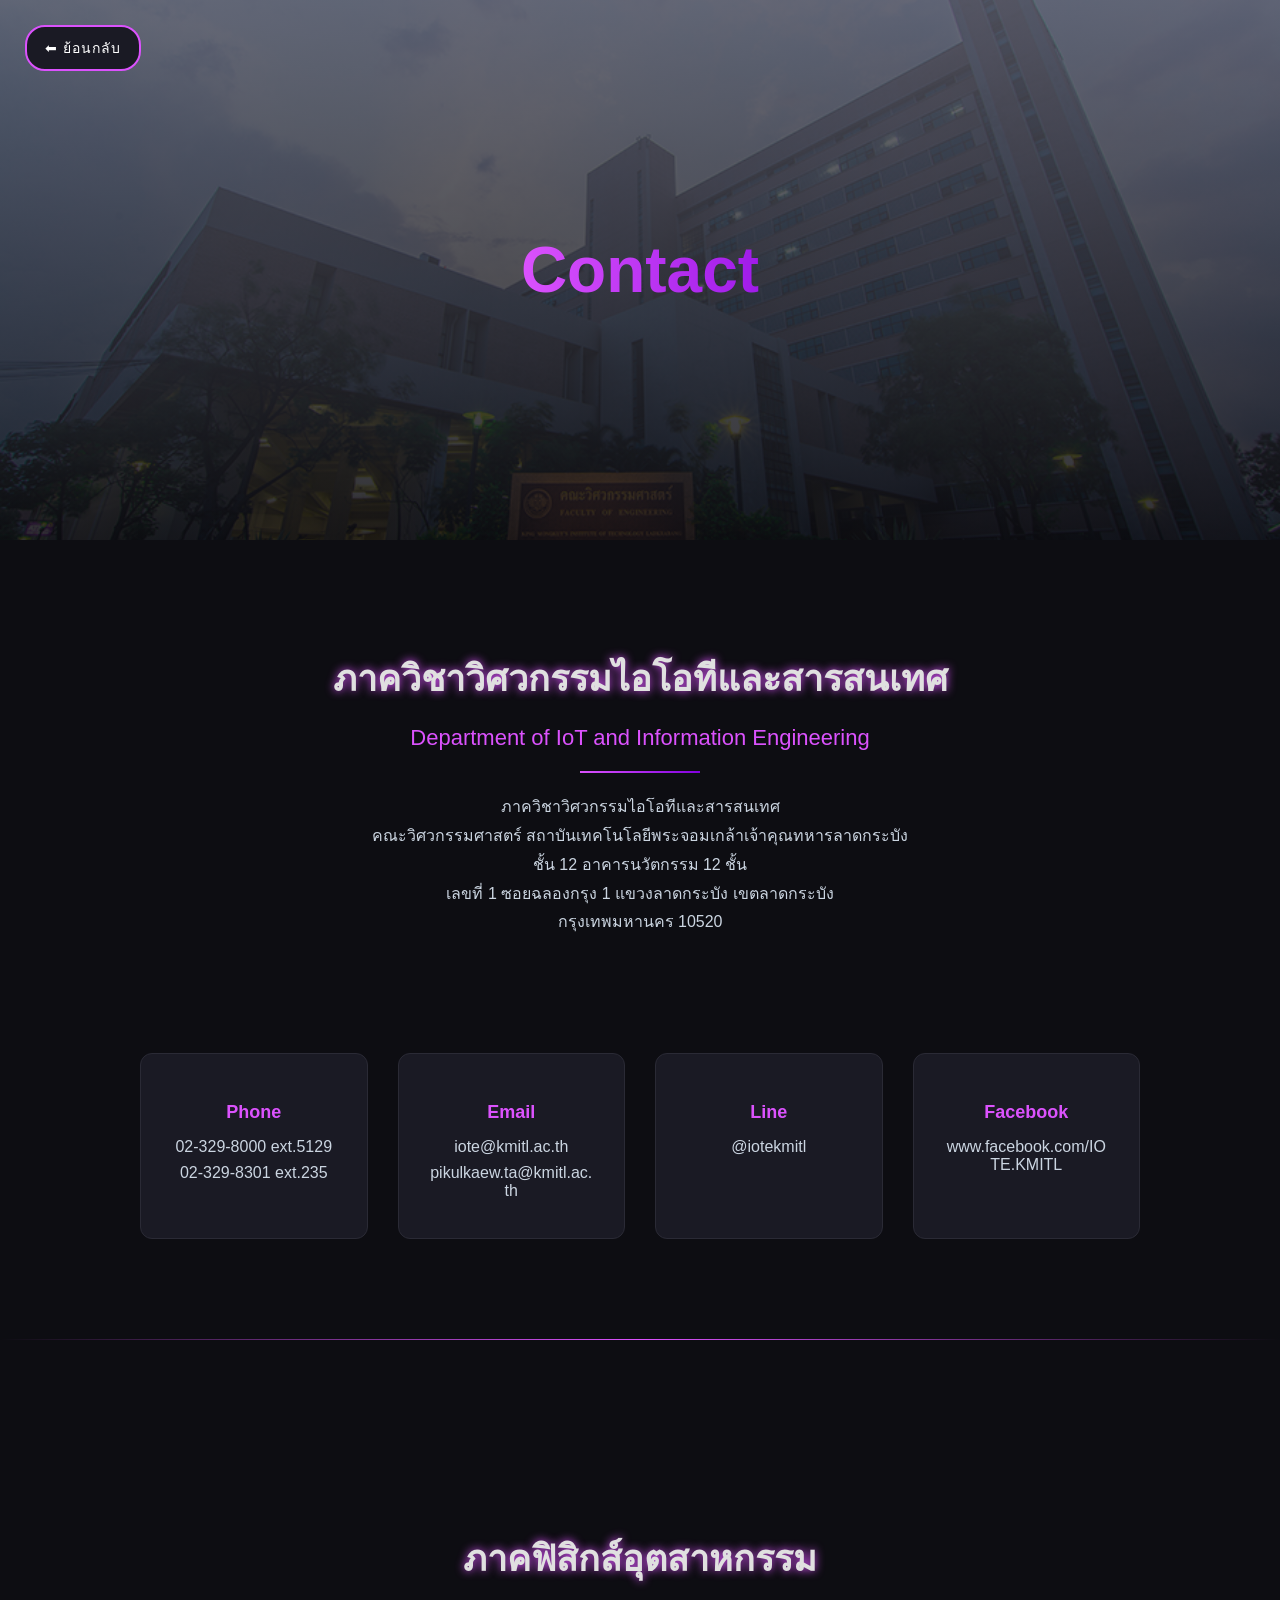
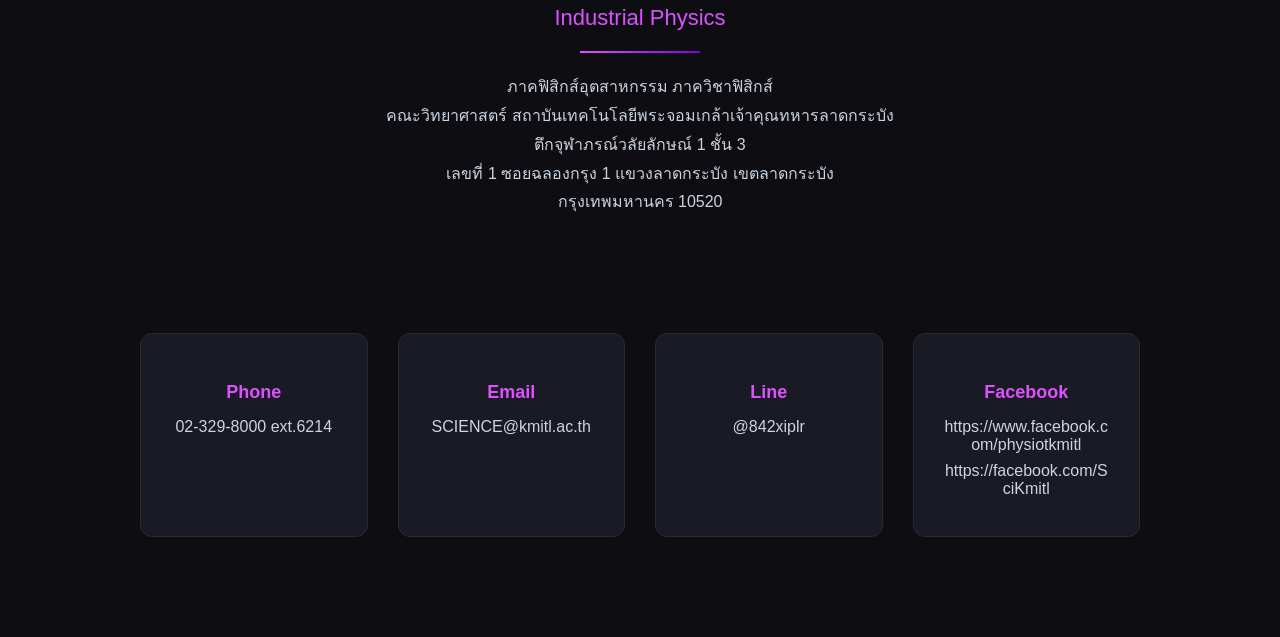
<file: Palm/contact/contact-main/contact.html>
<!DOCTYPE html>
<html lang="th">
  <head>
  <meta charset="UTF-8">
  <meta name="viewport" content="width=device-width, initial-scale=1.0">
  <title>Contact</title>
  <link rel="stylesheet" href="style.css">
  </head>

  <body>

    <button class="btn-back-home" onclick="window.history.back()">⬅ ย้อนกลับ</button>

    <section class="contact-hero">
    <h1>Contact</h1>
    </section>
    

         <section class="contact-header">
    <h1>ภาควิชาวิศวกรรมไอโอทีและสารสนเทศ</h1>
    <h2>Department of IoT and Information Engineering</h2>

    <p class="detail">
      ภาควิชาวิศวกรรมไอโอทีและสารสนเทศ<br>
      คณะวิศวกรรมศาสตร์ สถาบันเทคโนโลยีพระจอมเกล้าเจ้าคุณทหารลาดกระบัง<br>
      ชั้น 12 อาคารนวัตกรรม 12 ชั้น<br>
      เลขที่ 1 ซอยฉลองกรุง 1 แขวงลาดกระบัง เขตลาดกระบัง<br>
      กรุงเทพมหานคร 10520
    </p>
  </section>

  <section class="contact-info-grid">

    <div class="info-box">
      <h3>Phone</h3>
      <p>02-329-8000 ext.5129</p>
      <p>02-329-8301 ext.235</p>
    </div>

    <div class="info-box">
      <h3>Email</h3>
      <p>iote@kmitl.ac.th</p>
      <p>pikulkaew.ta@kmitl.ac.th</p>
    </div>

    <div class="info-box">
      <h3>Line</h3>
      <p>@iotekmitl</p>
    </div>

    <div class="info-box">
      <h3>Facebook</h3>
      <p>www.facebook.com/IOTE.KMITL</p>
    </div>

  </section>

  <hr class="full-line">

         <section class="contact-header">
    <h1>ภาคฟิสิกส์อุตสาหกรรม</h1>
    <h2>Industrial Physics</h2>

    <p class="detail">
      ภาคฟิสิกส์อุตสาหกรรม ภาควิชาฟิสิกส์<br>
      คณะวิทยาศาสตร์ สถาบันเทคโนโลยีพระจอมเกล้าเจ้าคุณทหารลาดกระบัง<br>
      ตึกจุฬาภรณ์วลัยลักษณ์ 1 ชั้น 3<br>
      เลขที่ 1 ซอยฉลองกรุง 1 แขวงลาดกระบัง เขตลาดกระบัง<br>
      กรุงเทพมหานคร 10520
    </p>
  </section>

  <section class="contact-info-grid">

    <div class="info-box">
      <h3>Phone</h3>
      <p>02-329-8000 ext.6214</p>
    </div>

    <div class="info-box">
      <h3>Email</h3>
      <p>SCIENCE@kmitl.ac.th</p>
    </div>

    <div class="info-box">
      <h3>Line</h3>
      <p>@842xiplr</p>
    </div>

    <div class="info-box">
      <h3>Facebook</h3>
      <p>https://www.facebook.com/physiotkmitl</p>
      <p>https://facebook.com/SciKmitl</p>
    </div>

  </section>
  
  </body>
</html>
</file>
<file: Numpu/AboutIot.css>
:root {
    --bg-dark: #090014; 
    --card-bg: rgba(20, 5, 40, 0.7);
    --text-light: #e0d5f0;
    --neon-purple: #b829ff;
    --neon-light: #df9aff;
}

* {
    box-sizing: border-box;
    margin: 0;
    padding: 0;
    font-family: 'Prompt', sans-serif;
}

body {
    background-color: var(--bg-dark);
    color: var(--text-light);
    line-height: 1.6;
    background-image: radial-gradient(circle at 15% 50%, rgba(184, 41, 255, 0.08), transparent 30%),
                      radial-gradient(circle at 85% 30%, rgba(184, 41, 255, 0.12), transparent 30%);
    overflow-x: hidden;
    padding: 40px 20px;
}

/* Animations */
@keyframes neonPulse {
    0% { box-shadow: 0 0 5px var(--neon-purple), inset 0 0 5px var(--neon-purple); border-color: rgba(184, 41, 255, 0.5); }
    50% { box-shadow: 0 0 15px var(--neon-purple), inset 0 0 10px var(--neon-purple); border-color: var(--neon-light); }
    100% { box-shadow: 0 0 5px var(--neon-purple), inset 0 0 5px var(--neon-purple); border-color: rgba(184, 41, 255, 0.5); }
}

@keyframes textGlow {
    0% { text-shadow: 0 0 5px var(--neon-purple); }
    50% { text-shadow: 0 0 20px var(--neon-light), 0 0 30px var(--neon-purple); color: #fff; }
    100% { text-shadow: 0 0 5px var(--neon-purple); }
}

.container {
    max-width: 1000px;
    margin: 0 auto;
}

/* Hero Section */
.hero-section {
    text-align: center;
    margin-bottom: 40px;
}

.hero-section h1 {
    font-size: 3rem;
    color: var(--neon-light);
    animation: textGlow 2s infinite alternate;
    margin-bottom: 10px;
    letter-spacing: 2px;
}

.hero-section h2 {
    font-size: 1.5rem;
    color: #fff;
    font-weight: 400;
    margin-bottom: 20px;
}

.subtitle {
    color: #bbb;
}

.intro-text {
    background: var(--card-bg);
    border: 1px solid rgba(184, 41, 255, 0.3);
    padding: 30px;
    border-radius: 15px;
    margin-bottom: 30px;
    backdrop-filter: blur(10px);
    text-align: justify;
}

/* Call to Action Container */
.cta-container {
    text-align: center;
    margin-bottom: 60px;
}

.btn-glow {
    display: inline-block;
    padding: 15px 40px;
    background-color: rgba(20, 5, 40, 0.8);
    color: #fff;
    text-decoration: none;
    font-size: 1.2rem;
    font-weight: 600;
    border: 2px solid var(--neon-purple);
    border-radius: 50px;
    transition: all 0.3s ease;
    text-shadow: 0 0 5px var(--neon-light);
    box-shadow: 0 0 10px rgba(184, 41, 255, 0.4), inset 0 0 10px rgba(184, 41, 255, 0.4);
    animation: neonPulse 2s infinite alternate;
}

.btn-glow:hover {
    background-color: var(--neon-purple);
    color: #fff;
    box-shadow: 0 0 25px var(--neon-purple), inset 0 0 15px var(--neon-light);
    transform: translateY(-5px) scale(1.05);
    text-shadow: none;
}

/* Features Grid */
.features-grid {
    display: grid;
    grid-template-columns: repeat(auto-fit, minmax(300px, 1fr));
    gap: 20px;
    margin-bottom: 50px;
}

.feature-card {
    background: rgba(0, 0, 0, 0.6);
    border: 1px solid var(--neon-purple);
    border-radius: 10px;
    padding: 25px;
    transition: transform 0.3s;
    animation: neonPulse 4s infinite alternate;
}

.feature-card:hover {
    transform: translateY(-5px);
}

.feature-card h3 {
    color: var(--neon-light);
    margin-bottom: 15px;
    font-size: 1.3rem;
    border-bottom: 1px solid rgba(184, 41, 255, 0.3);
    padding-bottom: 10px;
}

/* Careers Section */
.careers-section {
    background: var(--card-bg);
    padding: 30px;
    border-radius: 15px;
    margin-bottom: 50px;
    border-left: 5px solid var(--neon-purple);
}

.careers-header {
    display: flex;
    align-items: center;
    justify-content: space-between;
    flex-wrap: wrap;
    gap: 15px;
    margin-bottom: 20px;
}

.careers-header h3 {
    color: var(--neon-light);
    font-size: 1.5rem;
    margin-bottom: 0;
}

.btn-analyze {
    display: inline-block;
    padding: 8px 20px;
    background-color: rgba(20, 5, 40, 0.8);
    color: var(--neon-light);
    text-decoration: none;
    font-size: 1rem;
    font-weight: 600;
    border: 1px solid var(--neon-purple);
    border-radius: 30px;
    transition: all 0.3s ease;
    box-shadow: 0 0 5px rgba(184, 41, 255, 0.4);
}

.btn-analyze:hover {
    background-color: var(--neon-purple);
    color: #fff;
    box-shadow: 0 0 15px var(--neon-purple);
    transform: translateY(-2px);
}

.career-tags {
    display: flex;
    flex-wrap: wrap;
    gap: 10px;
}

.career-tag {
    background: rgba(184, 41, 255, 0.1);
    color: #fff;
    padding: 8px 15px;
    border-radius: 20px;
    font-size: 0.9rem;
    border: 1px solid var(--neon-purple);
    transition: all 0.3s;
}

.career-tag:hover {
    background: var(--neon-purple);
    box-shadow: 0 0 10px var(--neon-purple);
}

/* Timeline History Section */
.history-title {
    text-align: center;
    font-size: 2rem;
    color: var(--neon-light);
    margin-bottom: 30px;
}

.timeline {
    position: relative;
    max-width: 800px;
    margin: 0 auto;
}

.timeline::after {
    content: '';
    position: absolute;
    width: 2px;
    background: var(--neon-purple);
    top: 0;
    bottom: 0;
    left: 20px;
    margin-left: -1px;
    box-shadow: 0 0 10px var(--neon-purple);
}

.timeline-item {
    padding: 10px 40px 30px 50px;
    position: relative;
}

.timeline-item::after {
    content: '';
    position: absolute;
    width: 15px;
    height: 15px;
    right: auto;
    left: 13px;
    background-color: var(--bg-dark);
    border: 3px solid var(--neon-light);
    top: 15px;
    border-radius: 50%;
    z-index: 1;
    box-shadow: 0 0 10px var(--neon-light);
}

.timeline-date {
    font-weight: 600;
    color: var(--neon-light);
    margin-bottom: 10px;
    font-size: 1.2rem;
}

.timeline-content {
    background: rgba(0, 0, 0, 0.4);
    padding: 20px;
    border-radius: 8px;
    border: 1px solid rgba(184, 41, 255, 0.2);
    font-size: 0.95rem;
}

/* ปุ่มย้อนกลับสไตล์เหลี่ยมขอบมน (เหมือนหน้า Subject) */
.btn-back-main {
    display: inline-flex;
    align-items: center;
    padding: 10px 20px;
    background-color: rgba(20, 5, 40, 0.8);
    color: var(--neon-light);
    text-decoration: none;
    font-size: 1rem;
    font-weight: 600;
    border: 1px solid var(--neon-purple);
    border-radius: 30px;
    margin-bottom: 30px; /* เว้นระยะห่างจากด้านล่างก่อนถึงข้อความถัดไป */
    transition: all 0.3s ease;
    box-shadow: 0 0 5px rgba(184, 41, 255, 0.4);
}

.btn-back-main:hover {
    background-color: var(--neon-purple);
    color: #fff;
    box-shadow: 0 0 15px var(--neon-purple);
    transform: translateY(-2px);
}

.btn-back-main:hover {
    background-color: #b829ff;
    color: white;
    box-shadow: 0 0 15px #b829ff;
}

@media (max-width: 600px) {
    .hero-section h1 { font-size: 2.2rem; }
    .hero-section h2 { font-size: 1.2rem; }
    .btn-glow { padding: 12px 25px; font-size: 1rem; }
    .careers-header { justify-content: center; }
}
</file>
<file: Numpu/plan/style1.css>
:root {
    --bg-dark: #0d0d12;
    --box-bg: #1a1a24;
    --text-light: #e0e0e0;
    --neon-purple: #b829ff;
    --neon-purple-glow: 0 0 5px #b829ff, 0 0 15px #b829ff, 0 0 30px #b829ff;
    
    --c-yellow: #f1c40f;
    --c-blue: #00e5ff;
    --c-orange: #ff3d00;
    --c-gray: #b0bec5;
}

body {
    font-family: 'Segoe UI', Tahoma, Geneva, Verdana, sans-serif;
    background-color: var(--bg-dark);
    color: var(--text-light);
    margin: 0;
    padding: 20px;
}

/* ปุ่มย้อนกลับ */
.btn-back-home {
    display: inline-flex;
    align-items: center;
    padding: 10px 20px;
    background-color: var(--box-bg);
    color: #fff;
    text-decoration: none;
    font-size: 1rem;
    font-weight: 600;
    border: 1px solid var(--neon-purple);
    border-radius: 30px;
    margin-bottom: 20px;
    transition: all 0.3s ease;
    box-shadow: 0 0 5px rgba(184, 41, 255, 0.4);
}

.btn-back-home:hover {
    background-color: var(--neon-purple);
    color: #fff;
    box-shadow: var(--neon-purple-glow);
    transform: translateY(-2px);
}

h1 {
    text-align: center;
    color: #ffffff;
    text-shadow: var(--neon-purple-glow);
    margin-bottom: 30px;
    margin-top: 10px;
}

.plan-container {
    display: flex;
    gap: 20px;
    position: relative;
    overflow-x: auto;
    padding-bottom: 50px;
    min-width: 1200px;
}

#arrowLayer {
    position: absolute;
    top: 0;
    left: 0;
    width: 100%;
    height: 100%;
    pointer-events: none;
    z-index: 10;
    filter: drop-shadow(0 0 3px var(--neon-purple)); 
}

.year-column {
    flex: 1;
    min-width: 250px;
    background: var(--box-bg);
    border: 1px solid #333;
    border-radius: 10px;
    box-shadow: 0 4px 15px rgba(0, 0, 0, 0.8);
    padding: 10px;
    position: relative;
    z-index: 2;
}

.year-header {
    text-align: center;
    color: white;
    padding: 10px;
    border-radius: 5px;
    font-weight: bold;
    margin-bottom: 15px;
    background-color: #2d1b4e;
    border: 1px solid var(--neon-purple);
    box-shadow: 0 0 10px rgba(184, 41, 255, 0.5);
}

.terms-container {
    display: flex;
    gap: 20px;
}

.term-column {
    flex: 1;
    display: flex;
    flex-direction: column;
    gap: 10px;
}

.term-header {
    text-align: center;
    font-size: 0.9em;
    font-weight: bold;
    padding: 5px;
    border-bottom: 2px solid #333;
    color: #aaa;
    margin-bottom: 10px;
}

@keyframes pulse-glow {
    0% { box-shadow: 0 0 5px var(--neon-purple); }
    50% { box-shadow: var(--neon-purple-glow); }
    100% { box-shadow: 0 0 5px var(--neon-purple); }
}

.course {
    border: 2px solid #444;
    padding: 8px 10px;
    border-radius: 8px;
    font-size: 0.8em;
    text-align: center;
    background-color: #222230;
    color: #fff;
    cursor: pointer;
    transition: all 0.3s ease;
    position: relative;
    display: flex;
    align-items: center;
    justify-content: center;
    min-height: 40px;
    z-index: 11;
}

.course:hover {
    transform: translateY(-3px) scale(1.02);
    background-color: #2a2a3d;
    border-color: var(--neon-purple) !important;
    animation: pulse-glow 1.5s infinite;
}

.border-yellow { border-color: var(--c-yellow); }
.border-blue { border-color: var(--c-blue); }
.border-orange { border-color: var(--c-orange); }
.border-gray { border-color: var(--c-gray); }

.plan-divider {
    margin-top: 20px;
    padding-top: 10px;
    border-top: 2px dashed var(--neon-purple);
    text-align: center;
    font-weight: bold;
    color: var(--neon-purple);
    font-size: 0.9em;
    text-shadow: 0 0 5px var(--neon-purple);
}

.legend-container, .info-box {
    background: var(--box-bg);
    border: 1px solid #333;
    color: var(--text-light);
}

.legend-container {
    display: flex;
    justify-content: flex-end;
    flex-wrap: wrap;
    gap: 15px;
    margin-top: 30px;
    padding: 15px 20px;
    border-radius: 8px;
    box-shadow: 0 2px 10px rgba(0, 0, 0, 0.5);
    max-width: 800px;
    margin-left: auto;
}

.legend-item { display: flex; align-items: center; font-size: 0.9em; }
.legend-box { width: 24px; height: 14px; border-radius: 4px; margin-right: 8px; }

.bg-yellow { background-color: var(--c-yellow); box-shadow: 0 0 5px var(--c-yellow); }
.bg-blue { background-color: var(--c-blue); box-shadow: 0 0 5px var(--c-blue); }
.bg-orange { background-color: var(--c-orange); box-shadow: 0 0 5px var(--c-orange); }
.bg-gray { background-color: var(--c-gray); box-shadow: 0 0 5px var(--c-gray); }
</file>
<file: Numpu/plan/subject1.css>
body {
    font-family: 'Segoe UI', Tahoma, Geneva, Verdana, sans-serif;
    background-color: #0d0d12;
    padding: 20px;
    color: #e0e0e0;
}

.container {
    max-width: 800px;
    margin: 0 auto;
}

.btn-back {
    background-color: #1a1a24;
    color: #b829ff;
    border: 1px solid #b829ff;
    padding: 10px 20px;
    border-radius: 6px;
    cursor: pointer;
    font-size: 16px;
    margin-bottom: 20px;
    box-shadow: 0 0 5px rgba(184, 41, 255, 0.3);
    transition: all 0.3s ease;
}

.btn-back:hover {
    background-color: #b829ff;
    color: #ffffff;
    box-shadow: 0 0 15px rgba(184, 41, 255, 0.8);
}

.course-card {
    background-color: #1a1a24;
    padding: 30px;
    border-radius: 12px;
    box-shadow: 0 4px 20px rgba(0, 0, 0, 0.8);
    border: 1px solid #333;
}

.course-title {
    color: #ffffff;
    text-shadow: 0 0 10px #b829ff;
    margin-top: 0;
    border-bottom: 2px solid #333;
    padding-bottom: 15px;
    font-size: 1.8em;
}

.info-group {
    margin-bottom: 15px;
    line-height: 1.6;
}

.label {
    font-weight: bold;
    color: #b829ff;
    display: block;
    margin-bottom: 5px;
}

.content {
    color: #ccc;
    background: #222230;
    padding: 15px;
    border-radius: 8px;
    border-left: 4px solid #b829ff;
}

.error-msg {
    color: #ff3d00;
    font-weight: bold;
}
</file>
<file: Numpu/sho/style.css>
:root {
    --bg-dark: #0d0d12;
    --box-bg: #1a1a24;
    --text-light: #e0e0e0;
    --neon-purple: #b829ff;
    --neon-blue: #00e5ff;
}

body {
    font-family: 'Sarabun', 'Segoe UI', sans-serif;
    background-color: var(--bg-dark);
    color: var(--text-light);
    margin: 0;
    padding: 0;
}

/* Animation ไฟวิ่งสลับสีสไตล์ Cyberpunk */
@keyframes neon-border-run {
    0% { border-color: var(--neon-purple); box-shadow: 0 0 5px var(--neon-purple); }
    50% { border-color: var(--neon-blue); box-shadow: 0 0 15px var(--neon-blue); }
    100% { border-color: var(--neon-purple); box-shadow: 0 0 5px var(--neon-purple); }
}

.main-header {
    background-color: var(--box-bg);
    height: 80px;
    display: flex;
    align-items: center;
    padding: 0 30px;
    border-bottom: 3px solid var(--neon-purple);
    animation: neon-border-run 4s linear infinite;
    position: sticky;
    top: 0;
    z-index: 1000;
}

.btn-back-home {
    background-color: var(--box-bg);
    color: #fff;
    border: 1px solid var(--neon-purple);
    padding: 8px 15px;
    border-radius: 20px;
    cursor: pointer;
    transition: 0.3s;
}

.btn-back-home:hover {
    background-color: var(--neon-purple);
    box-shadow: 0 0 15px var(--neon-purple);
}

.header-title {
    flex-grow: 1;
    text-align: center;
    color: white;
    text-shadow: 0 0 10px var(--neon-purple), 0 0 20px var(--neon-purple);
    margin-right: 80px;
}

.container {
    max-width: 1100px;
    margin: 40px auto;
    padding: 20px;
}

.instruction {
    text-align: center;
    color: var(--neon-purple);
    font-weight: bold;
    margin-bottom: 25px;
}

.subject-grid {
    display: grid;
    grid-template-columns: repeat(auto-fill, minmax(280px, 1fr));
    gap: 15px;
}

.subject-item {
    background: var(--box-bg);
    padding: 20px;
    border-radius: 12px;
    border: 1px solid #333;
    display: flex;
    align-items: center;
    cursor: pointer;
    transition: 0.3s;
}

.subject-item:hover {
    border-color: var(--neon-purple);
    transform: translateY(-3px);
    box-shadow: 0 0 10px rgba(184, 41, 255, 0.4);
}

.subject-item input[type="checkbox"] {
    accent-color: var(--neon-purple);
    margin-right: 15px;
    width: 20px;
    height: 20px;
}

.analyze-btn {
    display: block;
    width: 100%;
    max-width: 320px;
    margin: 50px auto;
    padding: 15px;
    background: transparent;
    color: white;
    border: 2px solid var(--neon-purple);
    border-radius: 30px;
    font-size: 1.1rem;
    font-weight: bold;
    cursor: pointer;
    animation: neon-border-run 2s linear infinite;
    text-transform: uppercase;
    letter-spacing: 1px;
}

.analyze-btn:hover {
    background: var(--neon-purple);
    color: black;
    box-shadow: 0 0 40px var(--neon-purple);
}

.career-card {
    background: var(--box-bg);
    padding: 25px;
    border-radius: 12px;
    border-left: 6px solid var(--neon-purple);
    margin-bottom: 25px;
    border-top: 1px solid #333;
    border-right: 1px solid #333;
    border-bottom: 1px solid #333;
    animation: fadeIn 0.6s ease;
}

.career-name {
    color: white;
    font-size: 1.6rem;
    font-weight: bold;
    text-shadow: 0 0 8px var(--neon-purple);
}

.career-desc {
    background: #222230;
    padding: 15px;
    border-radius: 8px;
    margin-top: 12px;
    color: #ccc;
    font-size: 1rem;
    line-height: 1.6;
}

.match-score {
    margin-top: 15px;
    color: var(--neon-purple);
    font-weight: bold;
    font-size: 1.1rem;
}

@keyframes fadeIn {
    from { opacity: 0; transform: translateY(15px); }
    to { opacity: 1; transform: translateY(0); }
}
</file>
<file: Palm/admission/admission-main/style.css>
:root {
  --bg-dark: #0d0d12;
  --box-bg: #1a1a24;
  --text-light: #e0e0e0;
  --neon-purple: #db52fd;
  --neon-blue: #9000f6;
}

* {
  margin: 0;
  padding: 0;
  box-sizing: border-box;
  font-family: sans-serif;
}

body {
  background: var(--bg-dark);
  color: var(--text-light);
}

.hero {
  text-align: center;
  padding: 100px 20px;
  height: 50vh;
  background:
    linear-gradient(rgba(88, 88, 99, 0.85), rgba(13, 13, 18, 0.85)),
    url("zbuilding12.jpg");
  background-size: cover;
  background-position: center;
  background-repeat: no-repeat;
}

.hero h1 {
  font-size: 4rem;
  font-weight: 800;
  background: linear-gradient(90deg, var(--neon-purple), var(--neon-blue), var(--neon-purple));
  background-size: 300%;
  -webkit-background-clip: text;
  -webkit-text-fill-color: transparent;
  animation: rgbMove 4s linear infinite;
}

.hero p {
  color: #9ca3af;
  margin-top: 10px;
}

.btn-back-home {
  position: fixed;
  top: 25px;
  left: 25px;
  padding: 10px 18px;
  background: var(--box-bg);
  color: #fff;
  border: 2px solid var(--neon-purple);
  border-radius: 20px;
  cursor: pointer;
  font-size: 14px;
  letter-spacing: 1px;
  transition: 0.3s ease;
  animation: neonRun 3s linear infinite;
  z-index: 1000;
}

.btn-back-home:hover {
  background: var(--neon-purple);
  color: black;
  box-shadow: 0 0 20px var(--neon-purple),
              0 0 40px var(--neon-purple);
}

.line {
  width: 120px;
  height: 3px;
  background: linear-gradient(90deg, var(--neon-purple), var(--neon-blue));
  margin: 25px auto;
  border-radius: 10px;
  box-shadow: 0 0 15px var(--neon-purple);
}

.admission-part {
  width: 90%;
  max-width: 1000px;
  margin: auto;
  padding: 60px 0;
  margin-bottom: 30px;
  font-size: 2rem;
  text-shadow: 0 0 10px var(--neon-purple);
}


.admission-section {
  width: 90%;
  max-width: 1000px;
  margin: auto;
  padding: 60px 0;
}

.admission-section h2 {
  margin-bottom: 30px;
  font-size: 2rem;
  text-shadow: 0 0 10px var(--neon-purple);
}

.accordion-btn {
  width: 100%;
  padding: 20px;
  background: var(--box-bg);
  border: 2px solid var(--neon-purple);
  color: white;
  font-size: 1.2rem;
  text-align: left;
  cursor: pointer;
  border-radius: 12px;
  margin-bottom: 12px;
  display: flex;
  justify-content: space-between;
  align-items: center;
  transition: 0.3s ease;
}

.accordion-btn:hover {
  background: var(--neon-purple);
  color: black;
  box-shadow: 0 0 20px var(--neon-purple),
              0 0 40px var(--neon-purple);
}

.accordion-content {
  background: #1d1d1d;
  color: var(--text-light);
  padding: 20px;
  border-radius: 12px;
  margin-bottom: 20px;
  display: none;
  border: 1px solid #352a34;
  box-shadow: 0 0 15px rgba(184,41,255,0.15);
}

.full-line {
  border: none;
  height: 1px;
  background: linear-gradient(to right, transparent, var(--neon-purple), transparent);
  width: 100%;
  margin: 80px 0;
}

@media (max-width: 768px) {
  .hero h1 {
    font-size: 2rem;
  }

  .accordion-btn {
    font-size: 1rem;
  }
}

@keyframes rgbMove {
  0% { background-position: 0% }
  100% { background-position: 300% }
}

@keyframes neonRun {
  0% {
    border-color: var(--neon-purple);
    box-shadow: 0 0 5px var(--neon-purple);
  }
  50% {
    border-color: var(--neon-blue);
    box-shadow: 0 0 15px var(--neon-blue);
  }
  100% {
    border-color: var(--neon-purple);
    box-shadow: 0 0 5px var(--neon-purple);
  }
}

@media (max-width:768px){

.hero{
  height:auto;
  padding:80px 20px;
}

.hero h1{
  font-size:1.8rem;
}

.hero p{
  font-size:0.9rem;
}

.btn-back-home{
  top:15px;
  left:15px;
  font-size:12px;
  padding:8px 14px;
}

.admission-part{
  font-size:1.5rem;
  text-align:center;
}

.admission-section h2{
  font-size:1.5rem;
}

.accordion-btn{
  font-size:0.95rem;
  padding:16px;
}

.accordion-content{
  font-size:0.9rem;
}

.line{
  width:80px;
}

}
</file>
<file: Palm/contact/contact-main/style.css>
:root {
  --bg-dark: #0d0d12;
  --box-bg: #1a1a24;
  --text-light: #e0e0e0;
  --neon-purple: #db52fd;
  --neon-blue: #8200df;
}

body {
  margin: 0;
  font-family: 'Segoe UI', sans-serif;
  background: var(--bg-dark);
  color: var(--text-light);
}

.btn-back-home {
  position: fixed;
  top: 25px;
  left: 25px;
  padding: 10px 18px;
  background: var(--box-bg);
  color: #fff;
  border: 2px solid var(--neon-purple);
  border-radius: 20px;
  cursor: pointer;
  font-size: 14px;
  letter-spacing: 1px;
  transition: 0.3s ease;
  animation: neonRun 3s linear infinite;
  z-index: 1000;
}

.btn-back-home:hover {
  background: var(--neon-purple);
  color: black;
  box-shadow: 0 0 20px var(--neon-purple),
              0 0 40px var(--neon-purple);
}

.contact-hero {
  height: 60vh;
  display: flex;
  align-items: center;
  justify-content: center;
  text-align: center;
  background:
    linear-gradient(rgba(88, 88, 99, 0.85), rgba(13, 13, 18, 0.85)),
    url("zbuilding12.jpg");
  background-size: cover;
  background-position: center;
  background-repeat: no-repeat;
}

.contact-hero h1 {
  font-size: 4rem;
  font-weight: 800;
  background: linear-gradient(90deg, var(--neon-purple), var(--neon-blue), var(--neon-purple));
  background-size: 300%;
  -webkit-background-clip: text;
  -webkit-text-fill-color: transparent;
  animation: rgbMove 4s linear infinite;
}

.contact-header {
  text-align: center;
  padding: 80px 20px 40px;
  max-width: 1000px;
  margin: auto;
}

.contact-header h1 {
  font-size: 36px;
  margin-bottom: 10px;
  font-weight: 600;
  text-shadow: 0 0 10px var(--neon-purple);
}

.contact-header h2 {
  font-size: 22px;
  font-weight: 400;
  color: var(--neon-purple);
  margin-bottom: 20px;
}

.contact-header h2::after {
  content: "";
  display: block;
  width: 120px;
  height: 2px;
  background: linear-gradient(to right, var(--neon-purple), var(--neon-blue));
  margin: 20px auto 0;
}

.contact-header .detail {
  font-size: 16px;
  line-height: 1.8;
  color: #cbd5e1;
}

.contact-info-grid {
  display: grid;
  grid-template-columns: repeat(auto-fit, minmax(220px, 1fr));
  gap: 30px;
  max-width: 1000px;
  margin: 60px auto 100px;
  padding: 0 20px;
  text-align: center;
}

.info-box {
  background: var(--box-bg);
  padding: 30px;
  border-radius: 12px;
  border: 1px solid #2a2a35;
  transition: 0.3s ease;
  position: relative;
  overflow: hidden;
}

.info-box::before {
  content: "";
  position: absolute;
  inset: 0;
  border-radius: 12px;
  padding: 2px;
  background: linear-gradient(
    90deg,
    var(--neon-purple),
    var(--neon-blue),
    var(--neon-purple)
  );
  background-size: 300% 300%;
  -webkit-mask:
    linear-gradient(#000 0 0) content-box,
    linear-gradient(#000 0 0);
  -webkit-mask-composite: xor;
  mask-composite: exclude;
  opacity: 0;
}

.info-box:hover::before {
  opacity: 1;
  animation: rgbMove 3s linear infinite;
}

.info-box:hover {
  transform: translateY(-6px);
  border-color: var(--neon-purple);
  box-shadow: 0 0 25px rgba(184, 41, 255, 0.4);
}

.info-box h3 {
  font-size: 18px;
  margin-bottom: 15px;
  color: var(--neon-purple);
}

.info-box p {
  margin: 8px 0;
  color: #cbd5e1;
  word-wrap: break-word;
  overflow-wrap: break-word;
}

.info-box a {
  word-break: break-all;
  color: var(--neon-blue);
}

.full-line {
  border: none;
  height: 1px;
  background: linear-gradient(to right, transparent, var(--neon-purple), transparent);
  width: 100%;
  margin: 80px 0;
}

@keyframes rgbMove {
  0% { background-position: 0% }
  100% { background-position: 300% }
}

@keyframes neonRun {
  0% {
    border-color: var(--neon-purple);
    box-shadow: 0 0 5px var(--neon-purple);
  }
  50% {
    border-color: var(--neon-blue);
    box-shadow: 0 0 15px var(--neon-blue);
  }
  100% {
    border-color: var(--neon-purple);
    box-shadow: 0 0 5px var(--neon-purple);
  }
}

@media (max-width:768px){

.contact-hero{
  height:auto;
  padding:80px 20px;
}

.contact-hero h1{
  font-size:2rem;
}

.contact-header{
  padding:60px 20px 30px;
}

.contact-header h1{
  font-size:26px;
}

.contact-header h2{
  font-size:18px;
}

.contact-header .detail{
  font-size:14px;
}

.contact-info-grid{
  gap:20px;
  margin:40px auto 80px;
}

.info-box{
  padding:20px;
}

.info-box h3{
  font-size:16px;
}

.info-box p{
  font-size:14px;
}

.btn-back-home{
  top:15px;
  left:15px;
  font-size:12px;
  padding:8px 14px;
}

}
</file>
